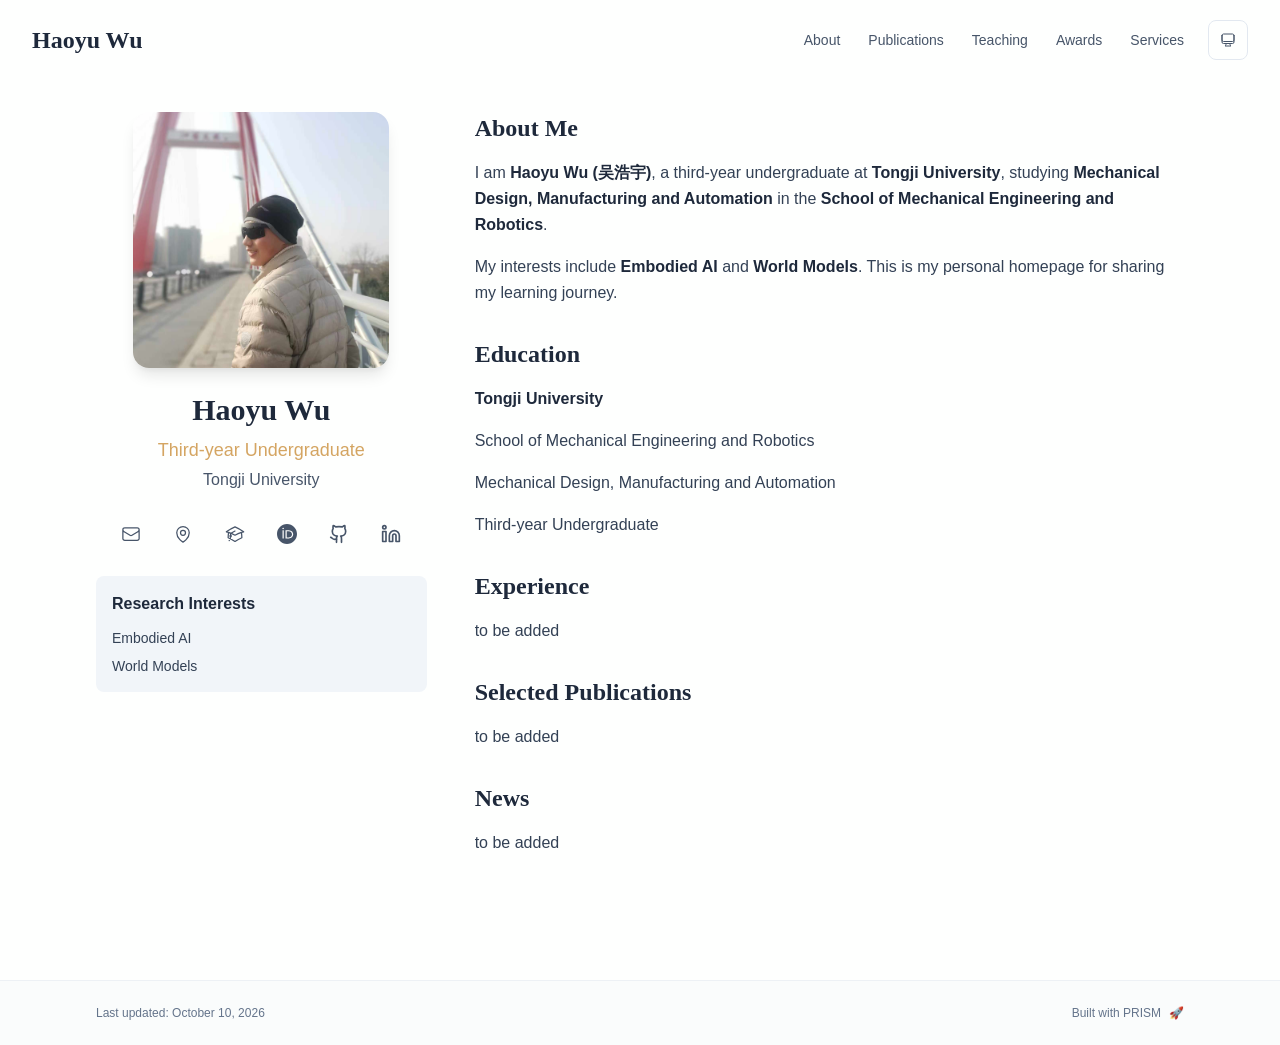
<file: index.html>
<!DOCTYPE html><html lang="en" class="scroll-smooth"><head><meta charSet="utf-8"/><meta name="viewport" content="width=device-width, initial-scale=1"/><link rel="preload" as="image" href="/portrait.jpg"/><link rel="stylesheet" href="/_next/static/css/a234213f5f651f10.css" data-precedence="next"/><link rel="preload" as="script" fetchPriority="low" href="/_next/static/chunks/webpack-679b75d1c4c2027c.js"/><script src="/_next/static/chunks/4bd1b696-70b6d399998de86a.js" async=""></script><script src="/_next/static/chunks/684-5aaa8290a129f299.js" async=""></script><script src="/_next/static/chunks/main-app-8d453df0017052e7.js" async=""></script><script src="/_next/static/chunks/461-a9a5d7b05a71d978.js" async=""></script><script src="/_next/static/chunks/874-6cc630662f3664af.js" async=""></script><script src="/_next/static/chunks/291-e39730cc9327e39b.js" async=""></script><script src="/_next/static/chunks/app/layout-1ccedda9f66ab20d.js" async=""></script><script src="/_next/static/chunks/178-595a94b9af1e67b5.js" async=""></script><script src="/_next/static/chunks/748-84df502d24ed20fb.js" async=""></script><script src="/_next/static/chunks/app/page-9cf89e2ef6bd6b18.js" async=""></script><link rel="icon" href="/favicon.svg" type="image/svg+xml"/><link rel="dns-prefetch" href="https://jialeliu.com"/><link rel="preconnect" href="https://jialeliu.com" crossorigin=""/><link rel="preload" as="font" type="font/woff2" href="https://jialeliu.com/fonts/georgiab.woff2" crossorigin=""/><script>
              try {
                const theme = localStorage.getItem('theme-storage');
                const parsed = theme ? JSON.parse(theme) : null;
                const setting = parsed?.state?.theme || 'system';
                const prefersDark = typeof window !== 'undefined' && window.matchMedia && window.matchMedia('(prefers-color-scheme: dark)').matches;
                const effective = setting === 'dark' ? 'dark' : (setting === 'light' ? 'light' : (prefersDark ? 'dark' : 'light'));
                var root = document.documentElement;
                root.classList.add(effective);
                root.setAttribute('data-theme', effective);
              } catch (e) {
                var root = document.documentElement;
                root.classList.add('light');
                root.setAttribute('data-theme', 'light');
              }
            </script><script>
    try {
      const cfg = {"enabled":false,"locales":["en"],"defaultLocale":"en","mode":"fixed","fixedLocale":"en","persist":false,"switcher":false,"labels":{"en":"en"}};
      const storageKey = 'locale-storage';
      const normalize = (value) => typeof value === 'string' ? value.trim().replace('_', '-').toLowerCase() : '';
      const matchLocale = (candidate) => {
        const normalized = normalize(candidate);
        if (!normalized) return null;
        if (cfg.locales.includes(normalized)) return normalized;
        const language = normalized.split('-')[0];
        if (cfg.locales.includes(language)) return language;
        return null;
      };

      let resolved = null;

      if (!cfg.enabled) {
        resolved = cfg.defaultLocale;
      } else if (cfg.persist) {
        resolved = matchLocale(localStorage.getItem(storageKey));
      }

      if (!resolved) {
        if (cfg.mode === 'fixed') {
          resolved = cfg.fixedLocale;
        } else {
          resolved = matchLocale(navigator.language);
        }
      }

      if (!resolved) {
        resolved = cfg.defaultLocale;
      }

      const root = document.documentElement;
      root.lang = resolved;
      root.setAttribute('data-locale', resolved);

      if (cfg.persist) {
        localStorage.setItem(storageKey, resolved);
      }
    } catch (e) {
      const root = document.documentElement;
      root.lang = 'en';
      root.setAttribute('data-locale', 'en');
    }
  </script><title>Haoyu Wu</title><meta name="description" content="Haoyu Wu&#x27;s personal learning homepage. Undergraduate at Tongji University interested in Embodied AI and World Models."/><meta name="author" content="Haoyu Wu"/><meta name="keywords" content="Haoyu Wu,Embodied AI,World Models,Tongji University"/><meta name="creator" content="Haoyu Wu"/><meta name="publisher" content="Haoyu Wu"/><meta property="og:title" content="Haoyu Wu"/><meta property="og:description" content="Haoyu Wu&#x27;s personal learning homepage. Undergraduate at Tongji University interested in Embodied AI and World Models."/><meta property="og:site_name" content="Haoyu Wu&#x27;s Personal Homepage"/><meta property="og:locale" content="en_US"/><meta property="og:type" content="website"/><meta name="twitter:card" content="summary"/><meta name="twitter:title" content="Haoyu Wu"/><meta name="twitter:description" content="Haoyu Wu&#x27;s personal learning homepage. Undergraduate at Tongji University interested in Embodied AI and World Models."/><link rel="icon" href="/favicon.svg"/><script>document.querySelectorAll('body link[rel="icon"], body link[rel="apple-touch-icon"]').forEach(el => document.head.appendChild(el))</script><script src="/_next/static/chunks/polyfills-42372ed130431b0a.js" noModule=""></script></head><body class="font-sans antialiased"><div style="visibility:hidden"><nav class="fixed top-0 left-0 right-0 z-50" data-headlessui-state=""><div class="transition-all duration-300 ease-out bg-transparent" style="transform:translateY(-100px)"><div class="max-w-7xl mx-auto px-4 sm:px-6 lg:px-8"><div class="flex justify-between items-center h-16 lg:h-20"><div class="flex-shrink-0" tabindex="0"><a class="text-xl lg:text-2xl font-serif font-semibold text-primary hover:text-accent transition-colors duration-200" href="/">Haoyu Wu</a></div><div class="hidden lg:block"><div class="ml-10 flex items-center space-x-3"><div class="relative flex items-baseline space-x-1"><a data-nav-href="/" class="relative px-3 py-2 text-sm font-medium rounded-lg transition-colors duration-150 text-primary" href="/">About</a><a data-nav-href="/publications" class="relative px-3 py-2 text-sm font-medium rounded-lg transition-colors duration-150 text-neutral-600" href="/publications/">Publications</a><a data-nav-href="/teaching" class="relative px-3 py-2 text-sm font-medium rounded-lg transition-colors duration-150 text-neutral-600" href="/teaching/">Teaching</a><a data-nav-href="/awards" class="relative px-3 py-2 text-sm font-medium rounded-lg transition-colors duration-150 text-neutral-600" href="/awards/">Awards</a><a data-nav-href="/services" class="relative px-3 py-2 text-sm font-medium rounded-lg transition-colors duration-150 text-neutral-600" href="/services/">Services</a></div><div class="flex items-center justify-center w-10 h-10 rounded-lg border border-neutral-200 dark:border-[rgba(148,163,184,0.24)] bg-background dark:bg-neutral-800"><div class="w-4 h-4 rounded-full bg-neutral-300 animate-pulse"></div></div></div></div><div class="lg:hidden flex items-center space-x-2"><div class="flex items-center justify-center w-10 h-10 rounded-lg border border-neutral-200 dark:border-[rgba(148,163,184,0.24)] bg-background dark:bg-neutral-800"><div class="w-4 h-4 rounded-full bg-neutral-300 animate-pulse"></div></div><button class="inline-flex items-center justify-center p-2 rounded-md text-neutral-600 hover:text-primary hover:bg-neutral-100 dark:hover:bg-neutral-800 focus:outline-none focus:ring-2 focus:ring-inset focus:ring-accent transition-colors duration-200" id="headlessui-disclosure-button-«R7pdb»" type="button" aria-expanded="false" data-headlessui-state=""><span class="sr-only">Open main menu</span><div><svg xmlns="http://www.w3.org/2000/svg" fill="none" viewBox="0 0 24 24" stroke-width="1.5" stroke="currentColor" aria-hidden="true" data-slot="icon" class="block h-6 w-6"><path stroke-linecap="round" stroke-linejoin="round" d="M3.75 6.75h16.5M3.75 12h16.5m-16.5 5.25h16.5"></path></svg></div></button></div></div></div></div></nav><main class="min-h-screen pt-16 lg:pt-20"><div class="max-w-6xl mx-auto px-4 sm:px-6 lg:px-8 py-8 bg-background min-h-screen"><div class="grid grid-cols-1 lg:grid-cols-3 gap-12"><div class="lg:col-span-1"><div class="sticky top-8" style="opacity:0;transform:translateY(20px)"><div class="w-64 h-64 mx-auto mb-6 rounded-2xl overflow-hidden shadow-lg hover:shadow-xl transition-all duration-200 hover:scale-105"><img alt="Haoyu Wu" width="256" height="256" decoding="async" data-nimg="1" class="w-full h-full object-cover object-[center_65%]" style="color:transparent" src="/portrait.jpg"/></div><div class="text-center mb-6"><h1 class="text-3xl font-serif font-bold text-primary mb-2">Haoyu Wu</h1><p class="text-lg text-accent font-medium mb-1">Third-year Undergraduate</p><p class="text-neutral-600 mb-2">Tongji University</p></div><div class="flex flex-wrap justify-center gap-3 sm:gap-4 mb-6 relative px-2"><div class="relative"><button class="p-2 sm:p-2 transition-colors duration-200 text-neutral-600 dark:text-neutral-400 hover:text-accent" aria-label="Email"><svg xmlns="http://www.w3.org/2000/svg" fill="none" viewBox="0 0 24 24" stroke-width="1.5" stroke="currentColor" aria-hidden="true" data-slot="icon" class="h-5 w-5"><path stroke-linecap="round" stroke-linejoin="round" d="M21.75 6.75v10.5a2.25 2.25 0 0 1-2.25 2.25h-15a2.25 2.25 0 0 1-2.25-2.25V6.75m19.5 0A2.25 2.25 0 0 0 19.5 4.5h-15a2.25 2.25 0 0 0-2.25 2.25m19.5 0v.243a2.25 2.25 0 0 1-1.07 1.916l-7.5 4.615a2.25 2.25 0 0 1-2.36 0L3.32 8.91a2.25 2.25 0 0 1-1.07-1.916V6.75"></path></svg></button></div><div class="relative"><button class="p-2 sm:p-2 transition-colors duration-200 text-neutral-600 dark:text-neutral-400 hover:text-accent" aria-label="Location"><svg xmlns="http://www.w3.org/2000/svg" fill="none" viewBox="0 0 24 24" stroke-width="1.5" stroke="currentColor" aria-hidden="true" data-slot="icon" class="h-5 w-5"><path stroke-linecap="round" stroke-linejoin="round" d="M15 10.5a3 3 0 1 1-6 0 3 3 0 0 1 6 0Z"></path><path stroke-linecap="round" stroke-linejoin="round" d="M19.5 10.5c0 7.142-7.5 11.25-7.5 11.25S4.5 17.642 4.5 10.5a7.5 7.5 0 1 1 15 0Z"></path></svg></button></div><div class="relative group"><button type="button" class="p-2 text-neutral-600 dark:text-neutral-400 hover:text-accent transition-colors duration-200" aria-label="Google Scholar: to be added"><svg xmlns="http://www.w3.org/2000/svg" fill="none" viewBox="0 0 24 24" stroke-width="1.5" stroke="currentColor" aria-hidden="true" data-slot="icon" class="h-5 w-5"><path stroke-linecap="round" stroke-linejoin="round" d="M4.26 10.147a60.438 60.438 0 0 0-.491 6.347A48.62 48.62 0 0 1 12 20.904a48.62 48.62 0 0 1 8.232-4.41 60.46 60.46 0 0 0-.491-6.347m-15.482 0a50.636 50.636 0 0 0-2.658-.813A59.906 59.906 0 0 1 12 3.493a59.903 59.903 0 0 1 10.399 5.84c-.896.248-1.783.52-2.658.814m-15.482 0A50.717 50.717 0 0 1 12 13.489a50.702 50.702 0 0 1 7.74-3.342M6.75 15a.75.75 0 1 0 0-1.5.75.75 0 0 0 0 1.5Zm0 0v-3.675A55.378 55.378 0 0 1 12 8.443m-7.007 11.55A5.981 5.981 0 0 0 6.75 15.75v-1.5"></path></svg></button><span class="absolute bottom-full left-1/2 -translate-x-1/2 mb-2 whitespace-nowrap rounded-lg bg-neutral-800 text-white px-3 py-2 text-xs opacity-0 group-hover:opacity-100 group-focus-within:opacity-100 pointer-events-none">Google Scholar<!-- -->: to be added</span></div><div class="relative group"><button type="button" class="p-2 text-neutral-600 dark:text-neutral-400 hover:text-accent transition-colors duration-200" aria-label="ORCID: to be added"><svg viewBox="0 0 24 24" fill="currentColor" class="h-5 w-5" xmlns="http://www.w3.org/2000/svg"><path d="M12 0C5.372 0 0 5.372 0 12s5.372 12 12 12 12-5.372 12-12S18.628 0 12 0zM7.369 4.378c.525 0 .947.431.947.947s-.422.947-.947.947a.95.95 0 0 1-.947-.947c0-.525.422-.947.947-.947zm-.722 3.038h1.444v10.041H6.647V7.416zm3.562 0h3.9c3.712 0 5.344 2.653 5.344 5.025 0 2.578-2.016 5.025-5.325 5.025h-3.919V7.416zm1.444 1.303v7.444h2.297c3.272 0 4.022-2.484 4.022-3.722 0-2.016-1.284-3.722-4.097-3.722h-2.222z"></path></svg></button><span class="absolute bottom-full left-1/2 -translate-x-1/2 mb-2 whitespace-nowrap rounded-lg bg-neutral-800 text-white px-3 py-2 text-xs opacity-0 group-hover:opacity-100 group-focus-within:opacity-100 pointer-events-none">ORCID<!-- -->: to be added</span></div><a href="https://github.com/HaoyuWu-why" target="_blank" rel="noopener noreferrer" class="p-2 sm:p-2 text-neutral-600 dark:text-neutral-400 hover:text-accent transition-colors duration-200" aria-label="GitHub"><svg xmlns="http://www.w3.org/2000/svg" width="24" height="24" viewBox="0 0 24 24" fill="none" stroke="currentColor" stroke-width="2" stroke-linecap="round" stroke-linejoin="round" class="lucide lucide-github h-5 w-5" aria-hidden="true"><path d="M15 22v-4a4.8 4.8 0 0 0-1-3.5c3 0 6-2 6-5.5.08-1.25-.27-2.48-1-3.5.28-1.15.28-2.35 0-3.5 0 0-1 0-3 1.5-2.64-.5-5.36-.5-8 0C6 2 5 2 5 2c-.3 1.15-.3 2.35 0 3.5A5.403 5.403 0 0 0 4 9c0 3.5 3 5.5 6 5.5-.39.49-.68 1.05-.85 1.65-.17.6-.22 1.23-.15 1.85v4"></path><path d="M9 18c-4.51 2-5-2-7-2"></path></svg></a><div class="relative group"><button type="button" class="p-2 text-neutral-600 dark:text-neutral-400 hover:text-accent transition-colors duration-200" aria-label="LinkedIn: to be added"><svg xmlns="http://www.w3.org/2000/svg" width="24" height="24" viewBox="0 0 24 24" fill="none" stroke="currentColor" stroke-width="2" stroke-linecap="round" stroke-linejoin="round" class="lucide lucide-linkedin h-5 w-5" aria-hidden="true"><path d="M16 8a6 6 0 0 1 6 6v7h-4v-7a2 2 0 0 0-2-2 2 2 0 0 0-2 2v7h-4v-7a6 6 0 0 1 6-6z"></path><rect width="4" height="12" x="2" y="9"></rect><circle cx="4" cy="4" r="2"></circle></svg></button><span class="absolute bottom-full left-1/2 -translate-x-1/2 mb-2 whitespace-nowrap rounded-lg bg-neutral-800 text-white px-3 py-2 text-xs opacity-0 group-hover:opacity-100 group-focus-within:opacity-100 pointer-events-none">LinkedIn<!-- -->: to be added</span></div></div><div class="bg-neutral-100 dark:bg-neutral-800 rounded-lg p-4 mb-6 hover:shadow-lg transition-all duration-200 hover:scale-[1.02]"><h3 class="font-semibold text-primary mb-3">Research Interests</h3><div class="space-y-2 text-sm text-neutral-700 dark:text-neutral-500"><div>Embodied AI</div><div>World Models</div></div></div></div></div><div class="lg:col-span-2 space-y-8"><section id="about" class="scroll-mt-24 space-y-8"><section style="opacity:0;transform:translateY(20px)"><h2 class="text-2xl font-serif font-bold text-primary mb-4">About Me</h2><div class="text-neutral-700 dark:text-neutral-600 leading-relaxed"><p class="mb-4 last:mb-0">I am <strong class="font-semibold text-primary">Haoyu Wu (吴浩宇)</strong>, a third-year undergraduate at <strong class="font-semibold text-primary">Tongji University</strong>, studying <strong class="font-semibold text-primary">Mechanical Design, Manufacturing and Automation</strong> in the <strong class="font-semibold text-primary">School of Mechanical Engineering and Robotics</strong>.</p>
<p class="mb-4 last:mb-0">My interests include <strong class="font-semibold text-primary">Embodied AI</strong> and <strong class="font-semibold text-primary">World Models</strong>. This is my personal homepage for sharing my learning journey.</p></div></section><section style="opacity:0;transform:translateY(20px)"><h2 class="text-2xl font-serif font-bold text-primary mb-4">Education</h2><div class="text-neutral-700 dark:text-neutral-600 leading-relaxed"><p class="mb-4 last:mb-0"><strong class="font-semibold text-primary">Tongji University</strong></p>
<p class="mb-4 last:mb-0">School of Mechanical Engineering and Robotics</p>
<p class="mb-4 last:mb-0">Mechanical Design, Manufacturing and Automation</p>
<p class="mb-4 last:mb-0">Third-year Undergraduate</p></div></section><section style="opacity:0;transform:translateY(20px)"><h2 class="text-2xl font-serif font-bold text-primary mb-4">Experience</h2><div class="text-neutral-700 dark:text-neutral-600 leading-relaxed"><p class="mb-4 last:mb-0">to be added</p></div></section><section style="opacity:0;transform:translateY(20px)"><h2 class="text-2xl font-serif font-bold text-primary mb-4">Selected Publications</h2><div class="text-neutral-700 dark:text-neutral-600 leading-relaxed"><p class="mb-4 last:mb-0">to be added</p></div></section><section style="opacity:0;transform:translateY(20px)"><h2 class="text-2xl font-serif font-bold text-primary mb-4">News</h2><div class="text-neutral-700 dark:text-neutral-600 leading-relaxed"><p class="mb-4 last:mb-0">to be added</p></div></section></section></div></div></div><!--$--><!--/$--><!--$--><!--/$--></main><footer class="border-t border-neutral-200/50 bg-neutral-50/50 dark:bg-neutral-900/50 dark:border-neutral-700/50"><div class="max-w-6xl mx-auto px-4 sm:px-6 lg:px-8 py-6"><div class="flex flex-col sm:flex-row justify-between items-center gap-2"><p class="text-xs text-neutral-500">Last updated<!-- -->: <!-- -->October 10, 2026</p><p class="text-xs text-neutral-500 flex items-center"><a href="https://github.com/xyjoey/PRISM" target="_blank" rel="noopener noreferrer">Built with PRISM</a><span class="ml-2">🚀</span></p></div></div></footer></div><script src="/_next/static/chunks/webpack-679b75d1c4c2027c.js" async=""></script><script>(self.__next_f=self.__next_f||[]).push([0])</script><script>self.__next_f.push([1,"1:\"$Sreact.fragment\"\n3:I[3719,[\"461\",\"static/chunks/461-a9a5d7b05a71d978.js\",\"874\",\"static/chunks/874-6cc630662f3664af.js\",\"291\",\"static/chunks/291-e39730cc9327e39b.js\",\"177\",\"static/chunks/app/layout-1ccedda9f66ab20d.js\"],\"ThemeProvider\"]\n4:I[310,[\"461\",\"static/chunks/461-a9a5d7b05a71d978.js\",\"874\",\"static/chunks/874-6cc630662f3664af.js\",\"291\",\"static/chunks/291-e39730cc9327e39b.js\",\"177\",\"static/chunks/app/layout-1ccedda9f66ab20d.js\"],\"LocaleProvider\"]\n5:I[4574,[\"461\",\"static/chunks/461-a9a5d7b05a71d978.js\",\"874\",\"static/chunks/874-6cc630662f3664af.js\",\"291\",\"static/chunks/291-e39730cc9327e39b.js\",\"177\",\"static/chunks/app/layout-1ccedda9f66ab20d.js\"],\"default\"]\n6:I[7555,[],\"\"]\n7:I[1295,[],\"\"]\n8:I[2548,[\"461\",\"static/chunks/461-a9a5d7b05a71d978.js\",\"874\",\"static/chunks/874-6cc630662f3664af.js\",\"291\",\"static/chunks/291-e39730cc9327e39b.js\",\"177\",\"static/chunks/app/layout-1ccedda9f66ab20d.js\"],\"default\"]\n9:I[6613,[\"461\",\"static/chunks/461-a9a5d7b05a71d978.js\",\"178\",\"static/chunks/178-595a94b9af1e67b5.js\",\"874\",\"static/chunks/874-6cc630662f3664af.js\",\"748\",\"static/chunks/748-84df502d24ed20fb.js\",\"974\",\"static/chunks/app/page-9cf89e2ef6bd6b18.js\"],\"default\"]\na:I[9665,[],\"MetadataBoundary\"]\nc:I[9665,[],\"OutletBoundary\"]\nf:I[4911,[],\"AsyncMetadataOutlet\"]\n11:I[9665,[],\"ViewportBoundary\"]\n13:I[6614,[],\"\"]\n:HL[\"/_next/static/css/a234213f5f651f10.css\",\"style\"]\n2:T5c3,\n    try {\n      const cfg = {\"enabled\":false,\"locales\":[\"en\"],\"defaultLocale\":\"en\",\"mode\":\"fixed\",\"fixedLocale\":\"en\",\"persist\":false,\"switcher\":false,\"labels\":{\"en\":\"en\"}};\n      const storageKey = 'locale-storage';\n      const normalize = (value) =\u003e typeof value === 'string' ? value.trim().replace('_', '-').toLowerCase() : '';\n      const matchLocale = (candidate) =\u003e {\n        const normalized = normalize(candidate);\n        if (!normalized) return null;\n        if (cfg.locales.includes(normalized)) return normalized;\n        const language = normalized.split('-')[0];\n        if (cfg.locales.includes(language)) return language;\n        return null;\n      }"])</script><script>self.__next_f.push([1,";\n\n      let resolved = null;\n\n      if (!cfg.enabled) {\n        resolved = cfg.defaultLocale;\n      } else if (cfg.persist) {\n        resolved = matchLocale(localStorage.getItem(storageKey));\n      }\n\n      if (!resolved) {\n        if (cfg.mode === 'fixed') {\n          resolved = cfg.fixedLocale;\n        } else {\n          resolved = matchLocale(navigator.language);\n        }\n      }\n\n      if (!resolved) {\n        resolved = cfg.defaultLocale;\n      }\n\n      const root = document.documentElement;\n      root.lang = resolved;\n      root.setAttribute('data-locale', resolved);\n\n      if (cfg.persist) {\n        localStorage.setItem(storageKey, resolved);\n      }\n    } catch (e) {\n      const root = document.documentElement;\n      root.lang = 'en';\n      root.setAttribute('data-locale', 'en');\n    }\n  "])</script><script>self.__next_f.push([1,"0:{\"P\":null,\"b\":\"7tWhy8pVtEbIUaK4HqWk4\",\"p\":\"\",\"c\":[\"\",\"\"],\"i\":false,\"f\":[[[\"\",{\"children\":[\"__PAGE__\",{}]},\"$undefined\",\"$undefined\",true],[\"\",[\"$\",\"$1\",\"c\",{\"children\":[[[\"$\",\"link\",\"0\",{\"rel\":\"stylesheet\",\"href\":\"/_next/static/css/a234213f5f651f10.css\",\"precedence\":\"next\",\"crossOrigin\":\"$undefined\",\"nonce\":\"$undefined\"}]],[\"$\",\"html\",null,{\"lang\":\"en\",\"className\":\"scroll-smooth\",\"suppressHydrationWarning\":true,\"children\":[[\"$\",\"head\",null,{\"children\":[[\"$\",\"link\",null,{\"rel\":\"icon\",\"href\":\"/favicon.svg\",\"type\":\"image/svg+xml\"}],[\"$\",\"link\",null,{\"rel\":\"dns-prefetch\",\"href\":\"https://jialeliu.com\"}],[\"$\",\"link\",null,{\"rel\":\"preconnect\",\"href\":\"https://jialeliu.com\",\"crossOrigin\":\"\"}],[\"$\",\"link\",null,{\"rel\":\"preload\",\"as\":\"font\",\"type\":\"font/woff2\",\"href\":\"https://jialeliu.com/fonts/georgiab.woff2\",\"crossOrigin\":\"\"}],[\"$\",\"script\",null,{\"dangerouslySetInnerHTML\":{\"__html\":\"\\n              try {\\n                const theme = localStorage.getItem('theme-storage');\\n                const parsed = theme ? JSON.parse(theme) : null;\\n                const setting = parsed?.state?.theme || 'system';\\n                const prefersDark = typeof window !== 'undefined' \u0026\u0026 window.matchMedia \u0026\u0026 window.matchMedia('(prefers-color-scheme: dark)').matches;\\n                const effective = setting === 'dark' ? 'dark' : (setting === 'light' ? 'light' : (prefersDark ? 'dark' : 'light'));\\n                var root = document.documentElement;\\n                root.classList.add(effective);\\n                root.setAttribute('data-theme', effective);\\n              } catch (e) {\\n                var root = document.documentElement;\\n                root.classList.add('light');\\n                root.setAttribute('data-theme', 'light');\\n              }\\n            \"}}],[\"$\",\"script\",null,{\"dangerouslySetInnerHTML\":{\"__html\":\"$2\"}}]]}],[\"$\",\"body\",null,{\"className\":\"font-sans antialiased\",\"children\":[\"$\",\"$L3\",null,{\"children\":[\"$\",\"$L4\",null,{\"config\":{\"enabled\":false,\"locales\":[\"en\"],\"defaultLocale\":\"en\",\"mode\":\"fixed\",\"fixedLocale\":\"en\",\"persist\":false,\"switcher\":false,\"labels\":{\"en\":\"en\"}},\"children\":[[\"$\",\"$L5\",null,{\"items\":[{\"title\":\"About\",\"type\":\"page\",\"target\":\"about\",\"href\":\"/\"},{\"title\":\"Publications\",\"type\":\"page\",\"target\":\"publications\",\"href\":\"/publications\"},{\"title\":\"Teaching\",\"type\":\"page\",\"target\":\"teaching\",\"href\":\"/teaching\"},{\"title\":\"Awards\",\"type\":\"page\",\"target\":\"awards\",\"href\":\"/awards\"},{\"title\":\"Services\",\"type\":\"page\",\"target\":\"services\",\"href\":\"/services\"}],\"siteTitle\":\"Haoyu Wu\",\"enableOnePageMode\":false,\"i18n\":\"$0:f:0:1:1:props:children:1:props:children:1:props:children:props:children:props:config\",\"itemsByLocale\":{\"en\":[{\"title\":\"About\",\"type\":\"page\",\"target\":\"about\",\"href\":\"/\"},{\"title\":\"Publications\",\"type\":\"page\",\"target\":\"publications\",\"href\":\"/publications\"},{\"title\":\"Teaching\",\"type\":\"page\",\"target\":\"teaching\",\"href\":\"/teaching\"},{\"title\":\"Awards\",\"type\":\"page\",\"target\":\"awards\",\"href\":\"/awards\"},{\"title\":\"Services\",\"type\":\"page\",\"target\":\"services\",\"href\":\"/services\"}]},\"siteTitleByLocale\":{\"en\":\"Haoyu Wu\"}}],[\"$\",\"main\",null,{\"className\":\"min-h-screen pt-16 lg:pt-20\",\"children\":[\"$\",\"$L6\",null,{\"parallelRouterKey\":\"children\",\"error\":\"$undefined\",\"errorStyles\":\"$undefined\",\"errorScripts\":\"$undefined\",\"template\":[\"$\",\"$L7\",null,{}],\"templateStyles\":\"$undefined\",\"templateScripts\":\"$undefined\",\"notFound\":[[[\"$\",\"title\",null,{\"children\":\"404: This page could not be found.\"}],[\"$\",\"div\",null,{\"style\":{\"fontFamily\":\"system-ui,\\\"Segoe UI\\\",Roboto,Helvetica,Arial,sans-serif,\\\"Apple Color Emoji\\\",\\\"Segoe UI Emoji\\\"\",\"height\":\"100vh\",\"textAlign\":\"center\",\"display\":\"flex\",\"flexDirection\":\"column\",\"alignItems\":\"center\",\"justifyContent\":\"center\"},\"children\":[\"$\",\"div\",null,{\"children\":[[\"$\",\"style\",null,{\"dangerouslySetInnerHTML\":{\"__html\":\"body{color:#000;background:#fff;margin:0}.next-error-h1{border-right:1px solid rgba(0,0,0,.3)}@media (prefers-color-scheme:dark){body{color:#fff;background:#000}.next-error-h1{border-right:1px solid rgba(255,255,255,.3)}}\"}}],[\"$\",\"h1\",null,{\"className\":\"next-error-h1\",\"style\":{\"display\":\"inline-block\",\"margin\":\"0 20px 0 0\",\"padding\":\"0 23px 0 0\",\"fontSize\":24,\"fontWeight\":500,\"verticalAlign\":\"top\",\"lineHeight\":\"49px\"},\"children\":404}],[\"$\",\"div\",null,{\"style\":{\"display\":\"inline-block\"},\"children\":[\"$\",\"h2\",null,{\"style\":{\"fontSize\":14,\"fontWeight\":400,\"lineHeight\":\"49px\",\"margin\":0},\"children\":\"This page could not be found.\"}]}]]}]}]],[]],\"forbidden\":\"$undefined\",\"unauthorized\":\"$undefined\"}]}],[\"$\",\"$L8\",null,{\"lastUpdated\":\"October 10, 2026\",\"lastUpdatedByLocale\":{\"en\":\"October 10, 2026\"},\"defaultLocale\":\"en\"}]]}]}]}]]}]]}],{\"children\":[\"__PAGE__\",[\"$\",\"$1\",\"c\",{\"children\":[[\"$\",\"$L9\",null,{\"dataByLocale\":{\"en\":{\"author\":{\"name\":\"Haoyu Wu\",\"title\":\"Third-year Undergraduate\",\"institution\":\"Tongji University\",\"avatar\":\"/portrait.jpg\"},\"social\":{\"email\":\"2450674@tongji.edu.cn\",\"github\":\"https://github.com/HaoyuWu-why\",\"location\":\"to be added\",\"location_details\":[\"to be added\"],\"google_scholar\":\"to be added\",\"orcid\":\"to be added\",\"linkedin\":\"to be added\"},\"features\":{\"enable_likes\":false,\"enable_one_page_mode\":false},\"enableOnePageMode\":false,\"researchInterests\":[\"Embodied AI\",\"World Models\"],\"pagesToShow\":[{\"type\":\"about\",\"id\":\"about\",\"sections\":[{\"id\":\"about\",\"type\":\"markdown\",\"source\":\"bio.md\",\"title\":\"About Me\",\"content\":\"I am **Haoyu Wu (吴浩宇)**, a third-year undergraduate at **Tongji University**, studying **Mechanical Design, Manufacturing and Automation** in the **School of Mechanical Engineering and Robotics**.\\n\\nMy interests include **Embodied AI** and **World Models**. This is my personal homepage for sharing my learning journey.\\n\"},{\"id\":\"education\",\"type\":\"markdown\",\"source\":\"education.md\",\"title\":\"Education\",\"content\":\"**Tongji University**\\n\\nSchool of Mechanical Engineering and Robotics\\n\\nMechanical Design, Manufacturing and Automation\\n\\nThird-year Undergraduate\\n\"},{\"id\":\"experience\",\"type\":\"markdown\",\"source\":\"experience.md\",\"title\":\"Experience\",\"content\":\"to be added\\n\"},{\"id\":\"featured_publications\",\"type\":\"markdown\",\"source\":\"placeholder.md\",\"title\":\"Selected Publications\",\"content\":\"to be added\\n\"},{\"id\":\"news\",\"type\":\"markdown\",\"source\":\"placeholder.md\",\"title\":\"News\",\"content\":\"to be added\\n\"}]}]}},\"defaultLocale\":\"en\"}],[\"$\",\"$La\",null,{\"children\":\"$Lb\"}],null,[\"$\",\"$Lc\",null,{\"children\":[\"$Ld\",\"$Le\",[\"$\",\"$Lf\",null,{\"promise\":\"$@10\"}]]}]]}],{},null,false]},null,false],[\"$\",\"$1\",\"h\",{\"children\":[null,[\"$\",\"$1\",\"VHaymoGQ6OiPjOZybPx7j\",{\"children\":[[\"$\",\"$L11\",null,{\"children\":\"$L12\"}],null]}],null]}],false]],\"m\":\"$undefined\",\"G\":[\"$13\",\"$undefined\"],\"s\":false,\"S\":true}\n"])</script><script>self.__next_f.push([1,"14:\"$Sreact.suspense\"\n15:I[4911,[],\"AsyncMetadata\"]\nb:[\"$\",\"$14\",null,{\"fallback\":null,\"children\":[\"$\",\"$L15\",null,{\"promise\":\"$@16\"}]}]\n"])</script><script>self.__next_f.push([1,"e:null\n"])</script><script>self.__next_f.push([1,"12:[[\"$\",\"meta\",\"0\",{\"charSet\":\"utf-8\"}],[\"$\",\"meta\",\"1\",{\"name\":\"viewport\",\"content\":\"width=device-width, initial-scale=1\"}]]\nd:null\n"])</script><script>self.__next_f.push([1,"16:{\"metadata\":[[\"$\",\"title\",\"0\",{\"children\":\"Haoyu Wu\"}],[\"$\",\"meta\",\"1\",{\"name\":\"description\",\"content\":\"Haoyu Wu's personal learning homepage. Undergraduate at Tongji University interested in Embodied AI and World Models.\"}],[\"$\",\"meta\",\"2\",{\"name\":\"author\",\"content\":\"Haoyu Wu\"}],[\"$\",\"meta\",\"3\",{\"name\":\"keywords\",\"content\":\"Haoyu Wu,Embodied AI,World Models,Tongji University\"}],[\"$\",\"meta\",\"4\",{\"name\":\"creator\",\"content\":\"Haoyu Wu\"}],[\"$\",\"meta\",\"5\",{\"name\":\"publisher\",\"content\":\"Haoyu Wu\"}],[\"$\",\"meta\",\"6\",{\"property\":\"og:title\",\"content\":\"Haoyu Wu\"}],[\"$\",\"meta\",\"7\",{\"property\":\"og:description\",\"content\":\"Haoyu Wu's personal learning homepage. Undergraduate at Tongji University interested in Embodied AI and World Models.\"}],[\"$\",\"meta\",\"8\",{\"property\":\"og:site_name\",\"content\":\"Haoyu Wu's Personal Homepage\"}],[\"$\",\"meta\",\"9\",{\"property\":\"og:locale\",\"content\":\"en_US\"}],[\"$\",\"meta\",\"10\",{\"property\":\"og:type\",\"content\":\"website\"}],[\"$\",\"meta\",\"11\",{\"name\":\"twitter:card\",\"content\":\"summary\"}],[\"$\",\"meta\",\"12\",{\"name\":\"twitter:title\",\"content\":\"Haoyu Wu\"}],[\"$\",\"meta\",\"13\",{\"name\":\"twitter:description\",\"content\":\"Haoyu Wu's personal learning homepage. Undergraduate at Tongji University interested in Embodied AI and World Models.\"}],[\"$\",\"link\",\"14\",{\"rel\":\"icon\",\"href\":\"/favicon.svg\"}]],\"error\":null,\"digest\":\"$undefined\"}\n10:{\"metadata\":\"$16:metadata\",\"error\":null,\"digest\":\"$undefined\"}\n"])</script></body></html>
</file>
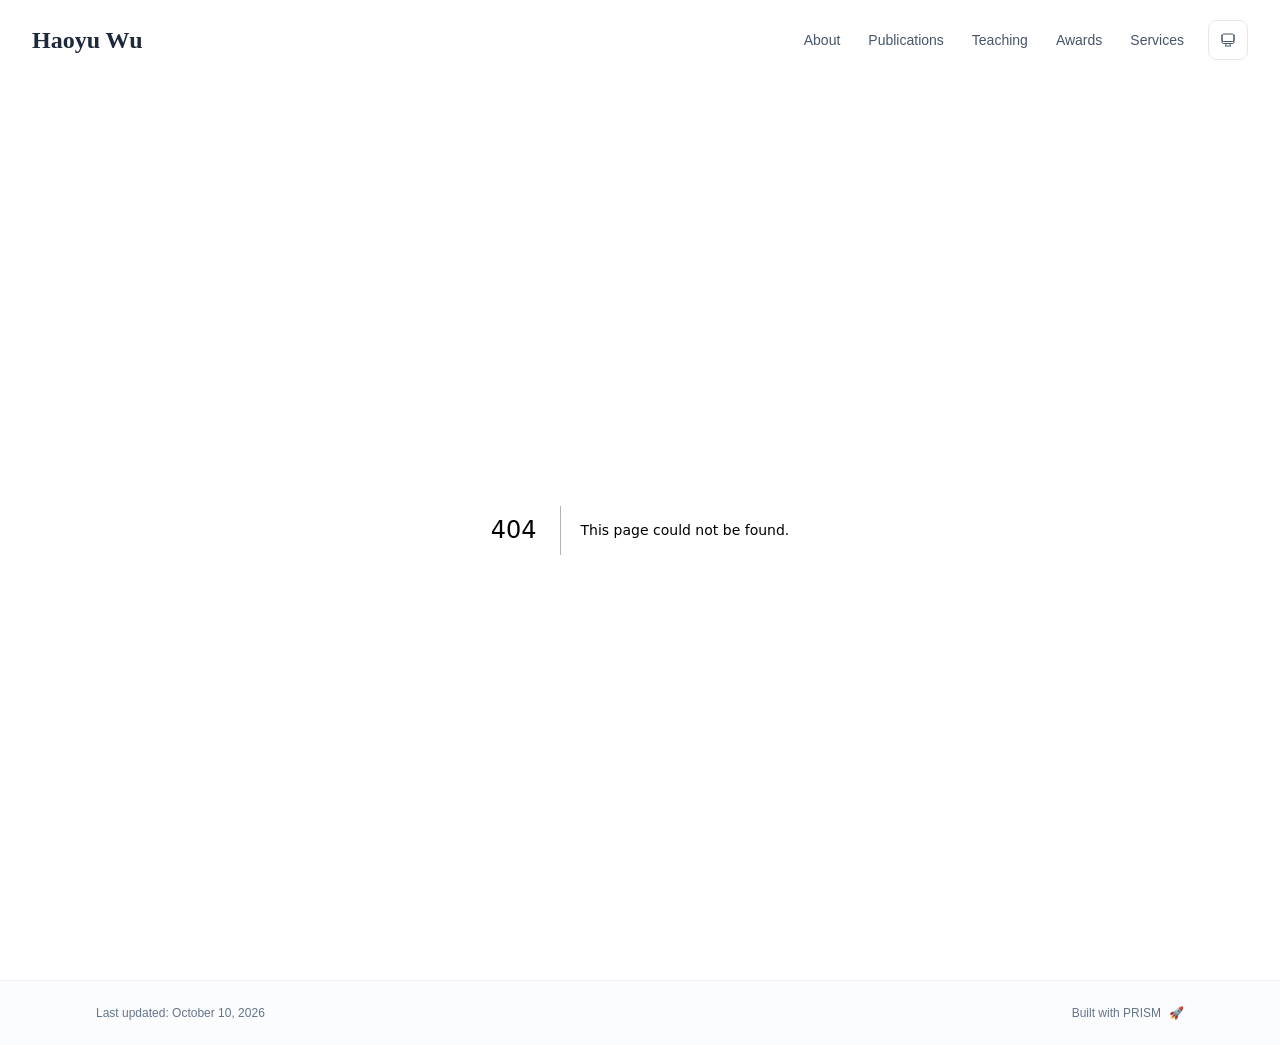
<file: 404/index.html>
<!DOCTYPE html><html lang="en" class="scroll-smooth"><head><meta charSet="utf-8"/><meta name="viewport" content="width=device-width, initial-scale=1"/><link rel="stylesheet" href="/_next/static/css/a234213f5f651f10.css" data-precedence="next"/><link rel="preload" as="script" fetchPriority="low" href="/_next/static/chunks/webpack-679b75d1c4c2027c.js"/><script src="/_next/static/chunks/4bd1b696-70b6d399998de86a.js" async=""></script><script src="/_next/static/chunks/684-5aaa8290a129f299.js" async=""></script><script src="/_next/static/chunks/main-app-8d453df0017052e7.js" async=""></script><script src="/_next/static/chunks/461-a9a5d7b05a71d978.js" async=""></script><script src="/_next/static/chunks/874-6cc630662f3664af.js" async=""></script><script src="/_next/static/chunks/291-e39730cc9327e39b.js" async=""></script><script src="/_next/static/chunks/app/layout-1ccedda9f66ab20d.js" async=""></script><meta name="robots" content="noindex"/><title>404: This page could not be found.</title><link rel="icon" href="/favicon.svg" type="image/svg+xml"/><link rel="dns-prefetch" href="https://jialeliu.com"/><link rel="preconnect" href="https://jialeliu.com" crossorigin=""/><link rel="preload" as="font" type="font/woff2" href="https://jialeliu.com/fonts/georgiab.woff2" crossorigin=""/><script>
              try {
                const theme = localStorage.getItem('theme-storage');
                const parsed = theme ? JSON.parse(theme) : null;
                const setting = parsed?.state?.theme || 'system';
                const prefersDark = typeof window !== 'undefined' && window.matchMedia && window.matchMedia('(prefers-color-scheme: dark)').matches;
                const effective = setting === 'dark' ? 'dark' : (setting === 'light' ? 'light' : (prefersDark ? 'dark' : 'light'));
                var root = document.documentElement;
                root.classList.add(effective);
                root.setAttribute('data-theme', effective);
              } catch (e) {
                var root = document.documentElement;
                root.classList.add('light');
                root.setAttribute('data-theme', 'light');
              }
            </script><script>
    try {
      const cfg = {"enabled":false,"locales":["en"],"defaultLocale":"en","mode":"fixed","fixedLocale":"en","persist":false,"switcher":false,"labels":{"en":"en"}};
      const storageKey = 'locale-storage';
      const normalize = (value) => typeof value === 'string' ? value.trim().replace('_', '-').toLowerCase() : '';
      const matchLocale = (candidate) => {
        const normalized = normalize(candidate);
        if (!normalized) return null;
        if (cfg.locales.includes(normalized)) return normalized;
        const language = normalized.split('-')[0];
        if (cfg.locales.includes(language)) return language;
        return null;
      };

      let resolved = null;

      if (!cfg.enabled) {
        resolved = cfg.defaultLocale;
      } else if (cfg.persist) {
        resolved = matchLocale(localStorage.getItem(storageKey));
      }

      if (!resolved) {
        if (cfg.mode === 'fixed') {
          resolved = cfg.fixedLocale;
        } else {
          resolved = matchLocale(navigator.language);
        }
      }

      if (!resolved) {
        resolved = cfg.defaultLocale;
      }

      const root = document.documentElement;
      root.lang = resolved;
      root.setAttribute('data-locale', resolved);

      if (cfg.persist) {
        localStorage.setItem(storageKey, resolved);
      }
    } catch (e) {
      const root = document.documentElement;
      root.lang = 'en';
      root.setAttribute('data-locale', 'en');
    }
  </script><title>Haoyu Wu</title><meta name="description" content="Haoyu Wu&#x27;s personal learning homepage. Undergraduate at Tongji University interested in Embodied AI and World Models."/><meta name="author" content="Haoyu Wu"/><meta name="keywords" content="Haoyu Wu,Embodied AI,World Models,Tongji University"/><meta name="creator" content="Haoyu Wu"/><meta name="publisher" content="Haoyu Wu"/><meta property="og:title" content="Haoyu Wu"/><meta property="og:description" content="Haoyu Wu&#x27;s personal learning homepage. Undergraduate at Tongji University interested in Embodied AI and World Models."/><meta property="og:site_name" content="Haoyu Wu&#x27;s Personal Homepage"/><meta property="og:locale" content="en_US"/><meta property="og:type" content="website"/><meta name="twitter:card" content="summary"/><meta name="twitter:title" content="Haoyu Wu"/><meta name="twitter:description" content="Haoyu Wu&#x27;s personal learning homepage. Undergraduate at Tongji University interested in Embodied AI and World Models."/><link rel="icon" href="/favicon.svg"/><script>document.querySelectorAll('body link[rel="icon"], body link[rel="apple-touch-icon"]').forEach(el => document.head.appendChild(el))</script><script src="/_next/static/chunks/polyfills-42372ed130431b0a.js" noModule=""></script></head><body class="font-sans antialiased"><div style="visibility:hidden"><nav class="fixed top-0 left-0 right-0 z-50" data-headlessui-state=""><div class="transition-all duration-300 ease-out bg-transparent" style="transform:translateY(-100px)"><div class="max-w-7xl mx-auto px-4 sm:px-6 lg:px-8"><div class="flex justify-between items-center h-16 lg:h-20"><div class="flex-shrink-0" tabindex="0"><a class="text-xl lg:text-2xl font-serif font-semibold text-primary hover:text-accent transition-colors duration-200" href="/">Haoyu Wu</a></div><div class="hidden lg:block"><div class="ml-10 flex items-center space-x-3"><div class="relative flex items-baseline space-x-1"><a data-nav-href="/" class="relative px-3 py-2 text-sm font-medium rounded-lg transition-colors duration-150 text-neutral-600" href="/">About</a><a data-nav-href="/publications" class="relative px-3 py-2 text-sm font-medium rounded-lg transition-colors duration-150 text-neutral-600" href="/publications/">Publications</a><a data-nav-href="/teaching" class="relative px-3 py-2 text-sm font-medium rounded-lg transition-colors duration-150 text-neutral-600" href="/teaching/">Teaching</a><a data-nav-href="/awards" class="relative px-3 py-2 text-sm font-medium rounded-lg transition-colors duration-150 text-neutral-600" href="/awards/">Awards</a><a data-nav-href="/services" class="relative px-3 py-2 text-sm font-medium rounded-lg transition-colors duration-150 text-neutral-600" href="/services/">Services</a></div><div class="flex items-center justify-center w-10 h-10 rounded-lg border border-neutral-200 dark:border-[rgba(148,163,184,0.24)] bg-background dark:bg-neutral-800"><div class="w-4 h-4 rounded-full bg-neutral-300 animate-pulse"></div></div></div></div><div class="lg:hidden flex items-center space-x-2"><div class="flex items-center justify-center w-10 h-10 rounded-lg border border-neutral-200 dark:border-[rgba(148,163,184,0.24)] bg-background dark:bg-neutral-800"><div class="w-4 h-4 rounded-full bg-neutral-300 animate-pulse"></div></div><button class="inline-flex items-center justify-center p-2 rounded-md text-neutral-600 hover:text-primary hover:bg-neutral-100 dark:hover:bg-neutral-800 focus:outline-none focus:ring-2 focus:ring-inset focus:ring-accent transition-colors duration-200" id="headlessui-disclosure-button-«R7pdb»" type="button" aria-expanded="false" data-headlessui-state=""><span class="sr-only">Open main menu</span><div><svg xmlns="http://www.w3.org/2000/svg" fill="none" viewBox="0 0 24 24" stroke-width="1.5" stroke="currentColor" aria-hidden="true" data-slot="icon" class="block h-6 w-6"><path stroke-linecap="round" stroke-linejoin="round" d="M3.75 6.75h16.5M3.75 12h16.5m-16.5 5.25h16.5"></path></svg></div></button></div></div></div></div></nav><main class="min-h-screen pt-16 lg:pt-20"><div style="font-family:system-ui,&quot;Segoe UI&quot;,Roboto,Helvetica,Arial,sans-serif,&quot;Apple Color Emoji&quot;,&quot;Segoe UI Emoji&quot;;height:100vh;text-align:center;display:flex;flex-direction:column;align-items:center;justify-content:center"><div><style>body{color:#000;background:#fff;margin:0}.next-error-h1{border-right:1px solid rgba(0,0,0,.3)}@media (prefers-color-scheme:dark){body{color:#fff;background:#000}.next-error-h1{border-right:1px solid rgba(255,255,255,.3)}}</style><h1 class="next-error-h1" style="display:inline-block;margin:0 20px 0 0;padding:0 23px 0 0;font-size:24px;font-weight:500;vertical-align:top;line-height:49px">404</h1><div style="display:inline-block"><h2 style="font-size:14px;font-weight:400;line-height:49px;margin:0">This page could not be found.</h2></div></div></div><!--$--><!--/$--><!--$--><!--/$--></main><footer class="border-t border-neutral-200/50 bg-neutral-50/50 dark:bg-neutral-900/50 dark:border-neutral-700/50"><div class="max-w-6xl mx-auto px-4 sm:px-6 lg:px-8 py-6"><div class="flex flex-col sm:flex-row justify-between items-center gap-2"><p class="text-xs text-neutral-500">Last updated<!-- -->: <!-- -->October 10, 2026</p><p class="text-xs text-neutral-500 flex items-center"><a href="https://github.com/xyjoey/PRISM" target="_blank" rel="noopener noreferrer">Built with PRISM</a><span class="ml-2">🚀</span></p></div></div></footer></div><script src="/_next/static/chunks/webpack-679b75d1c4c2027c.js" async=""></script><script>(self.__next_f=self.__next_f||[]).push([0])</script><script>self.__next_f.push([1,"1:\"$Sreact.fragment\"\n3:I[3719,[\"461\",\"static/chunks/461-a9a5d7b05a71d978.js\",\"874\",\"static/chunks/874-6cc630662f3664af.js\",\"291\",\"static/chunks/291-e39730cc9327e39b.js\",\"177\",\"static/chunks/app/layout-1ccedda9f66ab20d.js\"],\"ThemeProvider\"]\n4:I[310,[\"461\",\"static/chunks/461-a9a5d7b05a71d978.js\",\"874\",\"static/chunks/874-6cc630662f3664af.js\",\"291\",\"static/chunks/291-e39730cc9327e39b.js\",\"177\",\"static/chunks/app/layout-1ccedda9f66ab20d.js\"],\"LocaleProvider\"]\n5:I[4574,[\"461\",\"static/chunks/461-a9a5d7b05a71d978.js\",\"874\",\"static/chunks/874-6cc630662f3664af.js\",\"291\",\"static/chunks/291-e39730cc9327e39b.js\",\"177\",\"static/chunks/app/layout-1ccedda9f66ab20d.js\"],\"default\"]\n6:I[7555,[],\"\"]\n7:I[1295,[],\"\"]\n8:I[2548,[\"461\",\"static/chunks/461-a9a5d7b05a71d978.js\",\"874\",\"static/chunks/874-6cc630662f3664af.js\",\"291\",\"static/chunks/291-e39730cc9327e39b.js\",\"177\",\"static/chunks/app/layout-1ccedda9f66ab20d.js\"],\"default\"]\n9:I[9665,[],\"MetadataBoundary\"]\nb:I[9665,[],\"OutletBoundary\"]\ne:I[4911,[],\"AsyncMetadataOutlet\"]\n10:I[9665,[],\"ViewportBoundary\"]\n12:I[6614,[],\"\"]\n:HL[\"/_next/static/css/a234213f5f651f10.css\",\"style\"]\n2:T5c3,\n    try {\n      const cfg = {\"enabled\":false,\"locales\":[\"en\"],\"defaultLocale\":\"en\",\"mode\":\"fixed\",\"fixedLocale\":\"en\",\"persist\":false,\"switcher\":false,\"labels\":{\"en\":\"en\"}};\n      const storageKey = 'locale-storage';\n      const normalize = (value) =\u003e typeof value === 'string' ? value.trim().replace('_', '-').toLowerCase() : '';\n      const matchLocale = (candidate) =\u003e {\n        const normalized = normalize(candidate);\n        if (!normalized) return null;\n        if (cfg.locales.includes(normalized)) return normalized;\n        const language = normalized.split('-')[0];\n        if (cfg.locales.includes(language)) return language;\n        return null;\n      };\n\n      let resolved = null;\n\n      if (!cfg.enabled) {\n        resolved = cfg.defaultLocale;\n      } else if (cfg.persist) {\n        resolved = matchLocale(localStorage.getItem(storageKey));\n      }\n\n      if (!resolved) {\n        if (cfg.mode === 'fixed'"])</script><script>self.__next_f.push([1,") {\n          resolved = cfg.fixedLocale;\n        } else {\n          resolved = matchLocale(navigator.language);\n        }\n      }\n\n      if (!resolved) {\n        resolved = cfg.defaultLocale;\n      }\n\n      const root = document.documentElement;\n      root.lang = resolved;\n      root.setAttribute('data-locale', resolved);\n\n      if (cfg.persist) {\n        localStorage.setItem(storageKey, resolved);\n      }\n    } catch (e) {\n      const root = document.documentElement;\n      root.lang = 'en';\n      root.setAttribute('data-locale', 'en');\n    }\n  "])</script><script>self.__next_f.push([1,"0:{\"P\":null,\"b\":\"7tWhy8pVtEbIUaK4HqWk4\",\"p\":\"\",\"c\":[\"\",\"_not-found\",\"\"],\"i\":false,\"f\":[[[\"\",{\"children\":[\"/_not-found\",{\"children\":[\"__PAGE__\",{}]}]},\"$undefined\",\"$undefined\",true],[\"\",[\"$\",\"$1\",\"c\",{\"children\":[[[\"$\",\"link\",\"0\",{\"rel\":\"stylesheet\",\"href\":\"/_next/static/css/a234213f5f651f10.css\",\"precedence\":\"next\",\"crossOrigin\":\"$undefined\",\"nonce\":\"$undefined\"}]],[\"$\",\"html\",null,{\"lang\":\"en\",\"className\":\"scroll-smooth\",\"suppressHydrationWarning\":true,\"children\":[[\"$\",\"head\",null,{\"children\":[[\"$\",\"link\",null,{\"rel\":\"icon\",\"href\":\"/favicon.svg\",\"type\":\"image/svg+xml\"}],[\"$\",\"link\",null,{\"rel\":\"dns-prefetch\",\"href\":\"https://jialeliu.com\"}],[\"$\",\"link\",null,{\"rel\":\"preconnect\",\"href\":\"https://jialeliu.com\",\"crossOrigin\":\"\"}],[\"$\",\"link\",null,{\"rel\":\"preload\",\"as\":\"font\",\"type\":\"font/woff2\",\"href\":\"https://jialeliu.com/fonts/georgiab.woff2\",\"crossOrigin\":\"\"}],[\"$\",\"script\",null,{\"dangerouslySetInnerHTML\":{\"__html\":\"\\n              try {\\n                const theme = localStorage.getItem('theme-storage');\\n                const parsed = theme ? JSON.parse(theme) : null;\\n                const setting = parsed?.state?.theme || 'system';\\n                const prefersDark = typeof window !== 'undefined' \u0026\u0026 window.matchMedia \u0026\u0026 window.matchMedia('(prefers-color-scheme: dark)').matches;\\n                const effective = setting === 'dark' ? 'dark' : (setting === 'light' ? 'light' : (prefersDark ? 'dark' : 'light'));\\n                var root = document.documentElement;\\n                root.classList.add(effective);\\n                root.setAttribute('data-theme', effective);\\n              } catch (e) {\\n                var root = document.documentElement;\\n                root.classList.add('light');\\n                root.setAttribute('data-theme', 'light');\\n              }\\n            \"}}],[\"$\",\"script\",null,{\"dangerouslySetInnerHTML\":{\"__html\":\"$2\"}}]]}],[\"$\",\"body\",null,{\"className\":\"font-sans antialiased\",\"children\":[\"$\",\"$L3\",null,{\"children\":[\"$\",\"$L4\",null,{\"config\":{\"enabled\":false,\"locales\":[\"en\"],\"defaultLocale\":\"en\",\"mode\":\"fixed\",\"fixedLocale\":\"en\",\"persist\":false,\"switcher\":false,\"labels\":{\"en\":\"en\"}},\"children\":[[\"$\",\"$L5\",null,{\"items\":[{\"title\":\"About\",\"type\":\"page\",\"target\":\"about\",\"href\":\"/\"},{\"title\":\"Publications\",\"type\":\"page\",\"target\":\"publications\",\"href\":\"/publications\"},{\"title\":\"Teaching\",\"type\":\"page\",\"target\":\"teaching\",\"href\":\"/teaching\"},{\"title\":\"Awards\",\"type\":\"page\",\"target\":\"awards\",\"href\":\"/awards\"},{\"title\":\"Services\",\"type\":\"page\",\"target\":\"services\",\"href\":\"/services\"}],\"siteTitle\":\"Haoyu Wu\",\"enableOnePageMode\":false,\"i18n\":\"$0:f:0:1:1:props:children:1:props:children:1:props:children:props:children:props:config\",\"itemsByLocale\":{\"en\":[{\"title\":\"About\",\"type\":\"page\",\"target\":\"about\",\"href\":\"/\"},{\"title\":\"Publications\",\"type\":\"page\",\"target\":\"publications\",\"href\":\"/publications\"},{\"title\":\"Teaching\",\"type\":\"page\",\"target\":\"teaching\",\"href\":\"/teaching\"},{\"title\":\"Awards\",\"type\":\"page\",\"target\":\"awards\",\"href\":\"/awards\"},{\"title\":\"Services\",\"type\":\"page\",\"target\":\"services\",\"href\":\"/services\"}]},\"siteTitleByLocale\":{\"en\":\"Haoyu Wu\"}}],[\"$\",\"main\",null,{\"className\":\"min-h-screen pt-16 lg:pt-20\",\"children\":[\"$\",\"$L6\",null,{\"parallelRouterKey\":\"children\",\"error\":\"$undefined\",\"errorStyles\":\"$undefined\",\"errorScripts\":\"$undefined\",\"template\":[\"$\",\"$L7\",null,{}],\"templateStyles\":\"$undefined\",\"templateScripts\":\"$undefined\",\"notFound\":[[[\"$\",\"title\",null,{\"children\":\"404: This page could not be found.\"}],[\"$\",\"div\",null,{\"style\":{\"fontFamily\":\"system-ui,\\\"Segoe UI\\\",Roboto,Helvetica,Arial,sans-serif,\\\"Apple Color Emoji\\\",\\\"Segoe UI Emoji\\\"\",\"height\":\"100vh\",\"textAlign\":\"center\",\"display\":\"flex\",\"flexDirection\":\"column\",\"alignItems\":\"center\",\"justifyContent\":\"center\"},\"children\":[\"$\",\"div\",null,{\"children\":[[\"$\",\"style\",null,{\"dangerouslySetInnerHTML\":{\"__html\":\"body{color:#000;background:#fff;margin:0}.next-error-h1{border-right:1px solid rgba(0,0,0,.3)}@media (prefers-color-scheme:dark){body{color:#fff;background:#000}.next-error-h1{border-right:1px solid rgba(255,255,255,.3)}}\"}}],[\"$\",\"h1\",null,{\"className\":\"next-error-h1\",\"style\":{\"display\":\"inline-block\",\"margin\":\"0 20px 0 0\",\"padding\":\"0 23px 0 0\",\"fontSize\":24,\"fontWeight\":500,\"verticalAlign\":\"top\",\"lineHeight\":\"49px\"},\"children\":404}],[\"$\",\"div\",null,{\"style\":{\"display\":\"inline-block\"},\"children\":[\"$\",\"h2\",null,{\"style\":{\"fontSize\":14,\"fontWeight\":400,\"lineHeight\":\"49px\",\"margin\":0},\"children\":\"This page could not be found.\"}]}]]}]}]],[]],\"forbidden\":\"$undefined\",\"unauthorized\":\"$undefined\"}]}],[\"$\",\"$L8\",null,{\"lastUpdated\":\"October 10, 2026\",\"lastUpdatedByLocale\":{\"en\":\"October 10, 2026\"},\"defaultLocale\":\"en\"}]]}]}]}]]}]]}],{\"children\":[\"/_not-found\",[\"$\",\"$1\",\"c\",{\"children\":[null,[\"$\",\"$L6\",null,{\"parallelRouterKey\":\"children\",\"error\":\"$undefined\",\"errorStyles\":\"$undefined\",\"errorScripts\":\"$undefined\",\"template\":[\"$\",\"$L7\",null,{}],\"templateStyles\":\"$undefined\",\"templateScripts\":\"$undefined\",\"notFound\":\"$undefined\",\"forbidden\":\"$undefined\",\"unauthorized\":\"$undefined\"}]]}],{\"children\":[\"__PAGE__\",[\"$\",\"$1\",\"c\",{\"children\":[[[\"$\",\"title\",null,{\"children\":\"404: This page could not be found.\"}],[\"$\",\"div\",null,{\"style\":\"$0:f:0:1:1:props:children:1:props:children:1:props:children:props:children:props:children:1:props:children:props:notFound:0:1:props:style\",\"children\":[\"$\",\"div\",null,{\"children\":[[\"$\",\"style\",null,{\"dangerouslySetInnerHTML\":{\"__html\":\"body{color:#000;background:#fff;margin:0}.next-error-h1{border-right:1px solid rgba(0,0,0,.3)}@media (prefers-color-scheme:dark){body{color:#fff;background:#000}.next-error-h1{border-right:1px solid rgba(255,255,255,.3)}}\"}}],[\"$\",\"h1\",null,{\"className\":\"next-error-h1\",\"style\":\"$0:f:0:1:1:props:children:1:props:children:1:props:children:props:children:props:children:1:props:children:props:notFound:0:1:props:children:props:children:1:props:style\",\"children\":404}],[\"$\",\"div\",null,{\"style\":\"$0:f:0:1:1:props:children:1:props:children:1:props:children:props:children:props:children:1:props:children:props:notFound:0:1:props:children:props:children:2:props:style\",\"children\":[\"$\",\"h2\",null,{\"style\":\"$0:f:0:1:1:props:children:1:props:children:1:props:children:props:children:props:children:1:props:children:props:notFound:0:1:props:children:props:children:2:props:children:props:style\",\"children\":\"This page could not be found.\"}]}]]}]}]],[\"$\",\"$L9\",null,{\"children\":\"$La\"}],null,[\"$\",\"$Lb\",null,{\"children\":[\"$Lc\",\"$Ld\",[\"$\",\"$Le\",null,{\"promise\":\"$@f\"}]]}]]}],{},null,false]},null,false]},null,false],[\"$\",\"$1\",\"h\",{\"children\":[[\"$\",\"meta\",null,{\"name\":\"robots\",\"content\":\"noindex\"}],[\"$\",\"$1\",\"DfLfZ6pM8iGeaSEo1gnJ5\",{\"children\":[[\"$\",\"$L10\",null,{\"children\":\"$L11\"}],null]}],null]}],false]],\"m\":\"$undefined\",\"G\":[\"$12\",\"$undefined\"],\"s\":false,\"S\":true}\n"])</script><script>self.__next_f.push([1,"13:\"$Sreact.suspense\"\n14:I[4911,[],\"AsyncMetadata\"]\na:[\"$\",\"$13\",null,{\"fallback\":null,\"children\":[\"$\",\"$L14\",null,{\"promise\":\"$@15\"}]}]\n"])</script><script>self.__next_f.push([1,"d:null\n"])</script><script>self.__next_f.push([1,"11:[[\"$\",\"meta\",\"0\",{\"charSet\":\"utf-8\"}],[\"$\",\"meta\",\"1\",{\"name\":\"viewport\",\"content\":\"width=device-width, initial-scale=1\"}]]\nc:null\n"])</script><script>self.__next_f.push([1,"15:{\"metadata\":[[\"$\",\"title\",\"0\",{\"children\":\"Haoyu Wu\"}],[\"$\",\"meta\",\"1\",{\"name\":\"description\",\"content\":\"Haoyu Wu's personal learning homepage. Undergraduate at Tongji University interested in Embodied AI and World Models.\"}],[\"$\",\"meta\",\"2\",{\"name\":\"author\",\"content\":\"Haoyu Wu\"}],[\"$\",\"meta\",\"3\",{\"name\":\"keywords\",\"content\":\"Haoyu Wu,Embodied AI,World Models,Tongji University\"}],[\"$\",\"meta\",\"4\",{\"name\":\"creator\",\"content\":\"Haoyu Wu\"}],[\"$\",\"meta\",\"5\",{\"name\":\"publisher\",\"content\":\"Haoyu Wu\"}],[\"$\",\"meta\",\"6\",{\"property\":\"og:title\",\"content\":\"Haoyu Wu\"}],[\"$\",\"meta\",\"7\",{\"property\":\"og:description\",\"content\":\"Haoyu Wu's personal learning homepage. Undergraduate at Tongji University interested in Embodied AI and World Models.\"}],[\"$\",\"meta\",\"8\",{\"property\":\"og:site_name\",\"content\":\"Haoyu Wu's Personal Homepage\"}],[\"$\",\"meta\",\"9\",{\"property\":\"og:locale\",\"content\":\"en_US\"}],[\"$\",\"meta\",\"10\",{\"property\":\"og:type\",\"content\":\"website\"}],[\"$\",\"meta\",\"11\",{\"name\":\"twitter:card\",\"content\":\"summary\"}],[\"$\",\"meta\",\"12\",{\"name\":\"twitter:title\",\"content\":\"Haoyu Wu\"}],[\"$\",\"meta\",\"13\",{\"name\":\"twitter:description\",\"content\":\"Haoyu Wu's personal learning homepage. Undergraduate at Tongji University interested in Embodied AI and World Models.\"}],[\"$\",\"link\",\"14\",{\"rel\":\"icon\",\"href\":\"/favicon.svg\"}]],\"error\":null,\"digest\":\"$undefined\"}\nf:{\"metadata\":\"$15:metadata\",\"error\":null,\"digest\":\"$undefined\"}\n"])</script></body></html>
</file>
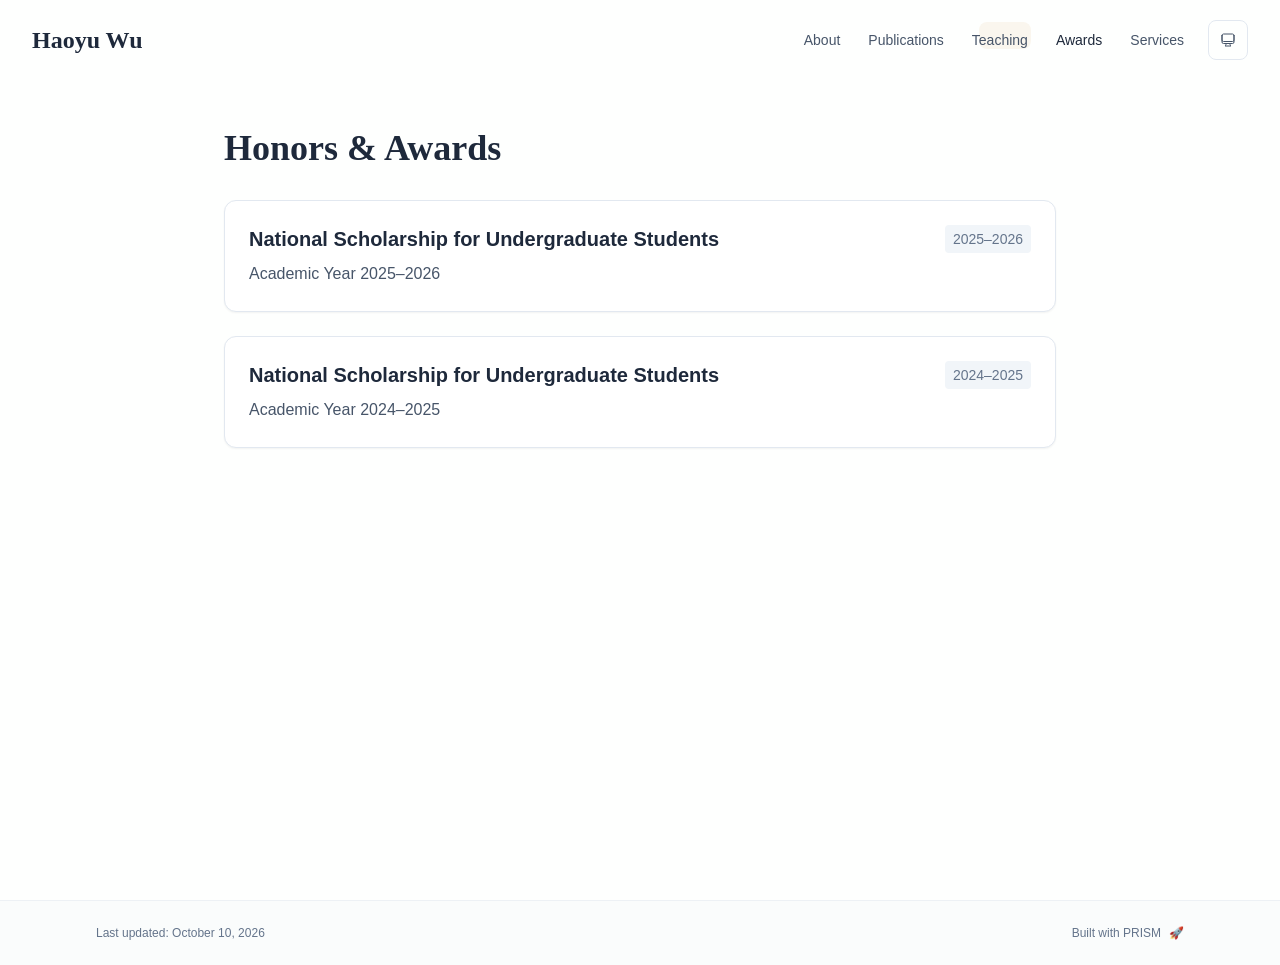
<file: awards/index.html>
<!DOCTYPE html><html lang="en" class="scroll-smooth"><head><meta charSet="utf-8"/><meta name="viewport" content="width=device-width, initial-scale=1"/><link rel="stylesheet" href="/_next/static/css/a234213f5f651f10.css" data-precedence="next"/><link rel="preload" as="script" fetchPriority="low" href="/_next/static/chunks/webpack-679b75d1c4c2027c.js"/><script src="/_next/static/chunks/4bd1b696-70b6d399998de86a.js" async=""></script><script src="/_next/static/chunks/684-5aaa8290a129f299.js" async=""></script><script src="/_next/static/chunks/main-app-8d453df0017052e7.js" async=""></script><script src="/_next/static/chunks/461-a9a5d7b05a71d978.js" async=""></script><script src="/_next/static/chunks/874-6cc630662f3664af.js" async=""></script><script src="/_next/static/chunks/291-e39730cc9327e39b.js" async=""></script><script src="/_next/static/chunks/app/layout-1ccedda9f66ab20d.js" async=""></script><script src="/_next/static/chunks/178-595a94b9af1e67b5.js" async=""></script><script src="/_next/static/chunks/748-84df502d24ed20fb.js" async=""></script><script src="/_next/static/chunks/app/%5Bslug%5D/page-7b2aff00e8113d8d.js" async=""></script><link rel="icon" href="/favicon.svg" type="image/svg+xml"/><link rel="dns-prefetch" href="https://jialeliu.com"/><link rel="preconnect" href="https://jialeliu.com" crossorigin=""/><link rel="preload" as="font" type="font/woff2" href="https://jialeliu.com/fonts/georgiab.woff2" crossorigin=""/><script>
              try {
                const theme = localStorage.getItem('theme-storage');
                const parsed = theme ? JSON.parse(theme) : null;
                const setting = parsed?.state?.theme || 'system';
                const prefersDark = typeof window !== 'undefined' && window.matchMedia && window.matchMedia('(prefers-color-scheme: dark)').matches;
                const effective = setting === 'dark' ? 'dark' : (setting === 'light' ? 'light' : (prefersDark ? 'dark' : 'light'));
                var root = document.documentElement;
                root.classList.add(effective);
                root.setAttribute('data-theme', effective);
              } catch (e) {
                var root = document.documentElement;
                root.classList.add('light');
                root.setAttribute('data-theme', 'light');
              }
            </script><script>
    try {
      const cfg = {"enabled":false,"locales":["en"],"defaultLocale":"en","mode":"fixed","fixedLocale":"en","persist":false,"switcher":false,"labels":{"en":"en"}};
      const storageKey = 'locale-storage';
      const normalize = (value) => typeof value === 'string' ? value.trim().replace('_', '-').toLowerCase() : '';
      const matchLocale = (candidate) => {
        const normalized = normalize(candidate);
        if (!normalized) return null;
        if (cfg.locales.includes(normalized)) return normalized;
        const language = normalized.split('-')[0];
        if (cfg.locales.includes(language)) return language;
        return null;
      };

      let resolved = null;

      if (!cfg.enabled) {
        resolved = cfg.defaultLocale;
      } else if (cfg.persist) {
        resolved = matchLocale(localStorage.getItem(storageKey));
      }

      if (!resolved) {
        if (cfg.mode === 'fixed') {
          resolved = cfg.fixedLocale;
        } else {
          resolved = matchLocale(navigator.language);
        }
      }

      if (!resolved) {
        resolved = cfg.defaultLocale;
      }

      const root = document.documentElement;
      root.lang = resolved;
      root.setAttribute('data-locale', resolved);

      if (cfg.persist) {
        localStorage.setItem(storageKey, resolved);
      }
    } catch (e) {
      const root = document.documentElement;
      root.lang = 'en';
      root.setAttribute('data-locale', 'en');
    }
  </script><title>Honors &amp; Awards | Haoyu Wu</title><meta name="author" content="Haoyu Wu"/><meta name="keywords" content="Haoyu Wu,Embodied AI,World Models,Tongji University"/><meta name="creator" content="Haoyu Wu"/><meta name="publisher" content="Haoyu Wu"/><meta property="og:title" content="Haoyu Wu"/><meta property="og:description" content="Haoyu Wu&#x27;s personal learning homepage. Undergraduate at Tongji University interested in Embodied AI and World Models."/><meta property="og:site_name" content="Haoyu Wu&#x27;s Personal Homepage"/><meta property="og:locale" content="en_US"/><meta property="og:type" content="website"/><meta name="twitter:card" content="summary"/><meta name="twitter:title" content="Haoyu Wu"/><meta name="twitter:description" content="Haoyu Wu&#x27;s personal learning homepage. Undergraduate at Tongji University interested in Embodied AI and World Models."/><link rel="icon" href="/favicon.svg"/><script>document.querySelectorAll('body link[rel="icon"], body link[rel="apple-touch-icon"]').forEach(el => document.head.appendChild(el))</script><script src="/_next/static/chunks/polyfills-42372ed130431b0a.js" noModule=""></script></head><body class="font-sans antialiased"><div style="visibility:hidden"><nav class="fixed top-0 left-0 right-0 z-50" data-headlessui-state=""><div class="transition-all duration-300 ease-out bg-transparent" style="transform:translateY(-100px)"><div class="max-w-7xl mx-auto px-4 sm:px-6 lg:px-8"><div class="flex justify-between items-center h-16 lg:h-20"><div class="flex-shrink-0" tabindex="0"><a class="text-xl lg:text-2xl font-serif font-semibold text-primary hover:text-accent transition-colors duration-200" href="/">Haoyu Wu</a></div><div class="hidden lg:block"><div class="ml-10 flex items-center space-x-3"><div class="relative flex items-baseline space-x-1"><a data-nav-href="/" class="relative px-3 py-2 text-sm font-medium rounded-lg transition-colors duration-150 text-neutral-600" href="/">About</a><a data-nav-href="/publications" class="relative px-3 py-2 text-sm font-medium rounded-lg transition-colors duration-150 text-neutral-600" href="/publications/">Publications</a><a data-nav-href="/teaching" class="relative px-3 py-2 text-sm font-medium rounded-lg transition-colors duration-150 text-neutral-600" href="/teaching/">Teaching</a><a data-nav-href="/awards" class="relative px-3 py-2 text-sm font-medium rounded-lg transition-colors duration-150 text-primary" href="/awards/">Awards</a><a data-nav-href="/services" class="relative px-3 py-2 text-sm font-medium rounded-lg transition-colors duration-150 text-neutral-600" href="/services/">Services</a></div><div class="flex items-center justify-center w-10 h-10 rounded-lg border border-neutral-200 dark:border-[rgba(148,163,184,0.24)] bg-background dark:bg-neutral-800"><div class="w-4 h-4 rounded-full bg-neutral-300 animate-pulse"></div></div></div></div><div class="lg:hidden flex items-center space-x-2"><div class="flex items-center justify-center w-10 h-10 rounded-lg border border-neutral-200 dark:border-[rgba(148,163,184,0.24)] bg-background dark:bg-neutral-800"><div class="w-4 h-4 rounded-full bg-neutral-300 animate-pulse"></div></div><button class="inline-flex items-center justify-center p-2 rounded-md text-neutral-600 hover:text-primary hover:bg-neutral-100 dark:hover:bg-neutral-800 focus:outline-none focus:ring-2 focus:ring-inset focus:ring-accent transition-colors duration-200" id="headlessui-disclosure-button-«R7pdb»" type="button" aria-expanded="false" data-headlessui-state=""><span class="sr-only">Open main menu</span><div><svg xmlns="http://www.w3.org/2000/svg" fill="none" viewBox="0 0 24 24" stroke-width="1.5" stroke="currentColor" aria-hidden="true" data-slot="icon" class="block h-6 w-6"><path stroke-linecap="round" stroke-linejoin="round" d="M3.75 6.75h16.5M3.75 12h16.5m-16.5 5.25h16.5"></path></svg></div></button></div></div></div></div></nav><main class="min-h-screen pt-16 lg:pt-20"><div class="max-w-4xl mx-auto px-4 sm:px-6 lg:px-8 py-12"><div style="opacity:0;transform:translateY(20px)"><div class="mb-8"><h1 class="text-4xl font-serif font-bold text-primary mb-4">Honors &amp; Awards</h1></div><div class="grid gap-6"><div class="bg-white dark:bg-neutral-900 p-6 rounded-xl shadow-sm border border-neutral-200 dark:border-neutral-800 hover:shadow-lg transition-all duration-200 hover:scale-[1.01]" style="opacity:0;transform:translateY(20px)"><div class="flex justify-between items-start mb-2"><h3 class="text-xl font-semibold text-primary">National Scholarship for Undergraduate Students</h3><span class="text-sm text-neutral-500 font-medium bg-neutral-100 dark:bg-neutral-800 px-2 py-1 rounded">2025–2026</span></div><div class="text-base text-neutral-600 dark:text-neutral-500 leading-relaxed"><p class="mb-3 last:mb-0">Academic Year 2025–2026</p></div></div><div class="bg-white dark:bg-neutral-900 p-6 rounded-xl shadow-sm border border-neutral-200 dark:border-neutral-800 hover:shadow-lg transition-all duration-200 hover:scale-[1.01]" style="opacity:0;transform:translateY(20px)"><div class="flex justify-between items-start mb-2"><h3 class="text-xl font-semibold text-primary">National Scholarship for Undergraduate Students</h3><span class="text-sm text-neutral-500 font-medium bg-neutral-100 dark:bg-neutral-800 px-2 py-1 rounded">2024–2025</span></div><div class="text-base text-neutral-600 dark:text-neutral-500 leading-relaxed"><p class="mb-3 last:mb-0">Academic Year 2024–2025</p></div></div></div></div></div><!--$--><!--/$--><!--$--><!--/$--></main><footer class="border-t border-neutral-200/50 bg-neutral-50/50 dark:bg-neutral-900/50 dark:border-neutral-700/50"><div class="max-w-6xl mx-auto px-4 sm:px-6 lg:px-8 py-6"><div class="flex flex-col sm:flex-row justify-between items-center gap-2"><p class="text-xs text-neutral-500">Last updated<!-- -->: <!-- -->October 10, 2026</p><p class="text-xs text-neutral-500 flex items-center"><a href="https://github.com/xyjoey/PRISM" target="_blank" rel="noopener noreferrer">Built with PRISM</a><span class="ml-2">🚀</span></p></div></div></footer></div><script src="/_next/static/chunks/webpack-679b75d1c4c2027c.js" async=""></script><script>(self.__next_f=self.__next_f||[]).push([0])</script><script>self.__next_f.push([1,"1:\"$Sreact.fragment\"\n3:I[3719,[\"461\",\"static/chunks/461-a9a5d7b05a71d978.js\",\"874\",\"static/chunks/874-6cc630662f3664af.js\",\"291\",\"static/chunks/291-e39730cc9327e39b.js\",\"177\",\"static/chunks/app/layout-1ccedda9f66ab20d.js\"],\"ThemeProvider\"]\n4:I[310,[\"461\",\"static/chunks/461-a9a5d7b05a71d978.js\",\"874\",\"static/chunks/874-6cc630662f3664af.js\",\"291\",\"static/chunks/291-e39730cc9327e39b.js\",\"177\",\"static/chunks/app/layout-1ccedda9f66ab20d.js\"],\"LocaleProvider\"]\n5:I[4574,[\"461\",\"static/chunks/461-a9a5d7b05a71d978.js\",\"874\",\"static/chunks/874-6cc630662f3664af.js\",\"291\",\"static/chunks/291-e39730cc9327e39b.js\",\"177\",\"static/chunks/app/layout-1ccedda9f66ab20d.js\"],\"default\"]\n6:I[7555,[],\"\"]\n7:I[1295,[],\"\"]\n8:I[2548,[\"461\",\"static/chunks/461-a9a5d7b05a71d978.js\",\"874\",\"static/chunks/874-6cc630662f3664af.js\",\"291\",\"static/chunks/291-e39730cc9327e39b.js\",\"177\",\"static/chunks/app/layout-1ccedda9f66ab20d.js\"],\"default\"]\na:I[9665,[],\"MetadataBoundary\"]\nc:I[9665,[],\"OutletBoundary\"]\nf:I[4911,[],\"AsyncMetadataOutlet\"]\n11:I[9665,[],\"ViewportBoundary\"]\n13:I[6614,[],\"\"]\n:HL[\"/_next/static/css/a234213f5f651f10.css\",\"style\"]\n2:T5c3,\n    try {\n      const cfg = {\"enabled\":false,\"locales\":[\"en\"],\"defaultLocale\":\"en\",\"mode\":\"fixed\",\"fixedLocale\":\"en\",\"persist\":false,\"switcher\":false,\"labels\":{\"en\":\"en\"}};\n      const storageKey = 'locale-storage';\n      const normalize = (value) =\u003e typeof value === 'string' ? value.trim().replace('_', '-').toLowerCase() : '';\n      const matchLocale = (candidate) =\u003e {\n        const normalized = normalize(candidate);\n        if (!normalized) return null;\n        if (cfg.locales.includes(normalized)) return normalized;\n        const language = normalized.split('-')[0];\n        if (cfg.locales.includes(language)) return language;\n        return null;\n      };\n\n      let resolved = null;\n\n      if (!cfg.enabled) {\n        resolved = cfg.defaultLocale;\n      } else if (cfg.persist) {\n        resolved = matchLocale(localStorage.getItem(storageKey));\n      }\n\n      if (!resolved) {\n        if (cfg.mode === 'fixed'"])</script><script>self.__next_f.push([1,") {\n          resolved = cfg.fixedLocale;\n        } else {\n          resolved = matchLocale(navigator.language);\n        }\n      }\n\n      if (!resolved) {\n        resolved = cfg.defaultLocale;\n      }\n\n      const root = document.documentElement;\n      root.lang = resolved;\n      root.setAttribute('data-locale', resolved);\n\n      if (cfg.persist) {\n        localStorage.setItem(storageKey, resolved);\n      }\n    } catch (e) {\n      const root = document.documentElement;\n      root.lang = 'en';\n      root.setAttribute('data-locale', 'en');\n    }\n  "])</script><script>self.__next_f.push([1,"0:{\"P\":null,\"b\":\"7tWhy8pVtEbIUaK4HqWk4\",\"p\":\"\",\"c\":[\"\",\"awards\",\"\"],\"i\":false,\"f\":[[[\"\",{\"children\":[[\"slug\",\"awards\",\"d\"],{\"children\":[\"__PAGE__\",{}]}]},\"$undefined\",\"$undefined\",true],[\"\",[\"$\",\"$1\",\"c\",{\"children\":[[[\"$\",\"link\",\"0\",{\"rel\":\"stylesheet\",\"href\":\"/_next/static/css/a234213f5f651f10.css\",\"precedence\":\"next\",\"crossOrigin\":\"$undefined\",\"nonce\":\"$undefined\"}]],[\"$\",\"html\",null,{\"lang\":\"en\",\"className\":\"scroll-smooth\",\"suppressHydrationWarning\":true,\"children\":[[\"$\",\"head\",null,{\"children\":[[\"$\",\"link\",null,{\"rel\":\"icon\",\"href\":\"/favicon.svg\",\"type\":\"image/svg+xml\"}],[\"$\",\"link\",null,{\"rel\":\"dns-prefetch\",\"href\":\"https://jialeliu.com\"}],[\"$\",\"link\",null,{\"rel\":\"preconnect\",\"href\":\"https://jialeliu.com\",\"crossOrigin\":\"\"}],[\"$\",\"link\",null,{\"rel\":\"preload\",\"as\":\"font\",\"type\":\"font/woff2\",\"href\":\"https://jialeliu.com/fonts/georgiab.woff2\",\"crossOrigin\":\"\"}],[\"$\",\"script\",null,{\"dangerouslySetInnerHTML\":{\"__html\":\"\\n              try {\\n                const theme = localStorage.getItem('theme-storage');\\n                const parsed = theme ? JSON.parse(theme) : null;\\n                const setting = parsed?.state?.theme || 'system';\\n                const prefersDark = typeof window !== 'undefined' \u0026\u0026 window.matchMedia \u0026\u0026 window.matchMedia('(prefers-color-scheme: dark)').matches;\\n                const effective = setting === 'dark' ? 'dark' : (setting === 'light' ? 'light' : (prefersDark ? 'dark' : 'light'));\\n                var root = document.documentElement;\\n                root.classList.add(effective);\\n                root.setAttribute('data-theme', effective);\\n              } catch (e) {\\n                var root = document.documentElement;\\n                root.classList.add('light');\\n                root.setAttribute('data-theme', 'light');\\n              }\\n            \"}}],[\"$\",\"script\",null,{\"dangerouslySetInnerHTML\":{\"__html\":\"$2\"}}]]}],[\"$\",\"body\",null,{\"className\":\"font-sans antialiased\",\"children\":[\"$\",\"$L3\",null,{\"children\":[\"$\",\"$L4\",null,{\"config\":{\"enabled\":false,\"locales\":[\"en\"],\"defaultLocale\":\"en\",\"mode\":\"fixed\",\"fixedLocale\":\"en\",\"persist\":false,\"switcher\":false,\"labels\":{\"en\":\"en\"}},\"children\":[[\"$\",\"$L5\",null,{\"items\":[{\"title\":\"About\",\"type\":\"page\",\"target\":\"about\",\"href\":\"/\"},{\"title\":\"Publications\",\"type\":\"page\",\"target\":\"publications\",\"href\":\"/publications\"},{\"title\":\"Teaching\",\"type\":\"page\",\"target\":\"teaching\",\"href\":\"/teaching\"},{\"title\":\"Awards\",\"type\":\"page\",\"target\":\"awards\",\"href\":\"/awards\"},{\"title\":\"Services\",\"type\":\"page\",\"target\":\"services\",\"href\":\"/services\"}],\"siteTitle\":\"Haoyu Wu\",\"enableOnePageMode\":false,\"i18n\":\"$0:f:0:1:1:props:children:1:props:children:1:props:children:props:children:props:config\",\"itemsByLocale\":{\"en\":[{\"title\":\"About\",\"type\":\"page\",\"target\":\"about\",\"href\":\"/\"},{\"title\":\"Publications\",\"type\":\"page\",\"target\":\"publications\",\"href\":\"/publications\"},{\"title\":\"Teaching\",\"type\":\"page\",\"target\":\"teaching\",\"href\":\"/teaching\"},{\"title\":\"Awards\",\"type\":\"page\",\"target\":\"awards\",\"href\":\"/awards\"},{\"title\":\"Services\",\"type\":\"page\",\"target\":\"services\",\"href\":\"/services\"}]},\"siteTitleByLocale\":{\"en\":\"Haoyu Wu\"}}],[\"$\",\"main\",null,{\"className\":\"min-h-screen pt-16 lg:pt-20\",\"children\":[\"$\",\"$L6\",null,{\"parallelRouterKey\":\"children\",\"error\":\"$undefined\",\"errorStyles\":\"$undefined\",\"errorScripts\":\"$undefined\",\"template\":[\"$\",\"$L7\",null,{}],\"templateStyles\":\"$undefined\",\"templateScripts\":\"$undefined\",\"notFound\":[[[\"$\",\"title\",null,{\"children\":\"404: This page could not be found.\"}],[\"$\",\"div\",null,{\"style\":{\"fontFamily\":\"system-ui,\\\"Segoe UI\\\",Roboto,Helvetica,Arial,sans-serif,\\\"Apple Color Emoji\\\",\\\"Segoe UI Emoji\\\"\",\"height\":\"100vh\",\"textAlign\":\"center\",\"display\":\"flex\",\"flexDirection\":\"column\",\"alignItems\":\"center\",\"justifyContent\":\"center\"},\"children\":[\"$\",\"div\",null,{\"children\":[[\"$\",\"style\",null,{\"dangerouslySetInnerHTML\":{\"__html\":\"body{color:#000;background:#fff;margin:0}.next-error-h1{border-right:1px solid rgba(0,0,0,.3)}@media (prefers-color-scheme:dark){body{color:#fff;background:#000}.next-error-h1{border-right:1px solid rgba(255,255,255,.3)}}\"}}],[\"$\",\"h1\",null,{\"className\":\"next-error-h1\",\"style\":{\"display\":\"inline-block\",\"margin\":\"0 20px 0 0\",\"padding\":\"0 23px 0 0\",\"fontSize\":24,\"fontWeight\":500,\"verticalAlign\":\"top\",\"lineHeight\":\"49px\"},\"children\":404}],[\"$\",\"div\",null,{\"style\":{\"display\":\"inline-block\"},\"children\":[\"$\",\"h2\",null,{\"style\":{\"fontSize\":14,\"fontWeight\":400,\"lineHeight\":\"49px\",\"margin\":0},\"children\":\"This page could not be found.\"}]}]]}]}]],[]],\"forbidden\":\"$undefined\",\"unauthorized\":\"$undefined\"}]}],[\"$\",\"$L8\",null,{\"lastUpdated\":\"October 10, 2026\",\"lastUpdatedByLocale\":{\"en\":\"October 10, 2026\"},\"defaultLocale\":\"en\"}]]}]}]}]]}]]}],{\"children\":[[\"slug\",\"awards\",\"d\"],[\"$\",\"$1\",\"c\",{\"children\":[null,[\"$\",\"$L6\",null,{\"parallelRouterKey\":\"children\",\"error\":\"$undefined\",\"errorStyles\":\"$undefined\",\"errorScripts\":\"$undefined\",\"template\":[\"$\",\"$L7\",null,{}],\"templateStyles\":\"$undefined\",\"templateScripts\":\"$undefined\",\"notFound\":\"$undefined\",\"forbidden\":\"$undefined\",\"unauthorized\":\"$undefined\"}]]}],{\"children\":[\"__PAGE__\",[\"$\",\"$1\",\"c\",{\"children\":[\"$L9\",[\"$\",\"$La\",null,{\"children\":\"$Lb\"}],null,[\"$\",\"$Lc\",null,{\"children\":[\"$Ld\",\"$Le\",[\"$\",\"$Lf\",null,{\"promise\":\"$@10\"}]]}]]}],{},null,false]},null,false]},null,false],[\"$\",\"$1\",\"h\",{\"children\":[null,[\"$\",\"$1\",\"1r_3Bl6y_-LguEdjrD-EP\",{\"children\":[[\"$\",\"$L11\",null,{\"children\":\"$L12\"}],null]}],null]}],false]],\"m\":\"$undefined\",\"G\":[\"$13\",\"$undefined\"],\"s\":false,\"S\":true}\n"])</script><script>self.__next_f.push([1,"14:\"$Sreact.suspense\"\n15:I[4911,[],\"AsyncMetadata\"]\n17:I[2382,[\"461\",\"static/chunks/461-a9a5d7b05a71d978.js\",\"178\",\"static/chunks/178-595a94b9af1e67b5.js\",\"748\",\"static/chunks/748-84df502d24ed20fb.js\",\"182\",\"static/chunks/app/%5Bslug%5D/page-7b2aff00e8113d8d.js\"],\"default\"]\nb:[\"$\",\"$14\",null,{\"fallback\":null,\"children\":[\"$\",\"$L15\",null,{\"promise\":\"$@16\"}]}]\n9:[\"$\",\"$L17\",null,{\"dataByLocale\":{\"en\":{\"type\":\"card\",\"config\":{\"type\":\"card\",\"title\":\"Honors \u0026 Awards\",\"description\":\"\",\"items\":[{\"title\":\"National Scholarship for Undergraduate Students\",\"date\":\"2025–2026\",\"content\":\"Academic Year 2025–2026\"},{\"title\":\"National Scholarship for Undergraduate Students\",\"date\":\"2024–2025\",\"content\":\"Academic Year 2024–2025\"}]}}},\"defaultLocale\":\"en\"}]\n"])</script><script>self.__next_f.push([1,"e:null\n"])</script><script>self.__next_f.push([1,"12:[[\"$\",\"meta\",\"0\",{\"charSet\":\"utf-8\"}],[\"$\",\"meta\",\"1\",{\"name\":\"viewport\",\"content\":\"width=device-width, initial-scale=1\"}]]\nd:null\n"])</script><script>self.__next_f.push([1,"16:{\"metadata\":[[\"$\",\"title\",\"0\",{\"children\":\"Honors \u0026 Awards | Haoyu Wu\"}],[\"$\",\"meta\",\"1\",{\"name\":\"author\",\"content\":\"Haoyu Wu\"}],[\"$\",\"meta\",\"2\",{\"name\":\"keywords\",\"content\":\"Haoyu Wu,Embodied AI,World Models,Tongji University\"}],[\"$\",\"meta\",\"3\",{\"name\":\"creator\",\"content\":\"Haoyu Wu\"}],[\"$\",\"meta\",\"4\",{\"name\":\"publisher\",\"content\":\"Haoyu Wu\"}],[\"$\",\"meta\",\"5\",{\"property\":\"og:title\",\"content\":\"Haoyu Wu\"}],[\"$\",\"meta\",\"6\",{\"property\":\"og:description\",\"content\":\"Haoyu Wu's personal learning homepage. Undergraduate at Tongji University interested in Embodied AI and World Models.\"}],[\"$\",\"meta\",\"7\",{\"property\":\"og:site_name\",\"content\":\"Haoyu Wu's Personal Homepage\"}],[\"$\",\"meta\",\"8\",{\"property\":\"og:locale\",\"content\":\"en_US\"}],[\"$\",\"meta\",\"9\",{\"property\":\"og:type\",\"content\":\"website\"}],[\"$\",\"meta\",\"10\",{\"name\":\"twitter:card\",\"content\":\"summary\"}],[\"$\",\"meta\",\"11\",{\"name\":\"twitter:title\",\"content\":\"Haoyu Wu\"}],[\"$\",\"meta\",\"12\",{\"name\":\"twitter:description\",\"content\":\"Haoyu Wu's personal learning homepage. Undergraduate at Tongji University interested in Embodied AI and World Models.\"}],[\"$\",\"link\",\"13\",{\"rel\":\"icon\",\"href\":\"/favicon.svg\"}]],\"error\":null,\"digest\":\"$undefined\"}\n10:{\"metadata\":\"$16:metadata\",\"error\":null,\"digest\":\"$undefined\"}\n"])</script></body></html>
</file>
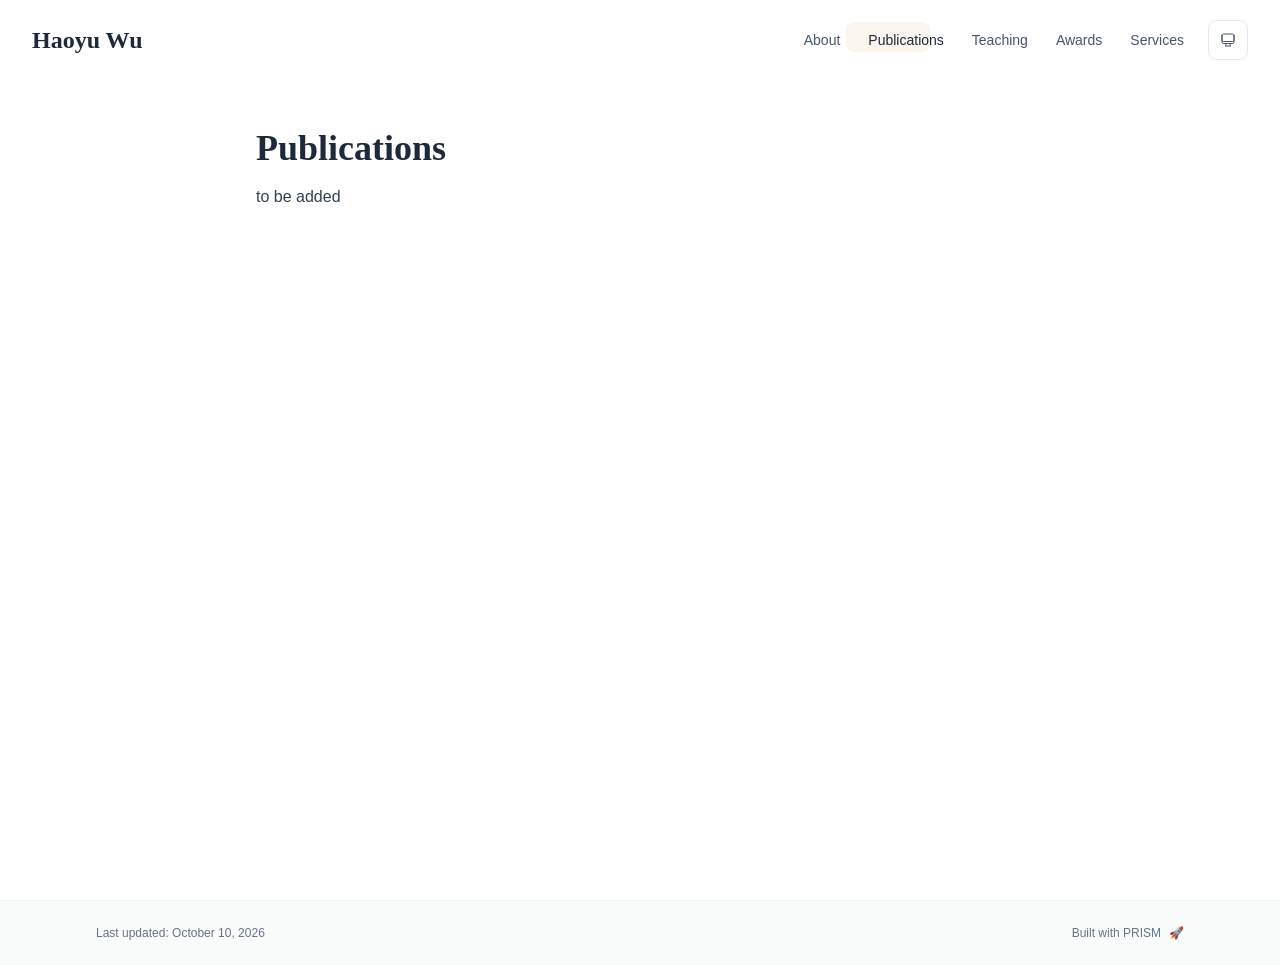
<file: publications/index.html>
<!DOCTYPE html><html lang="en" class="scroll-smooth"><head><meta charSet="utf-8"/><meta name="viewport" content="width=device-width, initial-scale=1"/><link rel="stylesheet" href="/_next/static/css/a234213f5f651f10.css" data-precedence="next"/><link rel="preload" as="script" fetchPriority="low" href="/_next/static/chunks/webpack-679b75d1c4c2027c.js"/><script src="/_next/static/chunks/4bd1b696-70b6d399998de86a.js" async=""></script><script src="/_next/static/chunks/684-5aaa8290a129f299.js" async=""></script><script src="/_next/static/chunks/main-app-8d453df0017052e7.js" async=""></script><script src="/_next/static/chunks/461-a9a5d7b05a71d978.js" async=""></script><script src="/_next/static/chunks/874-6cc630662f3664af.js" async=""></script><script src="/_next/static/chunks/291-e39730cc9327e39b.js" async=""></script><script src="/_next/static/chunks/app/layout-1ccedda9f66ab20d.js" async=""></script><script src="/_next/static/chunks/178-595a94b9af1e67b5.js" async=""></script><script src="/_next/static/chunks/748-84df502d24ed20fb.js" async=""></script><script src="/_next/static/chunks/app/%5Bslug%5D/page-7b2aff00e8113d8d.js" async=""></script><link rel="icon" href="/favicon.svg" type="image/svg+xml"/><link rel="dns-prefetch" href="https://jialeliu.com"/><link rel="preconnect" href="https://jialeliu.com" crossorigin=""/><link rel="preload" as="font" type="font/woff2" href="https://jialeliu.com/fonts/georgiab.woff2" crossorigin=""/><script>
              try {
                const theme = localStorage.getItem('theme-storage');
                const parsed = theme ? JSON.parse(theme) : null;
                const setting = parsed?.state?.theme || 'system';
                const prefersDark = typeof window !== 'undefined' && window.matchMedia && window.matchMedia('(prefers-color-scheme: dark)').matches;
                const effective = setting === 'dark' ? 'dark' : (setting === 'light' ? 'light' : (prefersDark ? 'dark' : 'light'));
                var root = document.documentElement;
                root.classList.add(effective);
                root.setAttribute('data-theme', effective);
              } catch (e) {
                var root = document.documentElement;
                root.classList.add('light');
                root.setAttribute('data-theme', 'light');
              }
            </script><script>
    try {
      const cfg = {"enabled":false,"locales":["en"],"defaultLocale":"en","mode":"fixed","fixedLocale":"en","persist":false,"switcher":false,"labels":{"en":"en"}};
      const storageKey = 'locale-storage';
      const normalize = (value) => typeof value === 'string' ? value.trim().replace('_', '-').toLowerCase() : '';
      const matchLocale = (candidate) => {
        const normalized = normalize(candidate);
        if (!normalized) return null;
        if (cfg.locales.includes(normalized)) return normalized;
        const language = normalized.split('-')[0];
        if (cfg.locales.includes(language)) return language;
        return null;
      };

      let resolved = null;

      if (!cfg.enabled) {
        resolved = cfg.defaultLocale;
      } else if (cfg.persist) {
        resolved = matchLocale(localStorage.getItem(storageKey));
      }

      if (!resolved) {
        if (cfg.mode === 'fixed') {
          resolved = cfg.fixedLocale;
        } else {
          resolved = matchLocale(navigator.language);
        }
      }

      if (!resolved) {
        resolved = cfg.defaultLocale;
      }

      const root = document.documentElement;
      root.lang = resolved;
      root.setAttribute('data-locale', resolved);

      if (cfg.persist) {
        localStorage.setItem(storageKey, resolved);
      }
    } catch (e) {
      const root = document.documentElement;
      root.lang = 'en';
      root.setAttribute('data-locale', 'en');
    }
  </script><title>Publications | Haoyu Wu</title><meta name="author" content="Haoyu Wu"/><meta name="keywords" content="Haoyu Wu,Embodied AI,World Models,Tongji University"/><meta name="creator" content="Haoyu Wu"/><meta name="publisher" content="Haoyu Wu"/><meta property="og:title" content="Haoyu Wu"/><meta property="og:description" content="Haoyu Wu&#x27;s personal learning homepage. Undergraduate at Tongji University interested in Embodied AI and World Models."/><meta property="og:site_name" content="Haoyu Wu&#x27;s Personal Homepage"/><meta property="og:locale" content="en_US"/><meta property="og:type" content="website"/><meta name="twitter:card" content="summary"/><meta name="twitter:title" content="Haoyu Wu"/><meta name="twitter:description" content="Haoyu Wu&#x27;s personal learning homepage. Undergraduate at Tongji University interested in Embodied AI and World Models."/><link rel="icon" href="/favicon.svg"/><script>document.querySelectorAll('body link[rel="icon"], body link[rel="apple-touch-icon"]').forEach(el => document.head.appendChild(el))</script><script src="/_next/static/chunks/polyfills-42372ed130431b0a.js" noModule=""></script></head><body class="font-sans antialiased"><div style="visibility:hidden"><nav class="fixed top-0 left-0 right-0 z-50" data-headlessui-state=""><div class="transition-all duration-300 ease-out bg-transparent" style="transform:translateY(-100px)"><div class="max-w-7xl mx-auto px-4 sm:px-6 lg:px-8"><div class="flex justify-between items-center h-16 lg:h-20"><div class="flex-shrink-0" tabindex="0"><a class="text-xl lg:text-2xl font-serif font-semibold text-primary hover:text-accent transition-colors duration-200" href="/">Haoyu Wu</a></div><div class="hidden lg:block"><div class="ml-10 flex items-center space-x-3"><div class="relative flex items-baseline space-x-1"><a data-nav-href="/" class="relative px-3 py-2 text-sm font-medium rounded-lg transition-colors duration-150 text-neutral-600" href="/">About</a><a data-nav-href="/publications" class="relative px-3 py-2 text-sm font-medium rounded-lg transition-colors duration-150 text-primary" href="/publications/">Publications</a><a data-nav-href="/teaching" class="relative px-3 py-2 text-sm font-medium rounded-lg transition-colors duration-150 text-neutral-600" href="/teaching/">Teaching</a><a data-nav-href="/awards" class="relative px-3 py-2 text-sm font-medium rounded-lg transition-colors duration-150 text-neutral-600" href="/awards/">Awards</a><a data-nav-href="/services" class="relative px-3 py-2 text-sm font-medium rounded-lg transition-colors duration-150 text-neutral-600" href="/services/">Services</a></div><div class="flex items-center justify-center w-10 h-10 rounded-lg border border-neutral-200 dark:border-[rgba(148,163,184,0.24)] bg-background dark:bg-neutral-800"><div class="w-4 h-4 rounded-full bg-neutral-300 animate-pulse"></div></div></div></div><div class="lg:hidden flex items-center space-x-2"><div class="flex items-center justify-center w-10 h-10 rounded-lg border border-neutral-200 dark:border-[rgba(148,163,184,0.24)] bg-background dark:bg-neutral-800"><div class="w-4 h-4 rounded-full bg-neutral-300 animate-pulse"></div></div><button class="inline-flex items-center justify-center p-2 rounded-md text-neutral-600 hover:text-primary hover:bg-neutral-100 dark:hover:bg-neutral-800 focus:outline-none focus:ring-2 focus:ring-inset focus:ring-accent transition-colors duration-200" id="headlessui-disclosure-button-«R7pdb»" type="button" aria-expanded="false" data-headlessui-state=""><span class="sr-only">Open main menu</span><div><svg xmlns="http://www.w3.org/2000/svg" fill="none" viewBox="0 0 24 24" stroke-width="1.5" stroke="currentColor" aria-hidden="true" data-slot="icon" class="block h-6 w-6"><path stroke-linecap="round" stroke-linejoin="round" d="M3.75 6.75h16.5M3.75 12h16.5m-16.5 5.25h16.5"></path></svg></div></button></div></div></div></div></nav><main class="min-h-screen pt-16 lg:pt-20"><div class="max-w-4xl mx-auto px-4 sm:px-6 lg:px-8 py-12"><div class="max-w-3xl mx-auto" style="opacity:0;transform:translateY(20px)"><h1 class="text-4xl font-serif font-bold text-primary mb-4">Publications</h1><div class="text-neutral-700 dark:text-neutral-600 leading-relaxed"><p class="mb-4 last:mb-0">to be added</p></div></div></div><!--$--><!--/$--><!--$--><!--/$--></main><footer class="border-t border-neutral-200/50 bg-neutral-50/50 dark:bg-neutral-900/50 dark:border-neutral-700/50"><div class="max-w-6xl mx-auto px-4 sm:px-6 lg:px-8 py-6"><div class="flex flex-col sm:flex-row justify-between items-center gap-2"><p class="text-xs text-neutral-500">Last updated<!-- -->: <!-- -->October 10, 2026</p><p class="text-xs text-neutral-500 flex items-center"><a href="https://github.com/xyjoey/PRISM" target="_blank" rel="noopener noreferrer">Built with PRISM</a><span class="ml-2">🚀</span></p></div></div></footer></div><script src="/_next/static/chunks/webpack-679b75d1c4c2027c.js" async=""></script><script>(self.__next_f=self.__next_f||[]).push([0])</script><script>self.__next_f.push([1,"1:\"$Sreact.fragment\"\n3:I[3719,[\"461\",\"static/chunks/461-a9a5d7b05a71d978.js\",\"874\",\"static/chunks/874-6cc630662f3664af.js\",\"291\",\"static/chunks/291-e39730cc9327e39b.js\",\"177\",\"static/chunks/app/layout-1ccedda9f66ab20d.js\"],\"ThemeProvider\"]\n4:I[310,[\"461\",\"static/chunks/461-a9a5d7b05a71d978.js\",\"874\",\"static/chunks/874-6cc630662f3664af.js\",\"291\",\"static/chunks/291-e39730cc9327e39b.js\",\"177\",\"static/chunks/app/layout-1ccedda9f66ab20d.js\"],\"LocaleProvider\"]\n5:I[4574,[\"461\",\"static/chunks/461-a9a5d7b05a71d978.js\",\"874\",\"static/chunks/874-6cc630662f3664af.js\",\"291\",\"static/chunks/291-e39730cc9327e39b.js\",\"177\",\"static/chunks/app/layout-1ccedda9f66ab20d.js\"],\"default\"]\n6:I[7555,[],\"\"]\n7:I[1295,[],\"\"]\n8:I[2548,[\"461\",\"static/chunks/461-a9a5d7b05a71d978.js\",\"874\",\"static/chunks/874-6cc630662f3664af.js\",\"291\",\"static/chunks/291-e39730cc9327e39b.js\",\"177\",\"static/chunks/app/layout-1ccedda9f66ab20d.js\"],\"default\"]\na:I[9665,[],\"MetadataBoundary\"]\nc:I[9665,[],\"OutletBoundary\"]\nf:I[4911,[],\"AsyncMetadataOutlet\"]\n11:I[9665,[],\"ViewportBoundary\"]\n13:I[6614,[],\"\"]\n:HL[\"/_next/static/css/a234213f5f651f10.css\",\"style\"]\n2:T5c3,\n    try {\n      const cfg = {\"enabled\":false,\"locales\":[\"en\"],\"defaultLocale\":\"en\",\"mode\":\"fixed\",\"fixedLocale\":\"en\",\"persist\":false,\"switcher\":false,\"labels\":{\"en\":\"en\"}};\n      const storageKey = 'locale-storage';\n      const normalize = (value) =\u003e typeof value === 'string' ? value.trim().replace('_', '-').toLowerCase() : '';\n      const matchLocale = (candidate) =\u003e {\n        const normalized = normalize(candidate);\n        if (!normalized) return null;\n        if (cfg.locales.includes(normalized)) return normalized;\n        const language = normalized.split('-')[0];\n        if (cfg.locales.includes(language)) return language;\n        return null;\n      };\n\n      let resolved = null;\n\n      if (!cfg.enabled) {\n        resolved = cfg.defaultLocale;\n      } else if (cfg.persist) {\n        resolved = matchLocale(localStorage.getItem(storageKey));\n      }\n\n      if (!resolved) {\n        if (cfg.mode === 'fixed'"])</script><script>self.__next_f.push([1,") {\n          resolved = cfg.fixedLocale;\n        } else {\n          resolved = matchLocale(navigator.language);\n        }\n      }\n\n      if (!resolved) {\n        resolved = cfg.defaultLocale;\n      }\n\n      const root = document.documentElement;\n      root.lang = resolved;\n      root.setAttribute('data-locale', resolved);\n\n      if (cfg.persist) {\n        localStorage.setItem(storageKey, resolved);\n      }\n    } catch (e) {\n      const root = document.documentElement;\n      root.lang = 'en';\n      root.setAttribute('data-locale', 'en');\n    }\n  "])</script><script>self.__next_f.push([1,"0:{\"P\":null,\"b\":\"7tWhy8pVtEbIUaK4HqWk4\",\"p\":\"\",\"c\":[\"\",\"publications\",\"\"],\"i\":false,\"f\":[[[\"\",{\"children\":[[\"slug\",\"publications\",\"d\"],{\"children\":[\"__PAGE__\",{}]}]},\"$undefined\",\"$undefined\",true],[\"\",[\"$\",\"$1\",\"c\",{\"children\":[[[\"$\",\"link\",\"0\",{\"rel\":\"stylesheet\",\"href\":\"/_next/static/css/a234213f5f651f10.css\",\"precedence\":\"next\",\"crossOrigin\":\"$undefined\",\"nonce\":\"$undefined\"}]],[\"$\",\"html\",null,{\"lang\":\"en\",\"className\":\"scroll-smooth\",\"suppressHydrationWarning\":true,\"children\":[[\"$\",\"head\",null,{\"children\":[[\"$\",\"link\",null,{\"rel\":\"icon\",\"href\":\"/favicon.svg\",\"type\":\"image/svg+xml\"}],[\"$\",\"link\",null,{\"rel\":\"dns-prefetch\",\"href\":\"https://jialeliu.com\"}],[\"$\",\"link\",null,{\"rel\":\"preconnect\",\"href\":\"https://jialeliu.com\",\"crossOrigin\":\"\"}],[\"$\",\"link\",null,{\"rel\":\"preload\",\"as\":\"font\",\"type\":\"font/woff2\",\"href\":\"https://jialeliu.com/fonts/georgiab.woff2\",\"crossOrigin\":\"\"}],[\"$\",\"script\",null,{\"dangerouslySetInnerHTML\":{\"__html\":\"\\n              try {\\n                const theme = localStorage.getItem('theme-storage');\\n                const parsed = theme ? JSON.parse(theme) : null;\\n                const setting = parsed?.state?.theme || 'system';\\n                const prefersDark = typeof window !== 'undefined' \u0026\u0026 window.matchMedia \u0026\u0026 window.matchMedia('(prefers-color-scheme: dark)').matches;\\n                const effective = setting === 'dark' ? 'dark' : (setting === 'light' ? 'light' : (prefersDark ? 'dark' : 'light'));\\n                var root = document.documentElement;\\n                root.classList.add(effective);\\n                root.setAttribute('data-theme', effective);\\n              } catch (e) {\\n                var root = document.documentElement;\\n                root.classList.add('light');\\n                root.setAttribute('data-theme', 'light');\\n              }\\n            \"}}],[\"$\",\"script\",null,{\"dangerouslySetInnerHTML\":{\"__html\":\"$2\"}}]]}],[\"$\",\"body\",null,{\"className\":\"font-sans antialiased\",\"children\":[\"$\",\"$L3\",null,{\"children\":[\"$\",\"$L4\",null,{\"config\":{\"enabled\":false,\"locales\":[\"en\"],\"defaultLocale\":\"en\",\"mode\":\"fixed\",\"fixedLocale\":\"en\",\"persist\":false,\"switcher\":false,\"labels\":{\"en\":\"en\"}},\"children\":[[\"$\",\"$L5\",null,{\"items\":[{\"title\":\"About\",\"type\":\"page\",\"target\":\"about\",\"href\":\"/\"},{\"title\":\"Publications\",\"type\":\"page\",\"target\":\"publications\",\"href\":\"/publications\"},{\"title\":\"Teaching\",\"type\":\"page\",\"target\":\"teaching\",\"href\":\"/teaching\"},{\"title\":\"Awards\",\"type\":\"page\",\"target\":\"awards\",\"href\":\"/awards\"},{\"title\":\"Services\",\"type\":\"page\",\"target\":\"services\",\"href\":\"/services\"}],\"siteTitle\":\"Haoyu Wu\",\"enableOnePageMode\":false,\"i18n\":\"$0:f:0:1:1:props:children:1:props:children:1:props:children:props:children:props:config\",\"itemsByLocale\":{\"en\":[{\"title\":\"About\",\"type\":\"page\",\"target\":\"about\",\"href\":\"/\"},{\"title\":\"Publications\",\"type\":\"page\",\"target\":\"publications\",\"href\":\"/publications\"},{\"title\":\"Teaching\",\"type\":\"page\",\"target\":\"teaching\",\"href\":\"/teaching\"},{\"title\":\"Awards\",\"type\":\"page\",\"target\":\"awards\",\"href\":\"/awards\"},{\"title\":\"Services\",\"type\":\"page\",\"target\":\"services\",\"href\":\"/services\"}]},\"siteTitleByLocale\":{\"en\":\"Haoyu Wu\"}}],[\"$\",\"main\",null,{\"className\":\"min-h-screen pt-16 lg:pt-20\",\"children\":[\"$\",\"$L6\",null,{\"parallelRouterKey\":\"children\",\"error\":\"$undefined\",\"errorStyles\":\"$undefined\",\"errorScripts\":\"$undefined\",\"template\":[\"$\",\"$L7\",null,{}],\"templateStyles\":\"$undefined\",\"templateScripts\":\"$undefined\",\"notFound\":[[[\"$\",\"title\",null,{\"children\":\"404: This page could not be found.\"}],[\"$\",\"div\",null,{\"style\":{\"fontFamily\":\"system-ui,\\\"Segoe UI\\\",Roboto,Helvetica,Arial,sans-serif,\\\"Apple Color Emoji\\\",\\\"Segoe UI Emoji\\\"\",\"height\":\"100vh\",\"textAlign\":\"center\",\"display\":\"flex\",\"flexDirection\":\"column\",\"alignItems\":\"center\",\"justifyContent\":\"center\"},\"children\":[\"$\",\"div\",null,{\"children\":[[\"$\",\"style\",null,{\"dangerouslySetInnerHTML\":{\"__html\":\"body{color:#000;background:#fff;margin:0}.next-error-h1{border-right:1px solid rgba(0,0,0,.3)}@media (prefers-color-scheme:dark){body{color:#fff;background:#000}.next-error-h1{border-right:1px solid rgba(255,255,255,.3)}}\"}}],[\"$\",\"h1\",null,{\"className\":\"next-error-h1\",\"style\":{\"display\":\"inline-block\",\"margin\":\"0 20px 0 0\",\"padding\":\"0 23px 0 0\",\"fontSize\":24,\"fontWeight\":500,\"verticalAlign\":\"top\",\"lineHeight\":\"49px\"},\"children\":404}],[\"$\",\"div\",null,{\"style\":{\"display\":\"inline-block\"},\"children\":[\"$\",\"h2\",null,{\"style\":{\"fontSize\":14,\"fontWeight\":400,\"lineHeight\":\"49px\",\"margin\":0},\"children\":\"This page could not be found.\"}]}]]}]}]],[]],\"forbidden\":\"$undefined\",\"unauthorized\":\"$undefined\"}]}],[\"$\",\"$L8\",null,{\"lastUpdated\":\"October 10, 2026\",\"lastUpdatedByLocale\":{\"en\":\"October 10, 2026\"},\"defaultLocale\":\"en\"}]]}]}]}]]}]]}],{\"children\":[[\"slug\",\"publications\",\"d\"],[\"$\",\"$1\",\"c\",{\"children\":[null,[\"$\",\"$L6\",null,{\"parallelRouterKey\":\"children\",\"error\":\"$undefined\",\"errorStyles\":\"$undefined\",\"errorScripts\":\"$undefined\",\"template\":[\"$\",\"$L7\",null,{}],\"templateStyles\":\"$undefined\",\"templateScripts\":\"$undefined\",\"notFound\":\"$undefined\",\"forbidden\":\"$undefined\",\"unauthorized\":\"$undefined\"}]]}],{\"children\":[\"__PAGE__\",[\"$\",\"$1\",\"c\",{\"children\":[\"$L9\",[\"$\",\"$La\",null,{\"children\":\"$Lb\"}],null,[\"$\",\"$Lc\",null,{\"children\":[\"$Ld\",\"$Le\",[\"$\",\"$Lf\",null,{\"promise\":\"$@10\"}]]}]]}],{},null,false]},null,false]},null,false],[\"$\",\"$1\",\"h\",{\"children\":[null,[\"$\",\"$1\",\"rMSfas1r-khkMOMXs2xWX\",{\"children\":[[\"$\",\"$L11\",null,{\"children\":\"$L12\"}],null]}],null]}],false]],\"m\":\"$undefined\",\"G\":[\"$13\",\"$undefined\"],\"s\":false,\"S\":true}\n"])</script><script>self.__next_f.push([1,"14:\"$Sreact.suspense\"\n15:I[4911,[],\"AsyncMetadata\"]\n17:I[2382,[\"461\",\"static/chunks/461-a9a5d7b05a71d978.js\",\"178\",\"static/chunks/178-595a94b9af1e67b5.js\",\"748\",\"static/chunks/748-84df502d24ed20fb.js\",\"182\",\"static/chunks/app/%5Bslug%5D/page-7b2aff00e8113d8d.js\"],\"default\"]\nb:[\"$\",\"$14\",null,{\"fallback\":null,\"children\":[\"$\",\"$L15\",null,{\"promise\":\"$@16\"}]}]\n9:[\"$\",\"$L17\",null,{\"dataByLocale\":{\"en\":{\"type\":\"text\",\"config\":{\"type\":\"text\",\"title\":\"Publications\",\"source\":\"publications.md\"},\"content\":\"to be added\\n\"}},\"defaultLocale\":\"en\"}]\n"])</script><script>self.__next_f.push([1,"e:null\n"])</script><script>self.__next_f.push([1,"12:[[\"$\",\"meta\",\"0\",{\"charSet\":\"utf-8\"}],[\"$\",\"meta\",\"1\",{\"name\":\"viewport\",\"content\":\"width=device-width, initial-scale=1\"}]]\nd:null\n"])</script><script>self.__next_f.push([1,"16:{\"metadata\":[[\"$\",\"title\",\"0\",{\"children\":\"Publications | Haoyu Wu\"}],[\"$\",\"meta\",\"1\",{\"name\":\"author\",\"content\":\"Haoyu Wu\"}],[\"$\",\"meta\",\"2\",{\"name\":\"keywords\",\"content\":\"Haoyu Wu,Embodied AI,World Models,Tongji University\"}],[\"$\",\"meta\",\"3\",{\"name\":\"creator\",\"content\":\"Haoyu Wu\"}],[\"$\",\"meta\",\"4\",{\"name\":\"publisher\",\"content\":\"Haoyu Wu\"}],[\"$\",\"meta\",\"5\",{\"property\":\"og:title\",\"content\":\"Haoyu Wu\"}],[\"$\",\"meta\",\"6\",{\"property\":\"og:description\",\"content\":\"Haoyu Wu's personal learning homepage. Undergraduate at Tongji University interested in Embodied AI and World Models.\"}],[\"$\",\"meta\",\"7\",{\"property\":\"og:site_name\",\"content\":\"Haoyu Wu's Personal Homepage\"}],[\"$\",\"meta\",\"8\",{\"property\":\"og:locale\",\"content\":\"en_US\"}],[\"$\",\"meta\",\"9\",{\"property\":\"og:type\",\"content\":\"website\"}],[\"$\",\"meta\",\"10\",{\"name\":\"twitter:card\",\"content\":\"summary\"}],[\"$\",\"meta\",\"11\",{\"name\":\"twitter:title\",\"content\":\"Haoyu Wu\"}],[\"$\",\"meta\",\"12\",{\"name\":\"twitter:description\",\"content\":\"Haoyu Wu's personal learning homepage. Undergraduate at Tongji University interested in Embodied AI and World Models.\"}],[\"$\",\"link\",\"13\",{\"rel\":\"icon\",\"href\":\"/favicon.svg\"}]],\"error\":null,\"digest\":\"$undefined\"}\n10:{\"metadata\":\"$16:metadata\",\"error\":null,\"digest\":\"$undefined\"}\n"])</script></body></html>
</file>
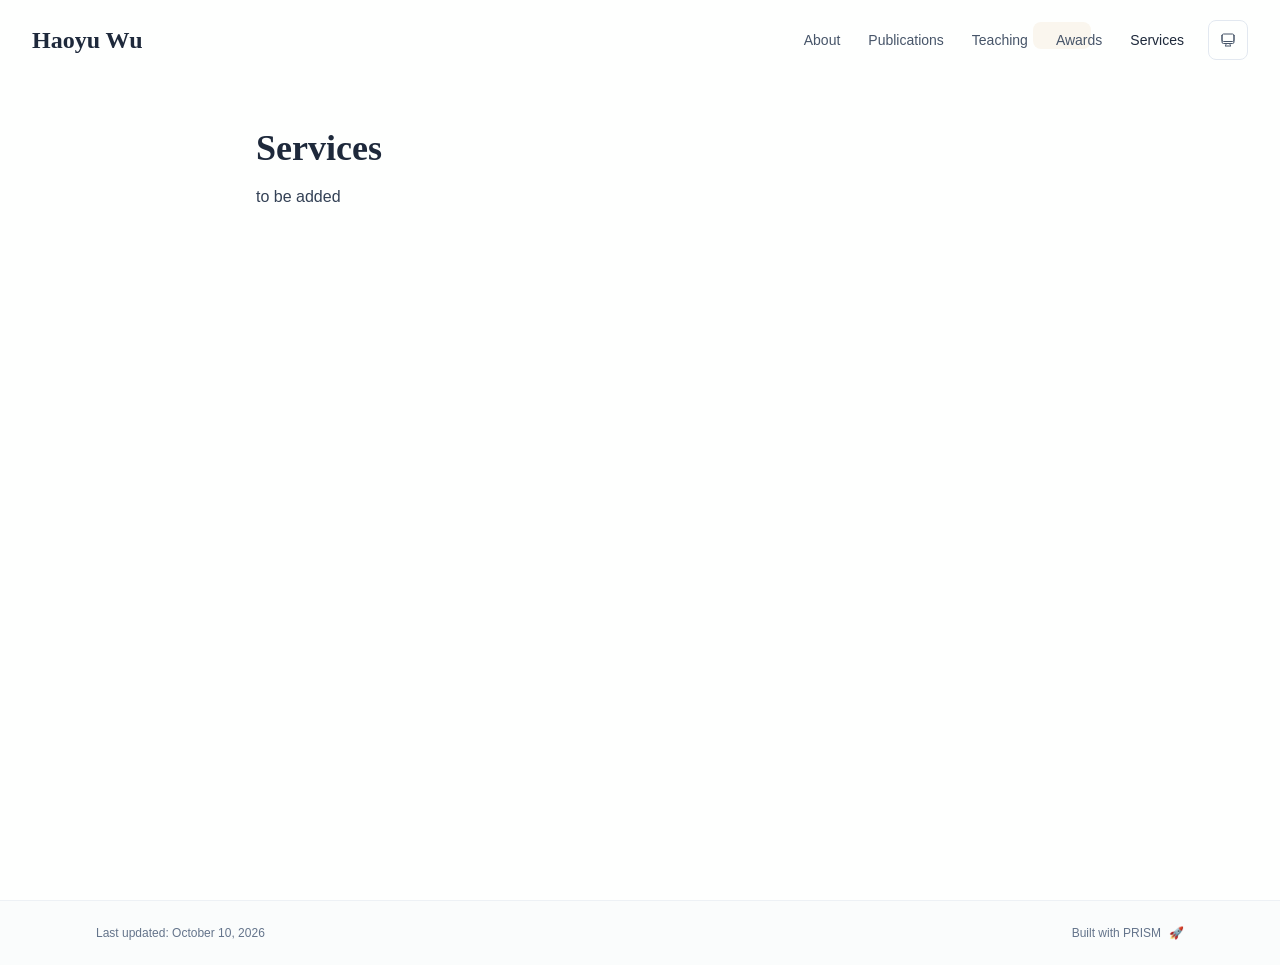
<file: services/index.html>
<!DOCTYPE html><html lang="en" class="scroll-smooth"><head><meta charSet="utf-8"/><meta name="viewport" content="width=device-width, initial-scale=1"/><link rel="stylesheet" href="/_next/static/css/a234213f5f651f10.css" data-precedence="next"/><link rel="preload" as="script" fetchPriority="low" href="/_next/static/chunks/webpack-679b75d1c4c2027c.js"/><script src="/_next/static/chunks/4bd1b696-70b6d399998de86a.js" async=""></script><script src="/_next/static/chunks/684-5aaa8290a129f299.js" async=""></script><script src="/_next/static/chunks/main-app-8d453df0017052e7.js" async=""></script><script src="/_next/static/chunks/461-a9a5d7b05a71d978.js" async=""></script><script src="/_next/static/chunks/874-6cc630662f3664af.js" async=""></script><script src="/_next/static/chunks/291-e39730cc9327e39b.js" async=""></script><script src="/_next/static/chunks/app/layout-1ccedda9f66ab20d.js" async=""></script><script src="/_next/static/chunks/178-595a94b9af1e67b5.js" async=""></script><script src="/_next/static/chunks/748-84df502d24ed20fb.js" async=""></script><script src="/_next/static/chunks/app/%5Bslug%5D/page-7b2aff00e8113d8d.js" async=""></script><link rel="icon" href="/favicon.svg" type="image/svg+xml"/><link rel="dns-prefetch" href="https://jialeliu.com"/><link rel="preconnect" href="https://jialeliu.com" crossorigin=""/><link rel="preload" as="font" type="font/woff2" href="https://jialeliu.com/fonts/georgiab.woff2" crossorigin=""/><script>
              try {
                const theme = localStorage.getItem('theme-storage');
                const parsed = theme ? JSON.parse(theme) : null;
                const setting = parsed?.state?.theme || 'system';
                const prefersDark = typeof window !== 'undefined' && window.matchMedia && window.matchMedia('(prefers-color-scheme: dark)').matches;
                const effective = setting === 'dark' ? 'dark' : (setting === 'light' ? 'light' : (prefersDark ? 'dark' : 'light'));
                var root = document.documentElement;
                root.classList.add(effective);
                root.setAttribute('data-theme', effective);
              } catch (e) {
                var root = document.documentElement;
                root.classList.add('light');
                root.setAttribute('data-theme', 'light');
              }
            </script><script>
    try {
      const cfg = {"enabled":false,"locales":["en"],"defaultLocale":"en","mode":"fixed","fixedLocale":"en","persist":false,"switcher":false,"labels":{"en":"en"}};
      const storageKey = 'locale-storage';
      const normalize = (value) => typeof value === 'string' ? value.trim().replace('_', '-').toLowerCase() : '';
      const matchLocale = (candidate) => {
        const normalized = normalize(candidate);
        if (!normalized) return null;
        if (cfg.locales.includes(normalized)) return normalized;
        const language = normalized.split('-')[0];
        if (cfg.locales.includes(language)) return language;
        return null;
      };

      let resolved = null;

      if (!cfg.enabled) {
        resolved = cfg.defaultLocale;
      } else if (cfg.persist) {
        resolved = matchLocale(localStorage.getItem(storageKey));
      }

      if (!resolved) {
        if (cfg.mode === 'fixed') {
          resolved = cfg.fixedLocale;
        } else {
          resolved = matchLocale(navigator.language);
        }
      }

      if (!resolved) {
        resolved = cfg.defaultLocale;
      }

      const root = document.documentElement;
      root.lang = resolved;
      root.setAttribute('data-locale', resolved);

      if (cfg.persist) {
        localStorage.setItem(storageKey, resolved);
      }
    } catch (e) {
      const root = document.documentElement;
      root.lang = 'en';
      root.setAttribute('data-locale', 'en');
    }
  </script><title>Services | Haoyu Wu</title><meta name="author" content="Haoyu Wu"/><meta name="keywords" content="Haoyu Wu,Embodied AI,World Models,Tongji University"/><meta name="creator" content="Haoyu Wu"/><meta name="publisher" content="Haoyu Wu"/><meta property="og:title" content="Haoyu Wu"/><meta property="og:description" content="Haoyu Wu&#x27;s personal learning homepage. Undergraduate at Tongji University interested in Embodied AI and World Models."/><meta property="og:site_name" content="Haoyu Wu&#x27;s Personal Homepage"/><meta property="og:locale" content="en_US"/><meta property="og:type" content="website"/><meta name="twitter:card" content="summary"/><meta name="twitter:title" content="Haoyu Wu"/><meta name="twitter:description" content="Haoyu Wu&#x27;s personal learning homepage. Undergraduate at Tongji University interested in Embodied AI and World Models."/><link rel="icon" href="/favicon.svg"/><script>document.querySelectorAll('body link[rel="icon"], body link[rel="apple-touch-icon"]').forEach(el => document.head.appendChild(el))</script><script src="/_next/static/chunks/polyfills-42372ed130431b0a.js" noModule=""></script></head><body class="font-sans antialiased"><div style="visibility:hidden"><nav class="fixed top-0 left-0 right-0 z-50" data-headlessui-state=""><div class="transition-all duration-300 ease-out bg-transparent" style="transform:translateY(-100px)"><div class="max-w-7xl mx-auto px-4 sm:px-6 lg:px-8"><div class="flex justify-between items-center h-16 lg:h-20"><div class="flex-shrink-0" tabindex="0"><a class="text-xl lg:text-2xl font-serif font-semibold text-primary hover:text-accent transition-colors duration-200" href="/">Haoyu Wu</a></div><div class="hidden lg:block"><div class="ml-10 flex items-center space-x-3"><div class="relative flex items-baseline space-x-1"><a data-nav-href="/" class="relative px-3 py-2 text-sm font-medium rounded-lg transition-colors duration-150 text-neutral-600" href="/">About</a><a data-nav-href="/publications" class="relative px-3 py-2 text-sm font-medium rounded-lg transition-colors duration-150 text-neutral-600" href="/publications/">Publications</a><a data-nav-href="/teaching" class="relative px-3 py-2 text-sm font-medium rounded-lg transition-colors duration-150 text-neutral-600" href="/teaching/">Teaching</a><a data-nav-href="/awards" class="relative px-3 py-2 text-sm font-medium rounded-lg transition-colors duration-150 text-neutral-600" href="/awards/">Awards</a><a data-nav-href="/services" class="relative px-3 py-2 text-sm font-medium rounded-lg transition-colors duration-150 text-primary" href="/services/">Services</a></div><div class="flex items-center justify-center w-10 h-10 rounded-lg border border-neutral-200 dark:border-[rgba(148,163,184,0.24)] bg-background dark:bg-neutral-800"><div class="w-4 h-4 rounded-full bg-neutral-300 animate-pulse"></div></div></div></div><div class="lg:hidden flex items-center space-x-2"><div class="flex items-center justify-center w-10 h-10 rounded-lg border border-neutral-200 dark:border-[rgba(148,163,184,0.24)] bg-background dark:bg-neutral-800"><div class="w-4 h-4 rounded-full bg-neutral-300 animate-pulse"></div></div><button class="inline-flex items-center justify-center p-2 rounded-md text-neutral-600 hover:text-primary hover:bg-neutral-100 dark:hover:bg-neutral-800 focus:outline-none focus:ring-2 focus:ring-inset focus:ring-accent transition-colors duration-200" id="headlessui-disclosure-button-«R7pdb»" type="button" aria-expanded="false" data-headlessui-state=""><span class="sr-only">Open main menu</span><div><svg xmlns="http://www.w3.org/2000/svg" fill="none" viewBox="0 0 24 24" stroke-width="1.5" stroke="currentColor" aria-hidden="true" data-slot="icon" class="block h-6 w-6"><path stroke-linecap="round" stroke-linejoin="round" d="M3.75 6.75h16.5M3.75 12h16.5m-16.5 5.25h16.5"></path></svg></div></button></div></div></div></div></nav><main class="min-h-screen pt-16 lg:pt-20"><div class="max-w-4xl mx-auto px-4 sm:px-6 lg:px-8 py-12"><div class="max-w-3xl mx-auto" style="opacity:0;transform:translateY(20px)"><h1 class="text-4xl font-serif font-bold text-primary mb-4">Services</h1><div class="text-neutral-700 dark:text-neutral-600 leading-relaxed"><p class="mb-4 last:mb-0">to be added</p></div></div></div><!--$--><!--/$--><!--$--><!--/$--></main><footer class="border-t border-neutral-200/50 bg-neutral-50/50 dark:bg-neutral-900/50 dark:border-neutral-700/50"><div class="max-w-6xl mx-auto px-4 sm:px-6 lg:px-8 py-6"><div class="flex flex-col sm:flex-row justify-between items-center gap-2"><p class="text-xs text-neutral-500">Last updated<!-- -->: <!-- -->October 10, 2026</p><p class="text-xs text-neutral-500 flex items-center"><a href="https://github.com/xyjoey/PRISM" target="_blank" rel="noopener noreferrer">Built with PRISM</a><span class="ml-2">🚀</span></p></div></div></footer></div><script src="/_next/static/chunks/webpack-679b75d1c4c2027c.js" async=""></script><script>(self.__next_f=self.__next_f||[]).push([0])</script><script>self.__next_f.push([1,"1:\"$Sreact.fragment\"\n3:I[3719,[\"461\",\"static/chunks/461-a9a5d7b05a71d978.js\",\"874\",\"static/chunks/874-6cc630662f3664af.js\",\"291\",\"static/chunks/291-e39730cc9327e39b.js\",\"177\",\"static/chunks/app/layout-1ccedda9f66ab20d.js\"],\"ThemeProvider\"]\n4:I[310,[\"461\",\"static/chunks/461-a9a5d7b05a71d978.js\",\"874\",\"static/chunks/874-6cc630662f3664af.js\",\"291\",\"static/chunks/291-e39730cc9327e39b.js\",\"177\",\"static/chunks/app/layout-1ccedda9f66ab20d.js\"],\"LocaleProvider\"]\n5:I[4574,[\"461\",\"static/chunks/461-a9a5d7b05a71d978.js\",\"874\",\"static/chunks/874-6cc630662f3664af.js\",\"291\",\"static/chunks/291-e39730cc9327e39b.js\",\"177\",\"static/chunks/app/layout-1ccedda9f66ab20d.js\"],\"default\"]\n6:I[7555,[],\"\"]\n7:I[1295,[],\"\"]\n8:I[2548,[\"461\",\"static/chunks/461-a9a5d7b05a71d978.js\",\"874\",\"static/chunks/874-6cc630662f3664af.js\",\"291\",\"static/chunks/291-e39730cc9327e39b.js\",\"177\",\"static/chunks/app/layout-1ccedda9f66ab20d.js\"],\"default\"]\na:I[9665,[],\"MetadataBoundary\"]\nc:I[9665,[],\"OutletBoundary\"]\nf:I[4911,[],\"AsyncMetadataOutlet\"]\n11:I[9665,[],\"ViewportBoundary\"]\n13:I[6614,[],\"\"]\n:HL[\"/_next/static/css/a234213f5f651f10.css\",\"style\"]\n2:T5c3,\n    try {\n      const cfg = {\"enabled\":false,\"locales\":[\"en\"],\"defaultLocale\":\"en\",\"mode\":\"fixed\",\"fixedLocale\":\"en\",\"persist\":false,\"switcher\":false,\"labels\":{\"en\":\"en\"}};\n      const storageKey = 'locale-storage';\n      const normalize = (value) =\u003e typeof value === 'string' ? value.trim().replace('_', '-').toLowerCase() : '';\n      const matchLocale = (candidate) =\u003e {\n        const normalized = normalize(candidate);\n        if (!normalized) return null;\n        if (cfg.locales.includes(normalized)) return normalized;\n        const language = normalized.split('-')[0];\n        if (cfg.locales.includes(language)) return language;\n        return null;\n      };\n\n      let resolved = null;\n\n      if (!cfg.enabled) {\n        resolved = cfg.defaultLocale;\n      } else if (cfg.persist) {\n        resolved = matchLocale(localStorage.getItem(storageKey));\n      }\n\n      if (!resolved) {\n        if (cfg.mode === 'fixed'"])</script><script>self.__next_f.push([1,") {\n          resolved = cfg.fixedLocale;\n        } else {\n          resolved = matchLocale(navigator.language);\n        }\n      }\n\n      if (!resolved) {\n        resolved = cfg.defaultLocale;\n      }\n\n      const root = document.documentElement;\n      root.lang = resolved;\n      root.setAttribute('data-locale', resolved);\n\n      if (cfg.persist) {\n        localStorage.setItem(storageKey, resolved);\n      }\n    } catch (e) {\n      const root = document.documentElement;\n      root.lang = 'en';\n      root.setAttribute('data-locale', 'en');\n    }\n  "])</script><script>self.__next_f.push([1,"0:{\"P\":null,\"b\":\"7tWhy8pVtEbIUaK4HqWk4\",\"p\":\"\",\"c\":[\"\",\"services\",\"\"],\"i\":false,\"f\":[[[\"\",{\"children\":[[\"slug\",\"services\",\"d\"],{\"children\":[\"__PAGE__\",{}]}]},\"$undefined\",\"$undefined\",true],[\"\",[\"$\",\"$1\",\"c\",{\"children\":[[[\"$\",\"link\",\"0\",{\"rel\":\"stylesheet\",\"href\":\"/_next/static/css/a234213f5f651f10.css\",\"precedence\":\"next\",\"crossOrigin\":\"$undefined\",\"nonce\":\"$undefined\"}]],[\"$\",\"html\",null,{\"lang\":\"en\",\"className\":\"scroll-smooth\",\"suppressHydrationWarning\":true,\"children\":[[\"$\",\"head\",null,{\"children\":[[\"$\",\"link\",null,{\"rel\":\"icon\",\"href\":\"/favicon.svg\",\"type\":\"image/svg+xml\"}],[\"$\",\"link\",null,{\"rel\":\"dns-prefetch\",\"href\":\"https://jialeliu.com\"}],[\"$\",\"link\",null,{\"rel\":\"preconnect\",\"href\":\"https://jialeliu.com\",\"crossOrigin\":\"\"}],[\"$\",\"link\",null,{\"rel\":\"preload\",\"as\":\"font\",\"type\":\"font/woff2\",\"href\":\"https://jialeliu.com/fonts/georgiab.woff2\",\"crossOrigin\":\"\"}],[\"$\",\"script\",null,{\"dangerouslySetInnerHTML\":{\"__html\":\"\\n              try {\\n                const theme = localStorage.getItem('theme-storage');\\n                const parsed = theme ? JSON.parse(theme) : null;\\n                const setting = parsed?.state?.theme || 'system';\\n                const prefersDark = typeof window !== 'undefined' \u0026\u0026 window.matchMedia \u0026\u0026 window.matchMedia('(prefers-color-scheme: dark)').matches;\\n                const effective = setting === 'dark' ? 'dark' : (setting === 'light' ? 'light' : (prefersDark ? 'dark' : 'light'));\\n                var root = document.documentElement;\\n                root.classList.add(effective);\\n                root.setAttribute('data-theme', effective);\\n              } catch (e) {\\n                var root = document.documentElement;\\n                root.classList.add('light');\\n                root.setAttribute('data-theme', 'light');\\n              }\\n            \"}}],[\"$\",\"script\",null,{\"dangerouslySetInnerHTML\":{\"__html\":\"$2\"}}]]}],[\"$\",\"body\",null,{\"className\":\"font-sans antialiased\",\"children\":[\"$\",\"$L3\",null,{\"children\":[\"$\",\"$L4\",null,{\"config\":{\"enabled\":false,\"locales\":[\"en\"],\"defaultLocale\":\"en\",\"mode\":\"fixed\",\"fixedLocale\":\"en\",\"persist\":false,\"switcher\":false,\"labels\":{\"en\":\"en\"}},\"children\":[[\"$\",\"$L5\",null,{\"items\":[{\"title\":\"About\",\"type\":\"page\",\"target\":\"about\",\"href\":\"/\"},{\"title\":\"Publications\",\"type\":\"page\",\"target\":\"publications\",\"href\":\"/publications\"},{\"title\":\"Teaching\",\"type\":\"page\",\"target\":\"teaching\",\"href\":\"/teaching\"},{\"title\":\"Awards\",\"type\":\"page\",\"target\":\"awards\",\"href\":\"/awards\"},{\"title\":\"Services\",\"type\":\"page\",\"target\":\"services\",\"href\":\"/services\"}],\"siteTitle\":\"Haoyu Wu\",\"enableOnePageMode\":false,\"i18n\":\"$0:f:0:1:1:props:children:1:props:children:1:props:children:props:children:props:config\",\"itemsByLocale\":{\"en\":[{\"title\":\"About\",\"type\":\"page\",\"target\":\"about\",\"href\":\"/\"},{\"title\":\"Publications\",\"type\":\"page\",\"target\":\"publications\",\"href\":\"/publications\"},{\"title\":\"Teaching\",\"type\":\"page\",\"target\":\"teaching\",\"href\":\"/teaching\"},{\"title\":\"Awards\",\"type\":\"page\",\"target\":\"awards\",\"href\":\"/awards\"},{\"title\":\"Services\",\"type\":\"page\",\"target\":\"services\",\"href\":\"/services\"}]},\"siteTitleByLocale\":{\"en\":\"Haoyu Wu\"}}],[\"$\",\"main\",null,{\"className\":\"min-h-screen pt-16 lg:pt-20\",\"children\":[\"$\",\"$L6\",null,{\"parallelRouterKey\":\"children\",\"error\":\"$undefined\",\"errorStyles\":\"$undefined\",\"errorScripts\":\"$undefined\",\"template\":[\"$\",\"$L7\",null,{}],\"templateStyles\":\"$undefined\",\"templateScripts\":\"$undefined\",\"notFound\":[[[\"$\",\"title\",null,{\"children\":\"404: This page could not be found.\"}],[\"$\",\"div\",null,{\"style\":{\"fontFamily\":\"system-ui,\\\"Segoe UI\\\",Roboto,Helvetica,Arial,sans-serif,\\\"Apple Color Emoji\\\",\\\"Segoe UI Emoji\\\"\",\"height\":\"100vh\",\"textAlign\":\"center\",\"display\":\"flex\",\"flexDirection\":\"column\",\"alignItems\":\"center\",\"justifyContent\":\"center\"},\"children\":[\"$\",\"div\",null,{\"children\":[[\"$\",\"style\",null,{\"dangerouslySetInnerHTML\":{\"__html\":\"body{color:#000;background:#fff;margin:0}.next-error-h1{border-right:1px solid rgba(0,0,0,.3)}@media (prefers-color-scheme:dark){body{color:#fff;background:#000}.next-error-h1{border-right:1px solid rgba(255,255,255,.3)}}\"}}],[\"$\",\"h1\",null,{\"className\":\"next-error-h1\",\"style\":{\"display\":\"inline-block\",\"margin\":\"0 20px 0 0\",\"padding\":\"0 23px 0 0\",\"fontSize\":24,\"fontWeight\":500,\"verticalAlign\":\"top\",\"lineHeight\":\"49px\"},\"children\":404}],[\"$\",\"div\",null,{\"style\":{\"display\":\"inline-block\"},\"children\":[\"$\",\"h2\",null,{\"style\":{\"fontSize\":14,\"fontWeight\":400,\"lineHeight\":\"49px\",\"margin\":0},\"children\":\"This page could not be found.\"}]}]]}]}]],[]],\"forbidden\":\"$undefined\",\"unauthorized\":\"$undefined\"}]}],[\"$\",\"$L8\",null,{\"lastUpdated\":\"October 10, 2026\",\"lastUpdatedByLocale\":{\"en\":\"October 10, 2026\"},\"defaultLocale\":\"en\"}]]}]}]}]]}]]}],{\"children\":[[\"slug\",\"services\",\"d\"],[\"$\",\"$1\",\"c\",{\"children\":[null,[\"$\",\"$L6\",null,{\"parallelRouterKey\":\"children\",\"error\":\"$undefined\",\"errorStyles\":\"$undefined\",\"errorScripts\":\"$undefined\",\"template\":[\"$\",\"$L7\",null,{}],\"templateStyles\":\"$undefined\",\"templateScripts\":\"$undefined\",\"notFound\":\"$undefined\",\"forbidden\":\"$undefined\",\"unauthorized\":\"$undefined\"}]]}],{\"children\":[\"__PAGE__\",[\"$\",\"$1\",\"c\",{\"children\":[\"$L9\",[\"$\",\"$La\",null,{\"children\":\"$Lb\"}],null,[\"$\",\"$Lc\",null,{\"children\":[\"$Ld\",\"$Le\",[\"$\",\"$Lf\",null,{\"promise\":\"$@10\"}]]}]]}],{},null,false]},null,false]},null,false],[\"$\",\"$1\",\"h\",{\"children\":[null,[\"$\",\"$1\",\"Vv5lxJlytlyQD2Demg9ow\",{\"children\":[[\"$\",\"$L11\",null,{\"children\":\"$L12\"}],null]}],null]}],false]],\"m\":\"$undefined\",\"G\":[\"$13\",\"$undefined\"],\"s\":false,\"S\":true}\n"])</script><script>self.__next_f.push([1,"14:\"$Sreact.suspense\"\n15:I[4911,[],\"AsyncMetadata\"]\n17:I[2382,[\"461\",\"static/chunks/461-a9a5d7b05a71d978.js\",\"178\",\"static/chunks/178-595a94b9af1e67b5.js\",\"748\",\"static/chunks/748-84df502d24ed20fb.js\",\"182\",\"static/chunks/app/%5Bslug%5D/page-7b2aff00e8113d8d.js\"],\"default\"]\nb:[\"$\",\"$14\",null,{\"fallback\":null,\"children\":[\"$\",\"$L15\",null,{\"promise\":\"$@16\"}]}]\n9:[\"$\",\"$L17\",null,{\"dataByLocale\":{\"en\":{\"type\":\"text\",\"config\":{\"type\":\"text\",\"title\":\"Services\",\"source\":\"services.md\"},\"content\":\"to be added\\n\"}},\"defaultLocale\":\"en\"}]\n"])</script><script>self.__next_f.push([1,"e:null\n"])</script><script>self.__next_f.push([1,"12:[[\"$\",\"meta\",\"0\",{\"charSet\":\"utf-8\"}],[\"$\",\"meta\",\"1\",{\"name\":\"viewport\",\"content\":\"width=device-width, initial-scale=1\"}]]\nd:null\n"])</script><script>self.__next_f.push([1,"16:{\"metadata\":[[\"$\",\"title\",\"0\",{\"children\":\"Services | Haoyu Wu\"}],[\"$\",\"meta\",\"1\",{\"name\":\"author\",\"content\":\"Haoyu Wu\"}],[\"$\",\"meta\",\"2\",{\"name\":\"keywords\",\"content\":\"Haoyu Wu,Embodied AI,World Models,Tongji University\"}],[\"$\",\"meta\",\"3\",{\"name\":\"creator\",\"content\":\"Haoyu Wu\"}],[\"$\",\"meta\",\"4\",{\"name\":\"publisher\",\"content\":\"Haoyu Wu\"}],[\"$\",\"meta\",\"5\",{\"property\":\"og:title\",\"content\":\"Haoyu Wu\"}],[\"$\",\"meta\",\"6\",{\"property\":\"og:description\",\"content\":\"Haoyu Wu's personal learning homepage. Undergraduate at Tongji University interested in Embodied AI and World Models.\"}],[\"$\",\"meta\",\"7\",{\"property\":\"og:site_name\",\"content\":\"Haoyu Wu's Personal Homepage\"}],[\"$\",\"meta\",\"8\",{\"property\":\"og:locale\",\"content\":\"en_US\"}],[\"$\",\"meta\",\"9\",{\"property\":\"og:type\",\"content\":\"website\"}],[\"$\",\"meta\",\"10\",{\"name\":\"twitter:card\",\"content\":\"summary\"}],[\"$\",\"meta\",\"11\",{\"name\":\"twitter:title\",\"content\":\"Haoyu Wu\"}],[\"$\",\"meta\",\"12\",{\"name\":\"twitter:description\",\"content\":\"Haoyu Wu's personal learning homepage. Undergraduate at Tongji University interested in Embodied AI and World Models.\"}],[\"$\",\"link\",\"13\",{\"rel\":\"icon\",\"href\":\"/favicon.svg\"}]],\"error\":null,\"digest\":\"$undefined\"}\n10:{\"metadata\":\"$16:metadata\",\"error\":null,\"digest\":\"$undefined\"}\n"])</script></body></html>
</file>
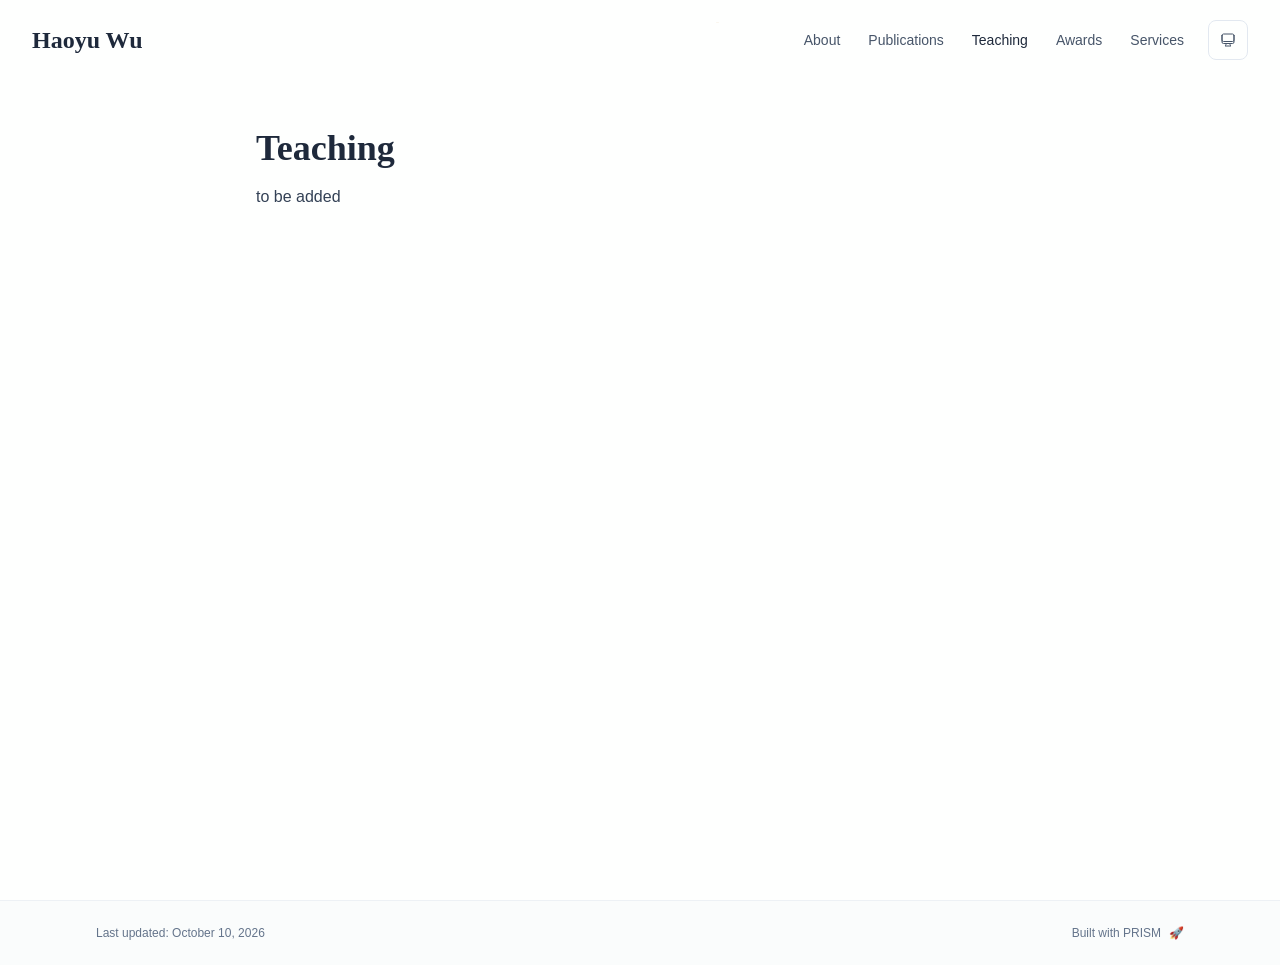
<file: teaching/index.html>
<!DOCTYPE html><html lang="en" class="scroll-smooth"><head><meta charSet="utf-8"/><meta name="viewport" content="width=device-width, initial-scale=1"/><link rel="stylesheet" href="/_next/static/css/a234213f5f651f10.css" data-precedence="next"/><link rel="preload" as="script" fetchPriority="low" href="/_next/static/chunks/webpack-679b75d1c4c2027c.js"/><script src="/_next/static/chunks/4bd1b696-70b6d399998de86a.js" async=""></script><script src="/_next/static/chunks/684-5aaa8290a129f299.js" async=""></script><script src="/_next/static/chunks/main-app-8d453df0017052e7.js" async=""></script><script src="/_next/static/chunks/461-a9a5d7b05a71d978.js" async=""></script><script src="/_next/static/chunks/874-6cc630662f3664af.js" async=""></script><script src="/_next/static/chunks/291-e39730cc9327e39b.js" async=""></script><script src="/_next/static/chunks/app/layout-1ccedda9f66ab20d.js" async=""></script><script src="/_next/static/chunks/178-595a94b9af1e67b5.js" async=""></script><script src="/_next/static/chunks/748-84df502d24ed20fb.js" async=""></script><script src="/_next/static/chunks/app/%5Bslug%5D/page-7b2aff00e8113d8d.js" async=""></script><link rel="icon" href="/favicon.svg" type="image/svg+xml"/><link rel="dns-prefetch" href="https://jialeliu.com"/><link rel="preconnect" href="https://jialeliu.com" crossorigin=""/><link rel="preload" as="font" type="font/woff2" href="https://jialeliu.com/fonts/georgiab.woff2" crossorigin=""/><script>
              try {
                const theme = localStorage.getItem('theme-storage');
                const parsed = theme ? JSON.parse(theme) : null;
                const setting = parsed?.state?.theme || 'system';
                const prefersDark = typeof window !== 'undefined' && window.matchMedia && window.matchMedia('(prefers-color-scheme: dark)').matches;
                const effective = setting === 'dark' ? 'dark' : (setting === 'light' ? 'light' : (prefersDark ? 'dark' : 'light'));
                var root = document.documentElement;
                root.classList.add(effective);
                root.setAttribute('data-theme', effective);
              } catch (e) {
                var root = document.documentElement;
                root.classList.add('light');
                root.setAttribute('data-theme', 'light');
              }
            </script><script>
    try {
      const cfg = {"enabled":false,"locales":["en"],"defaultLocale":"en","mode":"fixed","fixedLocale":"en","persist":false,"switcher":false,"labels":{"en":"en"}};
      const storageKey = 'locale-storage';
      const normalize = (value) => typeof value === 'string' ? value.trim().replace('_', '-').toLowerCase() : '';
      const matchLocale = (candidate) => {
        const normalized = normalize(candidate);
        if (!normalized) return null;
        if (cfg.locales.includes(normalized)) return normalized;
        const language = normalized.split('-')[0];
        if (cfg.locales.includes(language)) return language;
        return null;
      };

      let resolved = null;

      if (!cfg.enabled) {
        resolved = cfg.defaultLocale;
      } else if (cfg.persist) {
        resolved = matchLocale(localStorage.getItem(storageKey));
      }

      if (!resolved) {
        if (cfg.mode === 'fixed') {
          resolved = cfg.fixedLocale;
        } else {
          resolved = matchLocale(navigator.language);
        }
      }

      if (!resolved) {
        resolved = cfg.defaultLocale;
      }

      const root = document.documentElement;
      root.lang = resolved;
      root.setAttribute('data-locale', resolved);

      if (cfg.persist) {
        localStorage.setItem(storageKey, resolved);
      }
    } catch (e) {
      const root = document.documentElement;
      root.lang = 'en';
      root.setAttribute('data-locale', 'en');
    }
  </script><title>Teaching | Haoyu Wu</title><meta name="author" content="Haoyu Wu"/><meta name="keywords" content="Haoyu Wu,Embodied AI,World Models,Tongji University"/><meta name="creator" content="Haoyu Wu"/><meta name="publisher" content="Haoyu Wu"/><meta property="og:title" content="Haoyu Wu"/><meta property="og:description" content="Haoyu Wu&#x27;s personal learning homepage. Undergraduate at Tongji University interested in Embodied AI and World Models."/><meta property="og:site_name" content="Haoyu Wu&#x27;s Personal Homepage"/><meta property="og:locale" content="en_US"/><meta property="og:type" content="website"/><meta name="twitter:card" content="summary"/><meta name="twitter:title" content="Haoyu Wu"/><meta name="twitter:description" content="Haoyu Wu&#x27;s personal learning homepage. Undergraduate at Tongji University interested in Embodied AI and World Models."/><link rel="icon" href="/favicon.svg"/><script>document.querySelectorAll('body link[rel="icon"], body link[rel="apple-touch-icon"]').forEach(el => document.head.appendChild(el))</script><script src="/_next/static/chunks/polyfills-42372ed130431b0a.js" noModule=""></script></head><body class="font-sans antialiased"><div style="visibility:hidden"><nav class="fixed top-0 left-0 right-0 z-50" data-headlessui-state=""><div class="transition-all duration-300 ease-out bg-transparent" style="transform:translateY(-100px)"><div class="max-w-7xl mx-auto px-4 sm:px-6 lg:px-8"><div class="flex justify-between items-center h-16 lg:h-20"><div class="flex-shrink-0" tabindex="0"><a class="text-xl lg:text-2xl font-serif font-semibold text-primary hover:text-accent transition-colors duration-200" href="/">Haoyu Wu</a></div><div class="hidden lg:block"><div class="ml-10 flex items-center space-x-3"><div class="relative flex items-baseline space-x-1"><a data-nav-href="/" class="relative px-3 py-2 text-sm font-medium rounded-lg transition-colors duration-150 text-neutral-600" href="/">About</a><a data-nav-href="/publications" class="relative px-3 py-2 text-sm font-medium rounded-lg transition-colors duration-150 text-neutral-600" href="/publications/">Publications</a><a data-nav-href="/teaching" class="relative px-3 py-2 text-sm font-medium rounded-lg transition-colors duration-150 text-primary" href="/teaching/">Teaching</a><a data-nav-href="/awards" class="relative px-3 py-2 text-sm font-medium rounded-lg transition-colors duration-150 text-neutral-600" href="/awards/">Awards</a><a data-nav-href="/services" class="relative px-3 py-2 text-sm font-medium rounded-lg transition-colors duration-150 text-neutral-600" href="/services/">Services</a></div><div class="flex items-center justify-center w-10 h-10 rounded-lg border border-neutral-200 dark:border-[rgba(148,163,184,0.24)] bg-background dark:bg-neutral-800"><div class="w-4 h-4 rounded-full bg-neutral-300 animate-pulse"></div></div></div></div><div class="lg:hidden flex items-center space-x-2"><div class="flex items-center justify-center w-10 h-10 rounded-lg border border-neutral-200 dark:border-[rgba(148,163,184,0.24)] bg-background dark:bg-neutral-800"><div class="w-4 h-4 rounded-full bg-neutral-300 animate-pulse"></div></div><button class="inline-flex items-center justify-center p-2 rounded-md text-neutral-600 hover:text-primary hover:bg-neutral-100 dark:hover:bg-neutral-800 focus:outline-none focus:ring-2 focus:ring-inset focus:ring-accent transition-colors duration-200" id="headlessui-disclosure-button-«R7pdb»" type="button" aria-expanded="false" data-headlessui-state=""><span class="sr-only">Open main menu</span><div><svg xmlns="http://www.w3.org/2000/svg" fill="none" viewBox="0 0 24 24" stroke-width="1.5" stroke="currentColor" aria-hidden="true" data-slot="icon" class="block h-6 w-6"><path stroke-linecap="round" stroke-linejoin="round" d="M3.75 6.75h16.5M3.75 12h16.5m-16.5 5.25h16.5"></path></svg></div></button></div></div></div></div></nav><main class="min-h-screen pt-16 lg:pt-20"><div class="max-w-4xl mx-auto px-4 sm:px-6 lg:px-8 py-12"><div class="max-w-3xl mx-auto" style="opacity:0;transform:translateY(20px)"><h1 class="text-4xl font-serif font-bold text-primary mb-4">Teaching</h1><div class="text-neutral-700 dark:text-neutral-600 leading-relaxed"><p class="mb-4 last:mb-0">to be added</p></div></div></div><!--$--><!--/$--><!--$--><!--/$--></main><footer class="border-t border-neutral-200/50 bg-neutral-50/50 dark:bg-neutral-900/50 dark:border-neutral-700/50"><div class="max-w-6xl mx-auto px-4 sm:px-6 lg:px-8 py-6"><div class="flex flex-col sm:flex-row justify-between items-center gap-2"><p class="text-xs text-neutral-500">Last updated<!-- -->: <!-- -->October 10, 2026</p><p class="text-xs text-neutral-500 flex items-center"><a href="https://github.com/xyjoey/PRISM" target="_blank" rel="noopener noreferrer">Built with PRISM</a><span class="ml-2">🚀</span></p></div></div></footer></div><script src="/_next/static/chunks/webpack-679b75d1c4c2027c.js" async=""></script><script>(self.__next_f=self.__next_f||[]).push([0])</script><script>self.__next_f.push([1,"1:\"$Sreact.fragment\"\n3:I[3719,[\"461\",\"static/chunks/461-a9a5d7b05a71d978.js\",\"874\",\"static/chunks/874-6cc630662f3664af.js\",\"291\",\"static/chunks/291-e39730cc9327e39b.js\",\"177\",\"static/chunks/app/layout-1ccedda9f66ab20d.js\"],\"ThemeProvider\"]\n4:I[310,[\"461\",\"static/chunks/461-a9a5d7b05a71d978.js\",\"874\",\"static/chunks/874-6cc630662f3664af.js\",\"291\",\"static/chunks/291-e39730cc9327e39b.js\",\"177\",\"static/chunks/app/layout-1ccedda9f66ab20d.js\"],\"LocaleProvider\"]\n5:I[4574,[\"461\",\"static/chunks/461-a9a5d7b05a71d978.js\",\"874\",\"static/chunks/874-6cc630662f3664af.js\",\"291\",\"static/chunks/291-e39730cc9327e39b.js\",\"177\",\"static/chunks/app/layout-1ccedda9f66ab20d.js\"],\"default\"]\n6:I[7555,[],\"\"]\n7:I[1295,[],\"\"]\n8:I[2548,[\"461\",\"static/chunks/461-a9a5d7b05a71d978.js\",\"874\",\"static/chunks/874-6cc630662f3664af.js\",\"291\",\"static/chunks/291-e39730cc9327e39b.js\",\"177\",\"static/chunks/app/layout-1ccedda9f66ab20d.js\"],\"default\"]\na:I[9665,[],\"MetadataBoundary\"]\nc:I[9665,[],\"OutletBoundary\"]\nf:I[4911,[],\"AsyncMetadataOutlet\"]\n11:I[9665,[],\"ViewportBoundary\"]\n13:I[6614,[],\"\"]\n:HL[\"/_next/static/css/a234213f5f651f10.css\",\"style\"]\n2:T5c3,\n    try {\n      const cfg = {\"enabled\":false,\"locales\":[\"en\"],\"defaultLocale\":\"en\",\"mode\":\"fixed\",\"fixedLocale\":\"en\",\"persist\":false,\"switcher\":false,\"labels\":{\"en\":\"en\"}};\n      const storageKey = 'locale-storage';\n      const normalize = (value) =\u003e typeof value === 'string' ? value.trim().replace('_', '-').toLowerCase() : '';\n      const matchLocale = (candidate) =\u003e {\n        const normalized = normalize(candidate);\n        if (!normalized) return null;\n        if (cfg.locales.includes(normalized)) return normalized;\n        const language = normalized.split('-')[0];\n        if (cfg.locales.includes(language)) return language;\n        return null;\n      };\n\n      let resolved = null;\n\n      if (!cfg.enabled) {\n        resolved = cfg.defaultLocale;\n      } else if (cfg.persist) {\n        resolved = matchLocale(localStorage.getItem(storageKey));\n      }\n\n      if (!resolved) {\n        if (cfg.mode === 'fixed'"])</script><script>self.__next_f.push([1,") {\n          resolved = cfg.fixedLocale;\n        } else {\n          resolved = matchLocale(navigator.language);\n        }\n      }\n\n      if (!resolved) {\n        resolved = cfg.defaultLocale;\n      }\n\n      const root = document.documentElement;\n      root.lang = resolved;\n      root.setAttribute('data-locale', resolved);\n\n      if (cfg.persist) {\n        localStorage.setItem(storageKey, resolved);\n      }\n    } catch (e) {\n      const root = document.documentElement;\n      root.lang = 'en';\n      root.setAttribute('data-locale', 'en');\n    }\n  "])</script><script>self.__next_f.push([1,"0:{\"P\":null,\"b\":\"7tWhy8pVtEbIUaK4HqWk4\",\"p\":\"\",\"c\":[\"\",\"teaching\",\"\"],\"i\":false,\"f\":[[[\"\",{\"children\":[[\"slug\",\"teaching\",\"d\"],{\"children\":[\"__PAGE__\",{}]}]},\"$undefined\",\"$undefined\",true],[\"\",[\"$\",\"$1\",\"c\",{\"children\":[[[\"$\",\"link\",\"0\",{\"rel\":\"stylesheet\",\"href\":\"/_next/static/css/a234213f5f651f10.css\",\"precedence\":\"next\",\"crossOrigin\":\"$undefined\",\"nonce\":\"$undefined\"}]],[\"$\",\"html\",null,{\"lang\":\"en\",\"className\":\"scroll-smooth\",\"suppressHydrationWarning\":true,\"children\":[[\"$\",\"head\",null,{\"children\":[[\"$\",\"link\",null,{\"rel\":\"icon\",\"href\":\"/favicon.svg\",\"type\":\"image/svg+xml\"}],[\"$\",\"link\",null,{\"rel\":\"dns-prefetch\",\"href\":\"https://jialeliu.com\"}],[\"$\",\"link\",null,{\"rel\":\"preconnect\",\"href\":\"https://jialeliu.com\",\"crossOrigin\":\"\"}],[\"$\",\"link\",null,{\"rel\":\"preload\",\"as\":\"font\",\"type\":\"font/woff2\",\"href\":\"https://jialeliu.com/fonts/georgiab.woff2\",\"crossOrigin\":\"\"}],[\"$\",\"script\",null,{\"dangerouslySetInnerHTML\":{\"__html\":\"\\n              try {\\n                const theme = localStorage.getItem('theme-storage');\\n                const parsed = theme ? JSON.parse(theme) : null;\\n                const setting = parsed?.state?.theme || 'system';\\n                const prefersDark = typeof window !== 'undefined' \u0026\u0026 window.matchMedia \u0026\u0026 window.matchMedia('(prefers-color-scheme: dark)').matches;\\n                const effective = setting === 'dark' ? 'dark' : (setting === 'light' ? 'light' : (prefersDark ? 'dark' : 'light'));\\n                var root = document.documentElement;\\n                root.classList.add(effective);\\n                root.setAttribute('data-theme', effective);\\n              } catch (e) {\\n                var root = document.documentElement;\\n                root.classList.add('light');\\n                root.setAttribute('data-theme', 'light');\\n              }\\n            \"}}],[\"$\",\"script\",null,{\"dangerouslySetInnerHTML\":{\"__html\":\"$2\"}}]]}],[\"$\",\"body\",null,{\"className\":\"font-sans antialiased\",\"children\":[\"$\",\"$L3\",null,{\"children\":[\"$\",\"$L4\",null,{\"config\":{\"enabled\":false,\"locales\":[\"en\"],\"defaultLocale\":\"en\",\"mode\":\"fixed\",\"fixedLocale\":\"en\",\"persist\":false,\"switcher\":false,\"labels\":{\"en\":\"en\"}},\"children\":[[\"$\",\"$L5\",null,{\"items\":[{\"title\":\"About\",\"type\":\"page\",\"target\":\"about\",\"href\":\"/\"},{\"title\":\"Publications\",\"type\":\"page\",\"target\":\"publications\",\"href\":\"/publications\"},{\"title\":\"Teaching\",\"type\":\"page\",\"target\":\"teaching\",\"href\":\"/teaching\"},{\"title\":\"Awards\",\"type\":\"page\",\"target\":\"awards\",\"href\":\"/awards\"},{\"title\":\"Services\",\"type\":\"page\",\"target\":\"services\",\"href\":\"/services\"}],\"siteTitle\":\"Haoyu Wu\",\"enableOnePageMode\":false,\"i18n\":\"$0:f:0:1:1:props:children:1:props:children:1:props:children:props:children:props:config\",\"itemsByLocale\":{\"en\":[{\"title\":\"About\",\"type\":\"page\",\"target\":\"about\",\"href\":\"/\"},{\"title\":\"Publications\",\"type\":\"page\",\"target\":\"publications\",\"href\":\"/publications\"},{\"title\":\"Teaching\",\"type\":\"page\",\"target\":\"teaching\",\"href\":\"/teaching\"},{\"title\":\"Awards\",\"type\":\"page\",\"target\":\"awards\",\"href\":\"/awards\"},{\"title\":\"Services\",\"type\":\"page\",\"target\":\"services\",\"href\":\"/services\"}]},\"siteTitleByLocale\":{\"en\":\"Haoyu Wu\"}}],[\"$\",\"main\",null,{\"className\":\"min-h-screen pt-16 lg:pt-20\",\"children\":[\"$\",\"$L6\",null,{\"parallelRouterKey\":\"children\",\"error\":\"$undefined\",\"errorStyles\":\"$undefined\",\"errorScripts\":\"$undefined\",\"template\":[\"$\",\"$L7\",null,{}],\"templateStyles\":\"$undefined\",\"templateScripts\":\"$undefined\",\"notFound\":[[[\"$\",\"title\",null,{\"children\":\"404: This page could not be found.\"}],[\"$\",\"div\",null,{\"style\":{\"fontFamily\":\"system-ui,\\\"Segoe UI\\\",Roboto,Helvetica,Arial,sans-serif,\\\"Apple Color Emoji\\\",\\\"Segoe UI Emoji\\\"\",\"height\":\"100vh\",\"textAlign\":\"center\",\"display\":\"flex\",\"flexDirection\":\"column\",\"alignItems\":\"center\",\"justifyContent\":\"center\"},\"children\":[\"$\",\"div\",null,{\"children\":[[\"$\",\"style\",null,{\"dangerouslySetInnerHTML\":{\"__html\":\"body{color:#000;background:#fff;margin:0}.next-error-h1{border-right:1px solid rgba(0,0,0,.3)}@media (prefers-color-scheme:dark){body{color:#fff;background:#000}.next-error-h1{border-right:1px solid rgba(255,255,255,.3)}}\"}}],[\"$\",\"h1\",null,{\"className\":\"next-error-h1\",\"style\":{\"display\":\"inline-block\",\"margin\":\"0 20px 0 0\",\"padding\":\"0 23px 0 0\",\"fontSize\":24,\"fontWeight\":500,\"verticalAlign\":\"top\",\"lineHeight\":\"49px\"},\"children\":404}],[\"$\",\"div\",null,{\"style\":{\"display\":\"inline-block\"},\"children\":[\"$\",\"h2\",null,{\"style\":{\"fontSize\":14,\"fontWeight\":400,\"lineHeight\":\"49px\",\"margin\":0},\"children\":\"This page could not be found.\"}]}]]}]}]],[]],\"forbidden\":\"$undefined\",\"unauthorized\":\"$undefined\"}]}],[\"$\",\"$L8\",null,{\"lastUpdated\":\"October 10, 2026\",\"lastUpdatedByLocale\":{\"en\":\"October 10, 2026\"},\"defaultLocale\":\"en\"}]]}]}]}]]}]]}],{\"children\":[[\"slug\",\"teaching\",\"d\"],[\"$\",\"$1\",\"c\",{\"children\":[null,[\"$\",\"$L6\",null,{\"parallelRouterKey\":\"children\",\"error\":\"$undefined\",\"errorStyles\":\"$undefined\",\"errorScripts\":\"$undefined\",\"template\":[\"$\",\"$L7\",null,{}],\"templateStyles\":\"$undefined\",\"templateScripts\":\"$undefined\",\"notFound\":\"$undefined\",\"forbidden\":\"$undefined\",\"unauthorized\":\"$undefined\"}]]}],{\"children\":[\"__PAGE__\",[\"$\",\"$1\",\"c\",{\"children\":[\"$L9\",[\"$\",\"$La\",null,{\"children\":\"$Lb\"}],null,[\"$\",\"$Lc\",null,{\"children\":[\"$Ld\",\"$Le\",[\"$\",\"$Lf\",null,{\"promise\":\"$@10\"}]]}]]}],{},null,false]},null,false]},null,false],[\"$\",\"$1\",\"h\",{\"children\":[null,[\"$\",\"$1\",\"aD1BD-wBATZD1_v5EUMLr\",{\"children\":[[\"$\",\"$L11\",null,{\"children\":\"$L12\"}],null]}],null]}],false]],\"m\":\"$undefined\",\"G\":[\"$13\",\"$undefined\"],\"s\":false,\"S\":true}\n"])</script><script>self.__next_f.push([1,"14:\"$Sreact.suspense\"\n15:I[4911,[],\"AsyncMetadata\"]\n17:I[2382,[\"461\",\"static/chunks/461-a9a5d7b05a71d978.js\",\"178\",\"static/chunks/178-595a94b9af1e67b5.js\",\"748\",\"static/chunks/748-84df502d24ed20fb.js\",\"182\",\"static/chunks/app/%5Bslug%5D/page-7b2aff00e8113d8d.js\"],\"default\"]\nb:[\"$\",\"$14\",null,{\"fallback\":null,\"children\":[\"$\",\"$L15\",null,{\"promise\":\"$@16\"}]}]\n9:[\"$\",\"$L17\",null,{\"dataByLocale\":{\"en\":{\"type\":\"text\",\"config\":{\"type\":\"text\",\"title\":\"Teaching\",\"source\":\"teaching.md\"},\"content\":\"to be added\\n\"}},\"defaultLocale\":\"en\"}]\n"])</script><script>self.__next_f.push([1,"e:null\n"])</script><script>self.__next_f.push([1,"12:[[\"$\",\"meta\",\"0\",{\"charSet\":\"utf-8\"}],[\"$\",\"meta\",\"1\",{\"name\":\"viewport\",\"content\":\"width=device-width, initial-scale=1\"}]]\nd:null\n"])</script><script>self.__next_f.push([1,"16:{\"metadata\":[[\"$\",\"title\",\"0\",{\"children\":\"Teaching | Haoyu Wu\"}],[\"$\",\"meta\",\"1\",{\"name\":\"author\",\"content\":\"Haoyu Wu\"}],[\"$\",\"meta\",\"2\",{\"name\":\"keywords\",\"content\":\"Haoyu Wu,Embodied AI,World Models,Tongji University\"}],[\"$\",\"meta\",\"3\",{\"name\":\"creator\",\"content\":\"Haoyu Wu\"}],[\"$\",\"meta\",\"4\",{\"name\":\"publisher\",\"content\":\"Haoyu Wu\"}],[\"$\",\"meta\",\"5\",{\"property\":\"og:title\",\"content\":\"Haoyu Wu\"}],[\"$\",\"meta\",\"6\",{\"property\":\"og:description\",\"content\":\"Haoyu Wu's personal learning homepage. Undergraduate at Tongji University interested in Embodied AI and World Models.\"}],[\"$\",\"meta\",\"7\",{\"property\":\"og:site_name\",\"content\":\"Haoyu Wu's Personal Homepage\"}],[\"$\",\"meta\",\"8\",{\"property\":\"og:locale\",\"content\":\"en_US\"}],[\"$\",\"meta\",\"9\",{\"property\":\"og:type\",\"content\":\"website\"}],[\"$\",\"meta\",\"10\",{\"name\":\"twitter:card\",\"content\":\"summary\"}],[\"$\",\"meta\",\"11\",{\"name\":\"twitter:title\",\"content\":\"Haoyu Wu\"}],[\"$\",\"meta\",\"12\",{\"name\":\"twitter:description\",\"content\":\"Haoyu Wu's personal learning homepage. Undergraduate at Tongji University interested in Embodied AI and World Models.\"}],[\"$\",\"link\",\"13\",{\"rel\":\"icon\",\"href\":\"/favicon.svg\"}]],\"error\":null,\"digest\":\"$undefined\"}\n10:{\"metadata\":\"$16:metadata\",\"error\":null,\"digest\":\"$undefined\"}\n"])</script></body></html>
</file>
<file: _next/static/css/a234213f5f651f10.css>
/*! tailwindcss v4.1.10 | MIT License | https://tailwindcss.com */@layer properties{@supports (((-webkit-hyphens:none)) and (not (margin-trim:inline))) or ((-moz-orient:inline) and (not (color:rgb(from red r g b)))){*,::backdrop,:after,:before{--tw-translate-x:0;--tw-translate-y:0;--tw-translate-z:0;--tw-rotate-x:initial;--tw-rotate-y:initial;--tw-rotate-z:initial;--tw-skew-x:initial;--tw-skew-y:initial;--tw-space-y-reverse:0;--tw-space-x-reverse:0;--tw-border-style:solid;--tw-leading:initial;--tw-font-weight:initial;--tw-tracking:initial;--tw-shadow:0 0 #0000;--tw-shadow-color:initial;--tw-shadow-alpha:100%;--tw-inset-shadow:0 0 #0000;--tw-inset-shadow-color:initial;--tw-inset-shadow-alpha:100%;--tw-ring-color:initial;--tw-ring-shadow:0 0 #0000;--tw-inset-ring-color:initial;--tw-inset-ring-shadow:0 0 #0000;--tw-ring-inset:initial;--tw-ring-offset-width:0px;--tw-ring-offset-color:#fff;--tw-ring-offset-shadow:0 0 #0000;--tw-blur:initial;--tw-brightness:initial;--tw-contrast:initial;--tw-grayscale:initial;--tw-hue-rotate:initial;--tw-invert:initial;--tw-opacity:initial;--tw-saturate:initial;--tw-sepia:initial;--tw-drop-shadow:initial;--tw-drop-shadow-color:initial;--tw-drop-shadow-alpha:100%;--tw-drop-shadow-size:initial;--tw-backdrop-blur:initial;--tw-backdrop-brightness:initial;--tw-backdrop-contrast:initial;--tw-backdrop-grayscale:initial;--tw-backdrop-hue-rotate:initial;--tw-backdrop-invert:initial;--tw-backdrop-opacity:initial;--tw-backdrop-saturate:initial;--tw-backdrop-sepia:initial;--tw-duration:initial;--tw-ease:initial;--tw-scale-x:1;--tw-scale-y:1;--tw-scale-z:1}}}@layer theme{:host,:root{--font-sans:"Inter",-apple-system,BlinkMacSystemFont,"Segoe UI",Roboto,sans-serif;--color-red-50:oklch(97.1% .013 17.38);--color-red-400:oklch(70.4% .191 22.216);--color-red-600:oklch(57.7% .245 27.325);--color-red-900:oklch(39.6% .141 25.723);--color-white:#fff;--spacing:.25rem;--container-2xl:42rem;--container-3xl:48rem;--container-4xl:56rem;--container-6xl:72rem;--container-7xl:80rem;--text-xs:.75rem;--text-xs--line-height:calc(1/.75);--text-sm:.875rem;--text-sm--line-height:calc(1.25/.875);--text-base:1rem;--text-base--line-height:calc(1.5/1);--text-lg:1.125rem;--text-lg--line-height:calc(1.75/1.125);--text-xl:1.25rem;--text-xl--line-height:calc(1.75/1.25);--text-2xl:1.5rem;--text-2xl--line-height:calc(2/1.5);--text-3xl:1.875rem;--text-3xl--line-height:calc(2.25/1.875);--text-4xl:2.25rem;--text-4xl--line-height:calc(2.5/2.25);--font-weight-medium:500;--font-weight-semibold:600;--font-weight-bold:700;--leading-tight:1.25;--leading-relaxed:1.625;--radius-md:.375rem;--radius-lg:.5rem;--radius-xl:.75rem;--radius-2xl:1rem;--ease-out:cubic-bezier(0,0,.2,1);--animate-pulse:pulse 2s cubic-bezier(.4,0,.6,1)infinite;--blur-xl:24px;--aspect-video:16/9;--default-transition-duration:.15s;--default-transition-timing-function:cubic-bezier(.4,0,.2,1);--default-font-family:"Inter",-apple-system,BlinkMacSystemFont,"Segoe UI",Roboto,sans-serif;--default-mono-font-family:"SF Mono",Monaco,"Cascadia Code","Roboto Mono",Consolas,"Courier New",monospace;--line-height-normal:1.5;--shadow-glass:0 8px 32px 0 #1f26875e}}@layer base{*,::backdrop,:after,:before{box-sizing:border-box;border:0 solid;margin:0;padding:0}::file-selector-button{box-sizing:border-box;border:0 solid;margin:0;padding:0}:host,html{-webkit-text-size-adjust:100%;tab-size:4;line-height:1.5;font-family:var(--default-font-family,ui-sans-serif,system-ui,sans-serif,"Apple Color Emoji","Segoe UI Emoji","Segoe UI Symbol","Noto Color Emoji");font-feature-settings:var(--default-font-feature-settings,normal);font-variation-settings:var(--default-font-variation-settings,normal);-webkit-tap-highlight-color:transparent}hr{height:0;color:inherit;border-top-width:1px}abbr:where([title]){-webkit-text-decoration:underline dotted;text-decoration:underline dotted}h1,h2,h3,h4,h5,h6{font-size:inherit;font-weight:inherit}a{color:inherit;-webkit-text-decoration:inherit;text-decoration:inherit}b,strong{font-weight:bolder}code,kbd,pre,samp{font-family:var(--default-mono-font-family,ui-monospace,SFMono-Regular,Menlo,Monaco,Consolas,"Liberation Mono","Courier New",monospace);font-feature-settings:var(--default-mono-font-feature-settings,normal);font-variation-settings:var(--default-mono-font-variation-settings,normal);font-size:1em}small{font-size:80%}sub,sup{vertical-align:baseline;font-size:75%;line-height:0;position:relative}sub{bottom:-.25em}sup{top:-.5em}table{text-indent:0;border-color:inherit;border-collapse:collapse}:-moz-focusring{outline:auto}progress{vertical-align:baseline}summary{display:list-item}menu,ol,ul{list-style:none}audio,canvas,embed,iframe,img,object,svg,video{vertical-align:middle;display:block}img,video{max-width:100%;height:auto}button,input,optgroup,select,textarea{font:inherit;font-feature-settings:inherit;font-variation-settings:inherit;letter-spacing:inherit;color:inherit;opacity:1;background-color:#0000;border-radius:0}::file-selector-button{font:inherit;font-feature-settings:inherit;font-variation-settings:inherit;letter-spacing:inherit;color:inherit;opacity:1;background-color:#0000;border-radius:0}:where(select:is([multiple],[size])) optgroup{font-weight:bolder}:where(select:is([multiple],[size])) optgroup option{padding-inline-start:20px}::file-selector-button{margin-inline-end:4px}::placeholder{opacity:1}@supports (not ((-webkit-appearance:-apple-pay-button))) or (contain-intrinsic-size:1px){::placeholder{color:currentColor}@supports (color:color-mix(in lab,red,red)){::placeholder{color:color-mix(in oklab,currentcolor 50%,transparent)}}}textarea{resize:vertical}::-webkit-search-decoration{-webkit-appearance:none}::-webkit-date-and-time-value{min-height:1lh;text-align:inherit}::-webkit-datetime-edit{display:inline-flex}::-webkit-datetime-edit-fields-wrapper{padding:0}::-webkit-datetime-edit,::-webkit-datetime-edit-year-field{padding-block:0}::-webkit-datetime-edit-day-field,::-webkit-datetime-edit-month-field{padding-block:0}::-webkit-datetime-edit-hour-field,::-webkit-datetime-edit-minute-field{padding-block:0}::-webkit-datetime-edit-millisecond-field,::-webkit-datetime-edit-second-field{padding-block:0}::-webkit-datetime-edit-meridiem-field{padding-block:0}:-moz-ui-invalid{box-shadow:none}button,input:where([type=button],[type=reset],[type=submit]){appearance:button}::file-selector-button{appearance:button}::-webkit-inner-spin-button,::-webkit-outer-spin-button{height:auto}[hidden]:where(:not([hidden=until-found])){display:none!important}}@layer components;@layer utilities{.pointer-events-none{pointer-events:none}.sr-only{clip:rect(0,0,0,0);white-space:nowrap;border-width:0;width:1px;height:1px;margin:-1px;padding:0;overflow:hidden}.absolute,.sr-only{position:absolute}.fixed{position:fixed}.relative{position:relative}.static{position:static}.sticky{position:sticky}.inset-0{inset:calc(var(--spacing)*0)}.top-0{top:calc(var(--spacing)*0)}.top-1\/2{top:50%}.top-2{top:calc(var(--spacing)*2)}.top-8{top:calc(var(--spacing)*8)}.top-full{top:100%}.right-0{right:calc(var(--spacing)*0)}.right-2{right:calc(var(--spacing)*2)}.bottom-full{bottom:100%}.left-0{left:calc(var(--spacing)*0)}.left-1\/2{left:50%}.left-3{left:calc(var(--spacing)*3)}.z-10{z-index:10}.z-20{z-index:20}.z-40{z-index:40}.z-50{z-index:50}.container{width:100%}@media (min-width:40rem){.container{max-width:40rem}}@media (min-width:48rem){.container{max-width:48rem}}@media (min-width:64rem){.container{max-width:64rem}}@media (min-width:80rem){.container{max-width:80rem}}@media (min-width:96rem){.container{max-width:96rem}}.mx-auto{margin-inline:auto}.my-4{margin-block:calc(var(--spacing)*4)}.mt-1{margin-top:calc(var(--spacing)*1)}.mt-2{margin-top:calc(var(--spacing)*2)}.mt-4{margin-top:calc(var(--spacing)*4)}.mt-6{margin-top:calc(var(--spacing)*6)}.mt-8{margin-top:calc(var(--spacing)*8)}.mt-auto{margin-top:auto}.mr-1{margin-right:calc(var(--spacing)*1)}.mr-1\.5{margin-right:calc(var(--spacing)*1.5)}.mr-2{margin-right:calc(var(--spacing)*2)}.mb-1{margin-bottom:calc(var(--spacing)*1)}.mb-2{margin-bottom:calc(var(--spacing)*2)}.mb-3{margin-bottom:calc(var(--spacing)*3)}.mb-4{margin-bottom:calc(var(--spacing)*4)}.mb-6{margin-bottom:calc(var(--spacing)*6)}.mb-8{margin-bottom:calc(var(--spacing)*8)}.ml-0{margin-left:calc(var(--spacing)*0)}.ml-2{margin-left:calc(var(--spacing)*2)}.ml-4{margin-left:calc(var(--spacing)*4)}.ml-10{margin-left:calc(var(--spacing)*10)}.line-clamp-2{-webkit-line-clamp:2}.line-clamp-2,.line-clamp-3{-webkit-box-orient:vertical;display:-webkit-box;overflow:hidden}.line-clamp-3{-webkit-line-clamp:3}.block{display:block}.contents{display:contents}.flex{display:flex}.grid{display:grid}.hidden{display:none}.inline{display:inline}.inline-flex{display:inline-flex}.aspect-video{aspect-ratio:var(--aspect-video)}.h-0{height:calc(var(--spacing)*0)}.h-2\.5{height:calc(var(--spacing)*2.5)}.h-3{height:calc(var(--spacing)*3)}.h-3\.5{height:calc(var(--spacing)*3.5)}.h-4{height:calc(var(--spacing)*4)}.h-5{height:calc(var(--spacing)*5)}.h-6{height:calc(var(--spacing)*6)}.h-10{height:calc(var(--spacing)*10)}.h-16{height:calc(var(--spacing)*16)}.h-64{height:calc(var(--spacing)*64)}.h-full{height:100%}.min-h-screen{min-height:100vh}.w-0{width:calc(var(--spacing)*0)}.w-2\.5{width:calc(var(--spacing)*2.5)}.w-3{width:calc(var(--spacing)*3)}.w-3\.5{width:calc(var(--spacing)*3.5)}.w-4{width:calc(var(--spacing)*4)}.w-5{width:calc(var(--spacing)*5)}.w-6{width:calc(var(--spacing)*6)}.w-10{width:calc(var(--spacing)*10)}.w-14{width:calc(var(--spacing)*14)}.w-16{width:calc(var(--spacing)*16)}.w-32{width:calc(var(--spacing)*32)}.w-36{width:calc(var(--spacing)*36)}.w-64{width:calc(var(--spacing)*64)}.w-full{width:100%}.max-w-2xl{max-width:var(--container-2xl)}.max-w-3xl{max-width:var(--container-3xl)}.max-w-4xl{max-width:var(--container-4xl)}.max-w-6xl{max-width:var(--container-6xl)}.max-w-7xl{max-width:var(--container-7xl)}.max-w-\[calc\(100vw-2rem\)\]{max-width:calc(100vw - 2rem)}.flex-shrink-0{flex-shrink:0}.flex-grow{flex-grow:1}.-translate-x-1\/2{--tw-translate-x:calc(calc(1/2*100%)*-1)}.-translate-x-1\/2,.-translate-y-1\/2{translate:var(--tw-translate-x)var(--tw-translate-y)}.-translate-y-1\/2{--tw-translate-y:calc(calc(1/2*100%)*-1)}.-translate-y-full{--tw-translate-y:-100%;translate:var(--tw-translate-x)var(--tw-translate-y)}.transform{transform:var(--tw-rotate-x,)var(--tw-rotate-y,)var(--tw-rotate-z,)var(--tw-skew-x,)var(--tw-skew-y,)}.animate-pulse{animation:var(--animate-pulse)}.cursor-pointer{cursor:pointer}.resize{resize:both}.scroll-mt-24{scroll-margin-top:calc(var(--spacing)*24)}.list-inside{list-style-position:inside}.list-decimal{list-style-type:decimal}.list-disc{list-style-type:disc}.grid-cols-1{grid-template-columns:repeat(1,minmax(0,1fr))}.flex-col{flex-direction:column}.flex-wrap{flex-wrap:wrap}.items-baseline{align-items:baseline}.items-center{align-items:center}.items-start{align-items:flex-start}.justify-between{justify-content:space-between}.justify-center{justify-content:center}.gap-1{gap:calc(var(--spacing)*1)}.gap-2{gap:calc(var(--spacing)*2)}.gap-3{gap:calc(var(--spacing)*3)}.gap-4{gap:calc(var(--spacing)*4)}.gap-6{gap:calc(var(--spacing)*6)}.gap-12{gap:calc(var(--spacing)*12)}:where(.space-y-1>:not(:last-child)){--tw-space-y-reverse:0;margin-block-start:calc(calc(var(--spacing)*1)*var(--tw-space-y-reverse));margin-block-end:calc(calc(var(--spacing)*1)*calc(1 - var(--tw-space-y-reverse)))}:where(.space-y-2>:not(:last-child)){--tw-space-y-reverse:0;margin-block-start:calc(calc(var(--spacing)*2)*var(--tw-space-y-reverse));margin-block-end:calc(calc(var(--spacing)*2)*calc(1 - var(--tw-space-y-reverse)))}:where(.space-y-3>:not(:last-child)){--tw-space-y-reverse:0;margin-block-start:calc(calc(var(--spacing)*3)*var(--tw-space-y-reverse));margin-block-end:calc(calc(var(--spacing)*3)*calc(1 - var(--tw-space-y-reverse)))}:where(.space-y-4>:not(:last-child)){--tw-space-y-reverse:0;margin-block-start:calc(calc(var(--spacing)*4)*var(--tw-space-y-reverse));margin-block-end:calc(calc(var(--spacing)*4)*calc(1 - var(--tw-space-y-reverse)))}:where(.space-y-6>:not(:last-child)){--tw-space-y-reverse:0;margin-block-start:calc(calc(var(--spacing)*6)*var(--tw-space-y-reverse));margin-block-end:calc(calc(var(--spacing)*6)*calc(1 - var(--tw-space-y-reverse)))}:where(.space-y-8>:not(:last-child)){--tw-space-y-reverse:0;margin-block-start:calc(calc(var(--spacing)*8)*var(--tw-space-y-reverse));margin-block-end:calc(calc(var(--spacing)*8)*calc(1 - var(--tw-space-y-reverse)))}:where(.space-x-0\.5>:not(:last-child)){--tw-space-x-reverse:0;margin-inline-start:calc(calc(var(--spacing)*.5)*var(--tw-space-x-reverse));margin-inline-end:calc(calc(var(--spacing)*.5)*calc(1 - var(--tw-space-x-reverse)))}:where(.space-x-1>:not(:last-child)){--tw-space-x-reverse:0;margin-inline-start:calc(calc(var(--spacing)*1)*var(--tw-space-x-reverse));margin-inline-end:calc(calc(var(--spacing)*1)*calc(1 - var(--tw-space-x-reverse)))}:where(.space-x-2>:not(:last-child)){--tw-space-x-reverse:0;margin-inline-start:calc(calc(var(--spacing)*2)*var(--tw-space-x-reverse));margin-inline-end:calc(calc(var(--spacing)*2)*calc(1 - var(--tw-space-x-reverse)))}:where(.space-x-3>:not(:last-child)){--tw-space-x-reverse:0;margin-inline-start:calc(calc(var(--spacing)*3)*var(--tw-space-x-reverse));margin-inline-end:calc(calc(var(--spacing)*3)*calc(1 - var(--tw-space-x-reverse)))}.overflow-hidden{overflow:hidden}.overflow-x-auto{overflow-x:auto}.scroll-smooth{scroll-behavior:smooth}.rounded{border-radius:.25rem}.rounded-2xl{border-radius:var(--radius-2xl)}.rounded-full{border-radius:3.40282e+38px}.rounded-lg{border-radius:var(--radius-lg)}.rounded-md{border-radius:var(--radius-md)}.rounded-xl{border-radius:var(--radius-xl)}.border{border-style:var(--tw-border-style);border-width:1px}.border-t{border-top-style:var(--tw-border-style);border-top-width:1px}.border-t-4{border-top-style:var(--tw-border-style);border-top-width:4px}.border-r-4{border-right-style:var(--tw-border-style);border-right-width:4px}.border-b{border-bottom-style:var(--tw-border-style);border-bottom-width:1px}.border-l-4{border-left-style:var(--tw-border-style);border-left-width:4px}.border-accent,.border-accent\/50{border-color:var(--accent)}@supports (color:color-mix(in lab,red,red)){.border-accent\/50{border-color:color-mix(in oklab,var(--accent)50%,transparent)}}.border-neutral-100{border-color:var(--neutral-100)}.border-neutral-200,.border-neutral-200\/50{border-color:var(--neutral-200)}@supports (color:color-mix(in lab,red,red)){.border-neutral-200\/50{border-color:color-mix(in oklab,var(--neutral-200)50%,transparent)}}.border-transparent{border-color:#0000}.border-t-accent{border-top-color:var(--accent)}.border-t-neutral-800{border-top-color:var(--neutral-800)}.bg-accent,.bg-accent\/10{background-color:var(--accent)}@supports (color:color-mix(in lab,red,red)){.bg-accent\/10{background-color:color-mix(in oklab,var(--accent)10%,transparent)}}.bg-accent\/\[0\.07\]{background-color:var(--accent)}@supports (color:color-mix(in lab,red,red)){.bg-accent\/\[0\.07\]{background-color:color-mix(in oklab,var(--accent)7%,transparent)}}.bg-background,.bg-background\/80{background-color:var(--background)}@supports (color:color-mix(in lab,red,red)){.bg-background\/80{background-color:color-mix(in oklab,var(--background)80%,transparent)}}.bg-background\/95{background-color:var(--background)}@supports (color:color-mix(in lab,red,red)){.bg-background\/95{background-color:color-mix(in oklab,var(--background)95%,transparent)}}.bg-neutral-50,.bg-neutral-50\/50{background-color:var(--neutral-50)}@supports (color:color-mix(in lab,red,red)){.bg-neutral-50\/50{background-color:color-mix(in oklab,var(--neutral-50)50%,transparent)}}.bg-neutral-100{background-color:var(--neutral-100)}.bg-neutral-300{background-color:var(--neutral-300)}.bg-neutral-800{background-color:var(--neutral-800)}.bg-red-50{background-color:var(--color-red-50)}.bg-transparent{background-color:#0000}.bg-white{background-color:var(--color-white)}.object-cover{object-fit:cover}.object-\[center_65\%\]{object-position:center 65%}.p-1\.5{padding:calc(var(--spacing)*1.5)}.p-2{padding:calc(var(--spacing)*2)}.p-4{padding:calc(var(--spacing)*4)}.p-6{padding:calc(var(--spacing)*6)}.px-1\.5{padding-inline:calc(var(--spacing)*1.5)}.px-2{padding-inline:calc(var(--spacing)*2)}.px-3{padding-inline:calc(var(--spacing)*3)}.px-4{padding-inline:calc(var(--spacing)*4)}.py-0\.5{padding-block:calc(var(--spacing)*.5)}.py-1{padding-block:calc(var(--spacing)*1)}.py-2{padding-block:calc(var(--spacing)*2)}.py-3{padding-block:calc(var(--spacing)*3)}.py-6{padding-block:calc(var(--spacing)*6)}.py-8{padding-block:calc(var(--spacing)*8)}.py-12{padding-block:calc(var(--spacing)*12)}.pt-2{padding-top:calc(var(--spacing)*2)}.pt-16{padding-top:calc(var(--spacing)*16)}.pr-4{padding-right:calc(var(--spacing)*4)}.pb-2{padding-bottom:calc(var(--spacing)*2)}.pb-3{padding-bottom:calc(var(--spacing)*3)}.pl-4{padding-left:calc(var(--spacing)*4)}.pl-10{padding-left:calc(var(--spacing)*10)}.text-center{text-align:center}.font-mono{font-family:SF Mono,Monaco,Cascadia Code,Roboto Mono,Consolas,Courier New,monospace}.font-sans{font-family:Inter,-apple-system,BlinkMacSystemFont,Segoe UI,Roboto,sans-serif}.font-serif{font-family:Georgia CDN,Georgia,serif}.text-2xl{font-size:var(--text-2xl);line-height:var(--tw-leading,var(--text-2xl--line-height))}.text-3xl{font-size:var(--text-3xl);line-height:var(--tw-leading,var(--text-3xl--line-height))}.text-4xl{font-size:var(--text-4xl);line-height:var(--tw-leading,var(--text-4xl--line-height))}.text-base{font-size:var(--text-base);line-height:var(--tw-leading,var(--text-base--line-height))}.text-lg{font-size:var(--text-lg);line-height:var(--tw-leading,var(--text-lg--line-height))}.text-sm{font-size:var(--text-sm);line-height:var(--tw-leading,var(--text-sm--line-height))}.text-xl{font-size:var(--text-xl);line-height:var(--tw-leading,var(--text-xl--line-height))}.text-xs{font-size:var(--text-xs);line-height:var(--tw-leading,var(--text-xs--line-height))}.text-\[0\.88em\]{font-size:.88em}.text-\[0\.95em\]{font-size:.95em}.leading-relaxed{--tw-leading:var(--leading-relaxed);line-height:var(--leading-relaxed)}.leading-tight{--tw-leading:var(--leading-tight);line-height:var(--leading-tight)}.font-bold{--tw-font-weight:var(--font-weight-bold);font-weight:var(--font-weight-bold)}.font-medium{--tw-font-weight:var(--font-weight-medium);font-weight:var(--font-weight-medium)}.font-semibold{--tw-font-weight:var(--font-weight-semibold);font-weight:var(--font-weight-semibold)}.tracking-\[0\.08em\]{--tw-tracking:.08em;letter-spacing:.08em}.break-words{overflow-wrap:break-word}.whitespace-nowrap{white-space:nowrap}.whitespace-pre-wrap{white-space:pre-wrap}.text-accent{color:var(--accent)}.text-neutral-400{color:var(--neutral-400)}.text-neutral-500{color:var(--neutral-500)}.text-neutral-600{color:var(--neutral-600)}.text-neutral-700{color:var(--neutral-700)}.text-neutral-800{color:var(--neutral-800)}.text-primary{color:var(--primary)}.text-red-600{color:var(--color-red-600)}.text-white{color:var(--color-white)}.capitalize{text-transform:capitalize}.uppercase{text-transform:uppercase}.italic{font-style:italic}.underline{text-decoration-line:underline}.decoration-accent{-webkit-text-decoration-color:var(--accent);text-decoration-color:var(--accent)}.decoration-neutral-400{-webkit-text-decoration-color:var(--neutral-400);text-decoration-color:var(--neutral-400)}.underline-offset-4{text-underline-offset:4px}.antialiased{-webkit-font-smoothing:antialiased;-moz-osx-font-smoothing:grayscale}.opacity-0{opacity:0}.opacity-60{opacity:.6}.opacity-70{opacity:.7}.shadow-lg{--tw-shadow:0 10px 15px -3px var(--tw-shadow-color,#0000001a),0 4px 6px -2px var(--tw-shadow-color,#0000000d)}.shadow-lg,.shadow-sm{box-shadow:var(--tw-inset-shadow),var(--tw-inset-ring-shadow),var(--tw-ring-offset-shadow),var(--tw-ring-shadow),var(--tw-shadow)}.shadow-sm{--tw-shadow:0 1px 2px 0 var(--tw-shadow-color,#0000000d)}.filter{filter:var(--tw-blur,)var(--tw-brightness,)var(--tw-contrast,)var(--tw-grayscale,)var(--tw-hue-rotate,)var(--tw-invert,)var(--tw-saturate,)var(--tw-sepia,)var(--tw-drop-shadow,)}.backdrop-blur-xl{--tw-backdrop-blur:blur(var(--blur-xl));-webkit-backdrop-filter:var(--tw-backdrop-blur,)var(--tw-backdrop-brightness,)var(--tw-backdrop-contrast,)var(--tw-backdrop-grayscale,)var(--tw-backdrop-hue-rotate,)var(--tw-backdrop-invert,)var(--tw-backdrop-opacity,)var(--tw-backdrop-saturate,)var(--tw-backdrop-sepia,);backdrop-filter:var(--tw-backdrop-blur,)var(--tw-backdrop-brightness,)var(--tw-backdrop-contrast,)var(--tw-backdrop-grayscale,)var(--tw-backdrop-hue-rotate,)var(--tw-backdrop-invert,)var(--tw-backdrop-opacity,)var(--tw-backdrop-saturate,)var(--tw-backdrop-sepia,)}.transition{transition-property:color,background-color,border-color,outline-color,text-decoration-color,fill,stroke,--tw-gradient-from,--tw-gradient-via,--tw-gradient-to,opacity,box-shadow,transform,translate,scale,rotate,filter,-webkit-backdrop-filter,backdrop-filter,display,visibility,content-visibility,overlay,pointer-events;transition-timing-function:var(--tw-ease,var(--default-transition-timing-function));transition-duration:var(--tw-duration,var(--default-transition-duration))}.transition-all{transition-property:all;transition-timing-function:var(--tw-ease,var(--default-transition-timing-function));transition-duration:var(--tw-duration,var(--default-transition-duration))}.transition-colors{transition-property:color,background-color,border-color,outline-color,text-decoration-color,fill,stroke,--tw-gradient-from,--tw-gradient-via,--tw-gradient-to;transition-timing-function:var(--tw-ease,var(--default-transition-timing-function));transition-duration:var(--tw-duration,var(--default-transition-duration))}.duration-150{--tw-duration:.15s;transition-duration:.15s}.duration-200{--tw-duration:.2s;transition-duration:.2s}.duration-300{--tw-duration:.3s;transition-duration:.3s}.ease-out{--tw-ease:var(--ease-out);transition-timing-function:var(--ease-out)}.group-focus-within\:opacity-100:is(:where(.group):focus-within *){opacity:1}@media (hover:hover){.group-hover\:opacity-100:is(:where(.group):hover *){opacity:1}}.last\:mb-0:last-child{margin-bottom:calc(var(--spacing)*0)}@media (hover:hover){.hover\:scale-105:hover{--tw-scale-x:105%;--tw-scale-y:105%;--tw-scale-z:105%;scale:var(--tw-scale-x)var(--tw-scale-y)}.hover\:scale-\[1\.01\]:hover{scale:1.01}.hover\:scale-\[1\.02\]:hover{scale:1.02}.hover\:border-accent:hover{border-color:var(--accent)}.hover\:bg-accent:hover{background-color:var(--accent)}.hover\:bg-accent-dark:hover{background-color:var(--accent-dark)}.hover\:bg-accent\/10:hover{background-color:var(--accent)}@supports (color:color-mix(in lab,red,red)){.hover\:bg-accent\/10:hover{background-color:color-mix(in oklab,var(--accent)10%,transparent)}}.hover\:bg-neutral-50:hover{background-color:var(--neutral-50)}.hover\:bg-neutral-100:hover{background-color:var(--neutral-100)}.hover\:bg-red-50:hover{background-color:var(--color-red-50)}.hover\:text-accent:hover{color:var(--accent)}.hover\:text-accent-dark:hover{color:var(--accent-dark)}.hover\:text-primary:hover{color:var(--primary)}.hover\:text-red-600:hover{color:var(--color-red-600)}.hover\:text-white:hover{color:var(--color-white)}.hover\:shadow-lg:hover{--tw-shadow:0 10px 15px -3px var(--tw-shadow-color,#0000001a),0 4px 6px -2px var(--tw-shadow-color,#0000000d)}.hover\:shadow-lg:hover,.hover\:shadow-md:hover{box-shadow:var(--tw-inset-shadow),var(--tw-inset-ring-shadow),var(--tw-ring-offset-shadow),var(--tw-ring-shadow),var(--tw-shadow)}.hover\:shadow-md:hover{--tw-shadow:0 4px 6px -1px var(--tw-shadow-color,#0000001a),0 2px 4px -1px var(--tw-shadow-color,#0000000f)}.hover\:shadow-sm:hover{--tw-shadow:0 1px 2px 0 var(--tw-shadow-color,#0000000d)}.hover\:shadow-sm:hover,.hover\:shadow-xl:hover{box-shadow:var(--tw-inset-shadow),var(--tw-inset-ring-shadow),var(--tw-ring-offset-shadow),var(--tw-ring-shadow),var(--tw-shadow)}.hover\:shadow-xl:hover{--tw-shadow:0 20px 25px -5px var(--tw-shadow-color,#0000001a),0 10px 10px -5px var(--tw-shadow-color,#0000000a)}}.focus\:border-transparent:focus{border-color:#0000}.focus\:ring-2:focus{--tw-ring-shadow:var(--tw-ring-inset,)0 0 0 calc(2px + var(--tw-ring-offset-width))var(--tw-ring-color,currentcolor);box-shadow:var(--tw-inset-shadow),var(--tw-inset-ring-shadow),var(--tw-ring-offset-shadow),var(--tw-ring-shadow),var(--tw-shadow)}.focus\:ring-accent:focus{--tw-ring-color:var(--accent)}.focus\:outline-none:focus{--tw-outline-style:none;outline-style:none}.focus\:ring-inset:focus{--tw-ring-inset:inset}.focus-visible\:ring-2:focus-visible{--tw-ring-shadow:var(--tw-ring-inset,)0 0 0 calc(2px + var(--tw-ring-offset-width))var(--tw-ring-color,currentcolor);box-shadow:var(--tw-inset-shadow),var(--tw-inset-ring-shadow),var(--tw-ring-offset-shadow),var(--tw-ring-shadow),var(--tw-shadow)}.focus-visible\:ring-accent\/50:focus-visible{--tw-ring-color:var(--accent)}@supports (color:color-mix(in lab,red,red)){.focus-visible\:ring-accent\/50:focus-visible{--tw-ring-color:color-mix(in oklab,var(--accent)50%,transparent)}}@media (min-width:40rem){.sm\:hidden{display:none}.sm\:inline{display:inline}.sm\:w-auto{width:auto}.sm\:max-w-none{max-width:none}.sm\:flex-row{flex-direction:row}.sm\:gap-4{gap:calc(var(--spacing)*4)}:where(.sm\:space-y-0>:not(:last-child)){--tw-space-y-reverse:0;margin-block-start:calc(calc(var(--spacing)*0)*var(--tw-space-y-reverse));margin-block-end:calc(calc(var(--spacing)*0)*calc(1 - var(--tw-space-y-reverse)))}:where(.sm\:space-x-2>:not(:last-child)){--tw-space-x-reverse:0;margin-inline-start:calc(calc(var(--spacing)*2)*var(--tw-space-x-reverse));margin-inline-end:calc(calc(var(--spacing)*2)*calc(1 - var(--tw-space-x-reverse)))}.sm\:p-2{padding:calc(var(--spacing)*2)}.sm\:px-3{padding-inline:calc(var(--spacing)*3)}.sm\:px-6{padding-inline:calc(var(--spacing)*6)}.sm\:whitespace-nowrap{white-space:nowrap}}@media (min-width:48rem){.md\:aspect-\[4\/3\]{aspect-ratio:4/3}.md\:w-48{width:calc(var(--spacing)*48)}.md\:flex-row{flex-direction:row}}@media (min-width:64rem){.lg\:col-span-1{grid-column:span 1/span 1}.lg\:col-span-2{grid-column:span 2/span 2}.lg\:block{display:block}.lg\:hidden{display:none}.lg\:h-20{height:calc(var(--spacing)*20)}.lg\:grid-cols-3{grid-template-columns:repeat(3,minmax(0,1fr))}.lg\:px-8{padding-inline:calc(var(--spacing)*8)}.lg\:pt-20{padding-top:calc(var(--spacing)*20)}.lg\:text-2xl{font-size:var(--text-2xl);line-height:var(--tw-leading,var(--text-2xl--line-height))}}.dark\:border-\[rgba\(148\,163\,184\,0\.24\)\]:where(.dark,.dark *){border-color:#94a3b83d}.dark\:border-neutral-600:where(.dark,.dark *){border-color:var(--neutral-600)}.dark\:border-neutral-700:where(.dark,.dark *),.dark\:border-neutral-700\/50:where(.dark,.dark *){border-color:var(--neutral-700)}@supports (color:color-mix(in lab,red,red)){.dark\:border-neutral-700\/50:where(.dark,.dark *){border-color:color-mix(in oklab,var(--neutral-700)50%,transparent)}}.dark\:border-neutral-800:where(.dark,.dark *){border-color:var(--neutral-800)}.dark\:bg-neutral-700:where(.dark,.dark *){background-color:var(--neutral-700)}.dark\:bg-neutral-800:where(.dark,.dark *),.dark\:bg-neutral-800\/50:where(.dark,.dark *){background-color:var(--neutral-800)}@supports (color:color-mix(in lab,red,red)){.dark\:bg-neutral-800\/50:where(.dark,.dark *){background-color:color-mix(in oklab,var(--neutral-800)50%,transparent)}}.dark\:bg-neutral-900:where(.dark,.dark *),.dark\:bg-neutral-900\/50:where(.dark,.dark *){background-color:var(--neutral-900)}@supports (color:color-mix(in lab,red,red)){.dark\:bg-neutral-900\/50:where(.dark,.dark *){background-color:color-mix(in oklab,var(--neutral-900)50%,transparent)}}.dark\:bg-red-900\/20:where(.dark,.dark *){background-color:#82181a33}@supports (color:color-mix(in lab,red,red)){.dark\:bg-red-900\/20:where(.dark,.dark *){background-color:color-mix(in oklab,var(--color-red-900)20%,transparent)}}.dark\:text-neutral-300:where(.dark,.dark *){color:var(--neutral-300)}.dark\:text-neutral-400:where(.dark,.dark *){color:var(--neutral-400)}.dark\:text-neutral-500:where(.dark,.dark *){color:var(--neutral-500)}.dark\:text-neutral-600:where(.dark,.dark *){color:var(--neutral-600)}.dark\:text-red-400:where(.dark,.dark *){color:var(--color-red-400)}@media (hover:hover){.dark\:hover\:bg-neutral-700:where(.dark,.dark *):hover{background-color:var(--neutral-700)}.dark\:hover\:bg-neutral-800:where(.dark,.dark *):hover{background-color:var(--neutral-800)}.dark\:hover\:bg-red-900\/20:where(.dark,.dark *):hover{background-color:#82181a33}@supports (color:color-mix(in lab,red,red)){.dark\:hover\:bg-red-900\/20:where(.dark,.dark *):hover{background-color:color-mix(in oklab,var(--color-red-900)20%,transparent)}}.dark\:hover\:text-red-400:where(.dark,.dark *):hover{color:var(--color-red-400)}.dark\:hover\:text-white:where(.dark,.dark *):hover{color:var(--color-white)}}}@font-face{font-family:Georgia CDN;src:url(https://jialeliu.com/fonts/georgiab.woff2)format("woff2");font-style:normal;font-weight:700;font-display:swap}.light,:root{--background:#fefffe;--foreground:#0f172a;--primary:#1e293b;--primary-light:#334155;--primary-dark:#0f172a;--accent:#d4a562;--accent-light:#e4b976;--accent-dark:#b8914d;--neutral-50:#f8fafc;--neutral-100:#f1f5f9;--neutral-200:#e2e8f0;--neutral-300:#cbd5e1;--neutral-400:#94a3b8;--neutral-500:#64748b;--neutral-600:#475569;--neutral-700:#334155;--neutral-800:#1e293b;--neutral-900:#0f172a;--success:#10b981;--warning:#f59e0b;--error:#ef4444;--info:#3b82f6;--glass-bg:#ffffff1a;--glass-border:#fff3;--glass-shadow:#0000001a}html:lang(zh),html[data-locale^=zh]{--font-serif:"Source Han Serif SC","Source Han Serif CN","Noto Serif CJK SC","Noto Serif SC","Songti SC",STSong,SimSun,serif}.dark{--background:#0f172a;--foreground:#f8fafc;--primary:#f8fafc;--primary-light:#e2e8f0;--primary-dark:#cbd5e1;--accent:#e4b976;--accent-light:#f0c674;--accent-dark:#d4a562;--glass-bg:#0f172acc;--glass-border:#ffffff1a;--glass-shadow:#00000080;--neutral-50:#0f172a;--neutral-100:#1e293b;--neutral-200:#334155;--neutral-300:#475569;--neutral-400:#64748b;--neutral-500:#94a3b8;--neutral-600:#cbd5e1;--neutral-700:#e2e8f0;--neutral-800:#1e293b;--neutral-900:#0f172a}body{background:var(--background);color:var(--foreground);font-family:var(--font-sans);line-height:var(--line-height-normal);-webkit-font-smoothing:antialiased;-moz-osx-font-smoothing:grayscale;font-weight:400}.text-balance{text-wrap:balance}.text-pretty{text-wrap:pretty}.glass,.glass-card{background:var(--glass-bg);-webkit-backdrop-filter:blur(20px);border:1px solid var(--glass-border);box-shadow:var(--shadow-glass)}.glass-card{border-radius:1rem;padding:1.5rem}::-webkit-scrollbar{width:8px}::-webkit-scrollbar-track{background:var(--neutral-100)}::-webkit-scrollbar-thumb{background:var(--neutral-300);border-radius:4px}::-webkit-scrollbar-thumb:hover{background:var(--neutral-400)}.dark ::-webkit-scrollbar-track{background:var(--neutral-800)}.dark ::-webkit-scrollbar-thumb{background:var(--neutral-600)}.dark ::-webkit-scrollbar-thumb:hover{background:var(--neutral-500)}.card-bg{background-color:#fff}.dark .card-bg{background-color:#1e293b;border-color:#94a3b83d}@property --tw-translate-x{syntax:"*";inherits:false;initial-value:0}@property --tw-translate-y{syntax:"*";inherits:false;initial-value:0}@property --tw-translate-z{syntax:"*";inherits:false;initial-value:0}@property --tw-rotate-x{syntax:"*";inherits:false}@property --tw-rotate-y{syntax:"*";inherits:false}@property --tw-rotate-z{syntax:"*";inherits:false}@property --tw-skew-x{syntax:"*";inherits:false}@property --tw-skew-y{syntax:"*";inherits:false}@property --tw-space-y-reverse{syntax:"*";inherits:false;initial-value:0}@property --tw-space-x-reverse{syntax:"*";inherits:false;initial-value:0}@property --tw-border-style{syntax:"*";inherits:false;initial-value:solid}@property --tw-leading{syntax:"*";inherits:false}@property --tw-font-weight{syntax:"*";inherits:false}@property --tw-tracking{syntax:"*";inherits:false}@property --tw-shadow{syntax:"*";inherits:false;initial-value:0 0 #0000}@property --tw-shadow-color{syntax:"*";inherits:false}@property --tw-shadow-alpha{syntax:"<percentage>";inherits:false;initial-value:100%}@property --tw-inset-shadow{syntax:"*";inherits:false;initial-value:0 0 #0000}@property --tw-inset-shadow-color{syntax:"*";inherits:false}@property --tw-inset-shadow-alpha{syntax:"<percentage>";inherits:false;initial-value:100%}@property --tw-ring-color{syntax:"*";inherits:false}@property --tw-ring-shadow{syntax:"*";inherits:false;initial-value:0 0 #0000}@property --tw-inset-ring-color{syntax:"*";inherits:false}@property --tw-inset-ring-shadow{syntax:"*";inherits:false;initial-value:0 0 #0000}@property --tw-ring-inset{syntax:"*";inherits:false}@property --tw-ring-offset-width{syntax:"<length>";inherits:false;initial-value:0}@property --tw-ring-offset-color{syntax:"*";inherits:false;initial-value:#fff}@property --tw-ring-offset-shadow{syntax:"*";inherits:false;initial-value:0 0 #0000}@property --tw-blur{syntax:"*";inherits:false}@property --tw-brightness{syntax:"*";inherits:false}@property --tw-contrast{syntax:"*";inherits:false}@property --tw-grayscale{syntax:"*";inherits:false}@property --tw-hue-rotate{syntax:"*";inherits:false}@property --tw-invert{syntax:"*";inherits:false}@property --tw-opacity{syntax:"*";inherits:false}@property --tw-saturate{syntax:"*";inherits:false}@property --tw-sepia{syntax:"*";inherits:false}@property --tw-drop-shadow{syntax:"*";inherits:false}@property --tw-drop-shadow-color{syntax:"*";inherits:false}@property --tw-drop-shadow-alpha{syntax:"<percentage>";inherits:false;initial-value:100%}@property --tw-drop-shadow-size{syntax:"*";inherits:false}@property --tw-backdrop-blur{syntax:"*";inherits:false}@property --tw-backdrop-brightness{syntax:"*";inherits:false}@property --tw-backdrop-contrast{syntax:"*";inherits:false}@property --tw-backdrop-grayscale{syntax:"*";inherits:false}@property --tw-backdrop-hue-rotate{syntax:"*";inherits:false}@property --tw-backdrop-invert{syntax:"*";inherits:false}@property --tw-backdrop-opacity{syntax:"*";inherits:false}@property --tw-backdrop-saturate{syntax:"*";inherits:false}@property --tw-backdrop-sepia{syntax:"*";inherits:false}@property --tw-duration{syntax:"*";inherits:false}@property --tw-ease{syntax:"*";inherits:false}@property --tw-scale-x{syntax:"*";inherits:false;initial-value:1}@property --tw-scale-y{syntax:"*";inherits:false;initial-value:1}@property --tw-scale-z{syntax:"*";inherits:false;initial-value:1}@keyframes pulse{50%{opacity:.5}}
</file>
